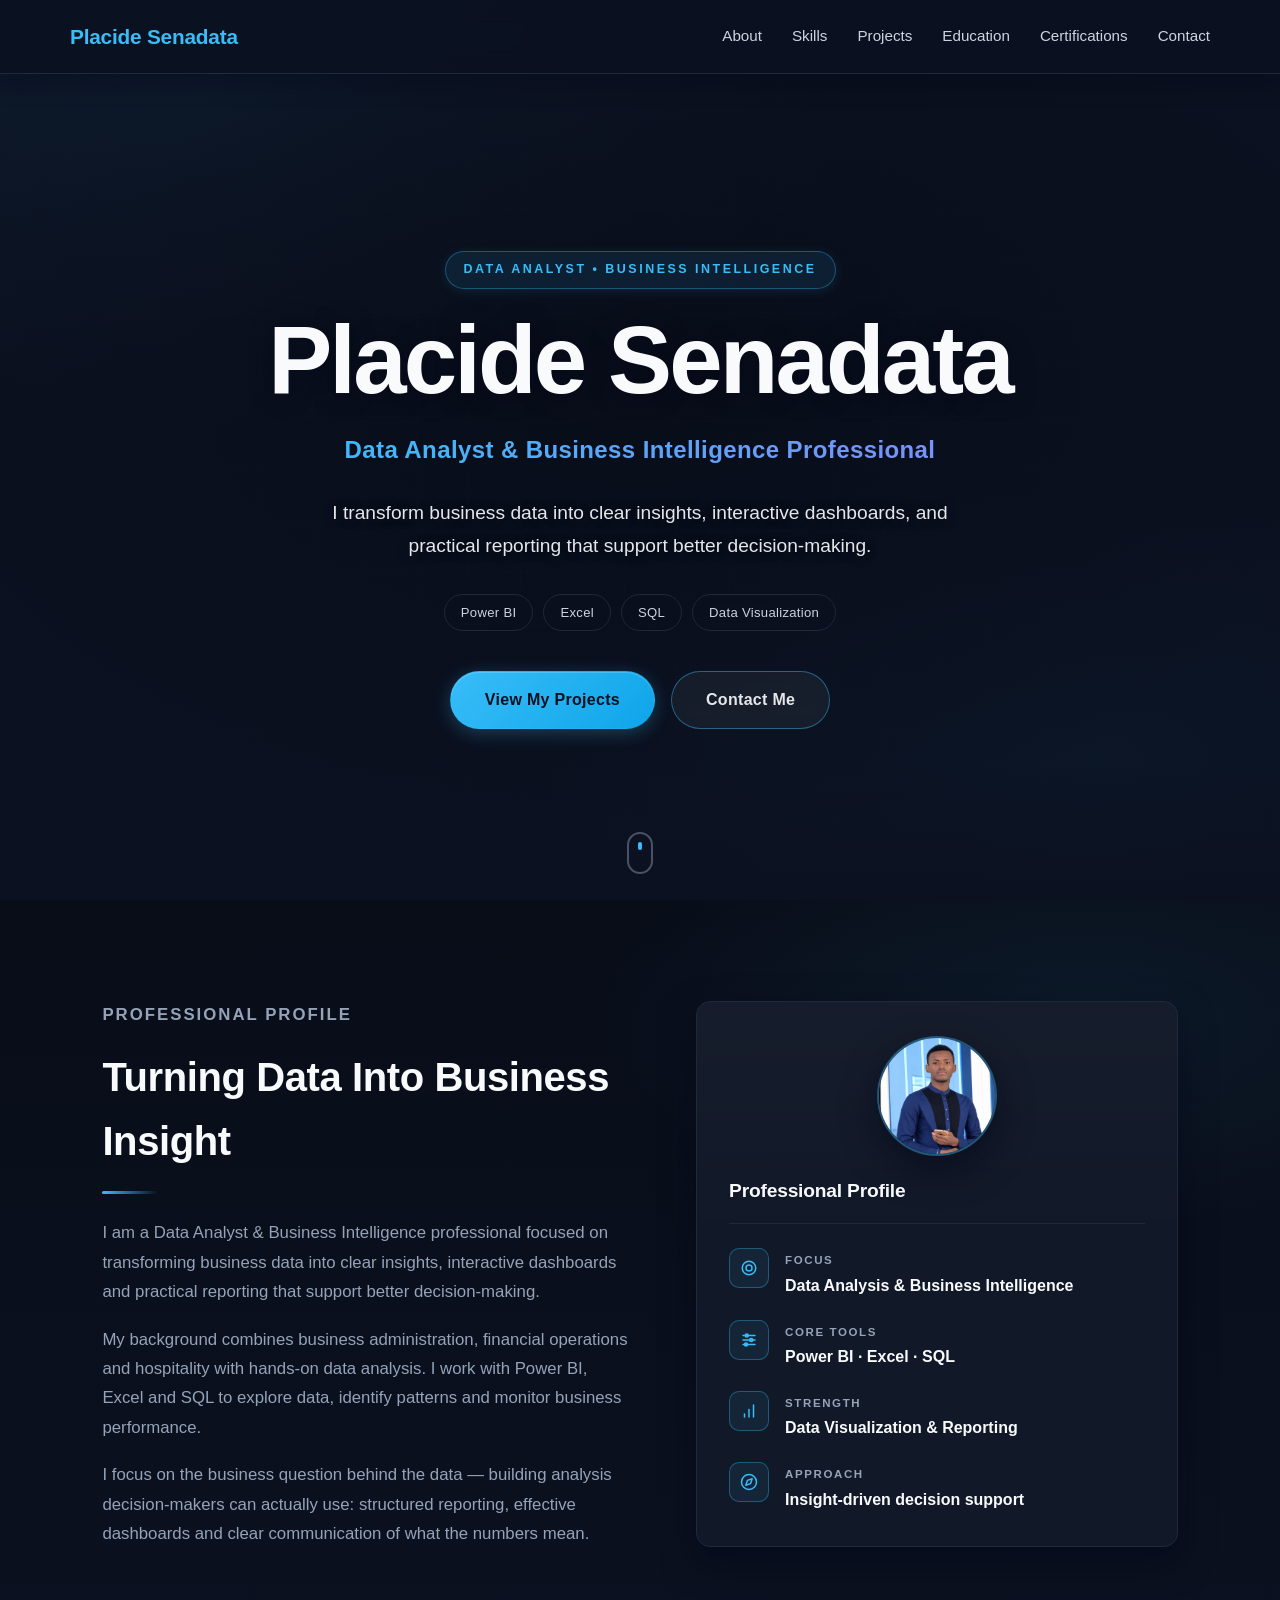
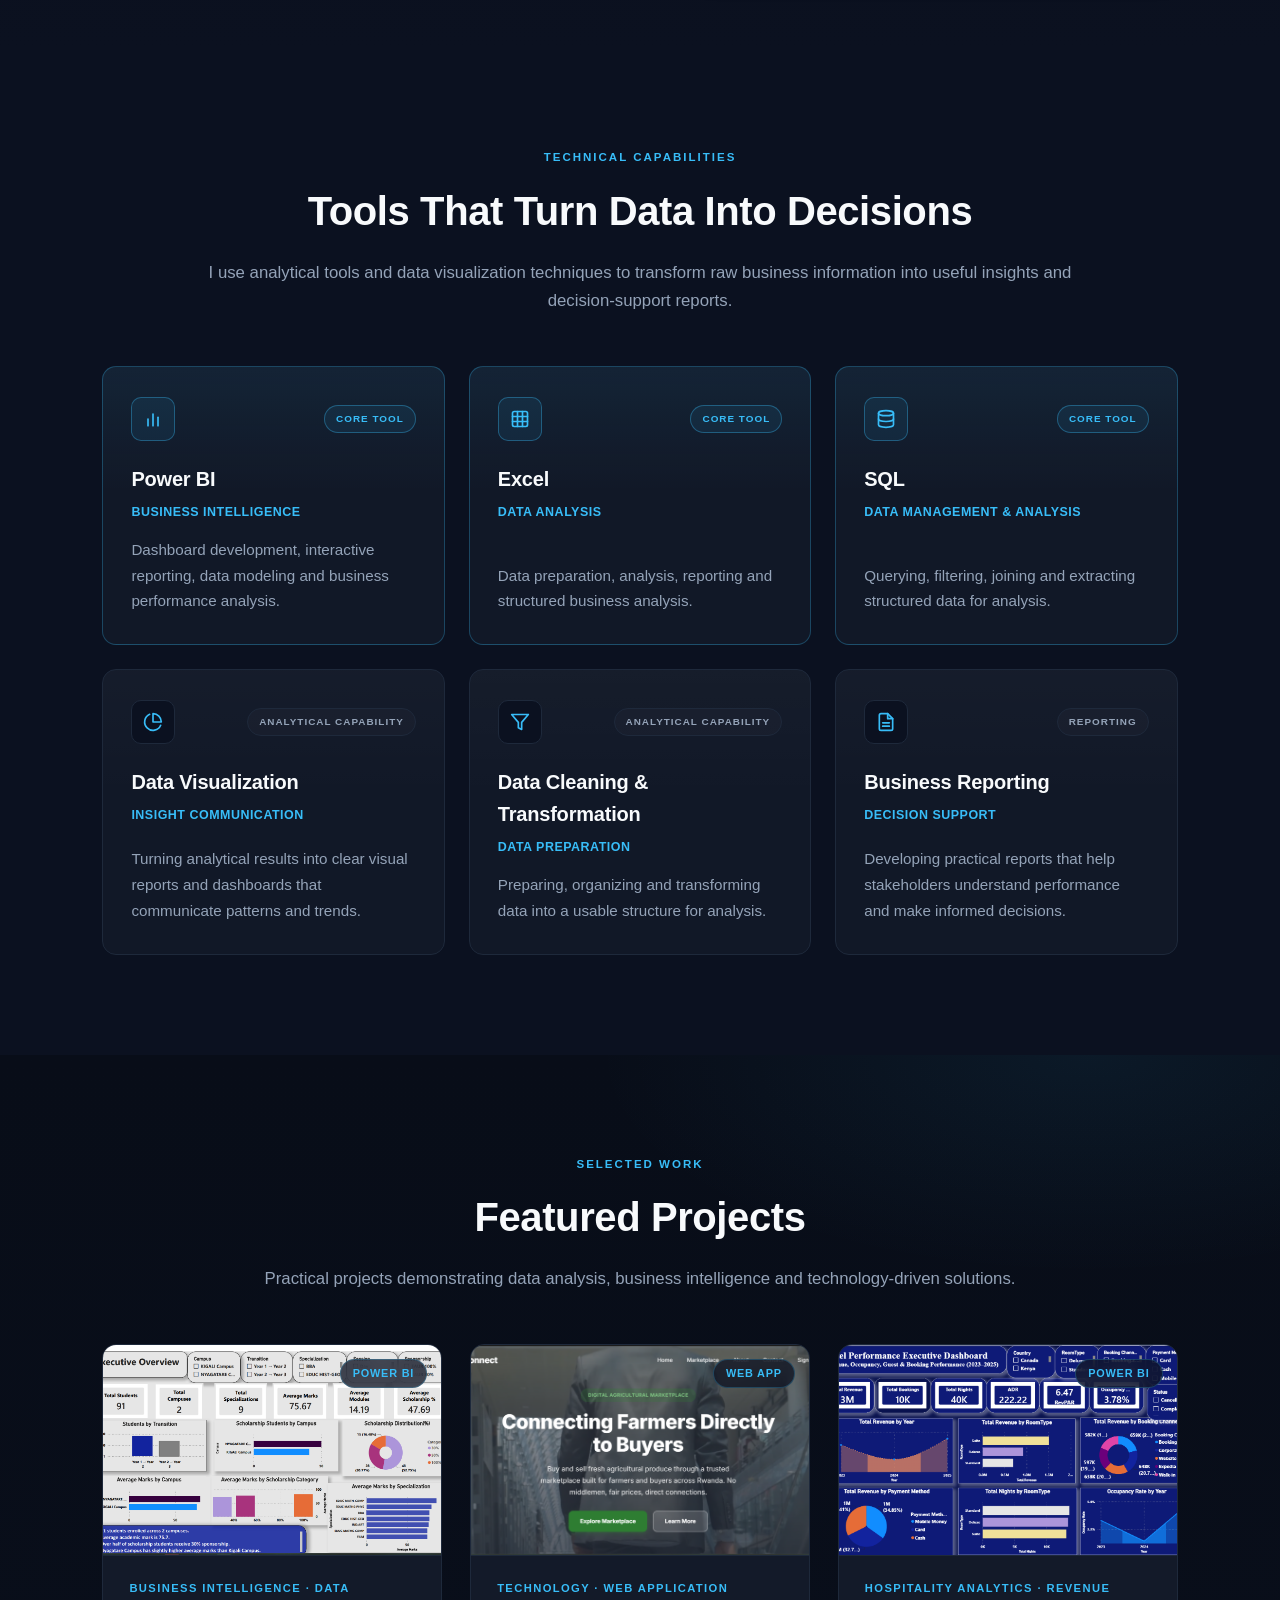
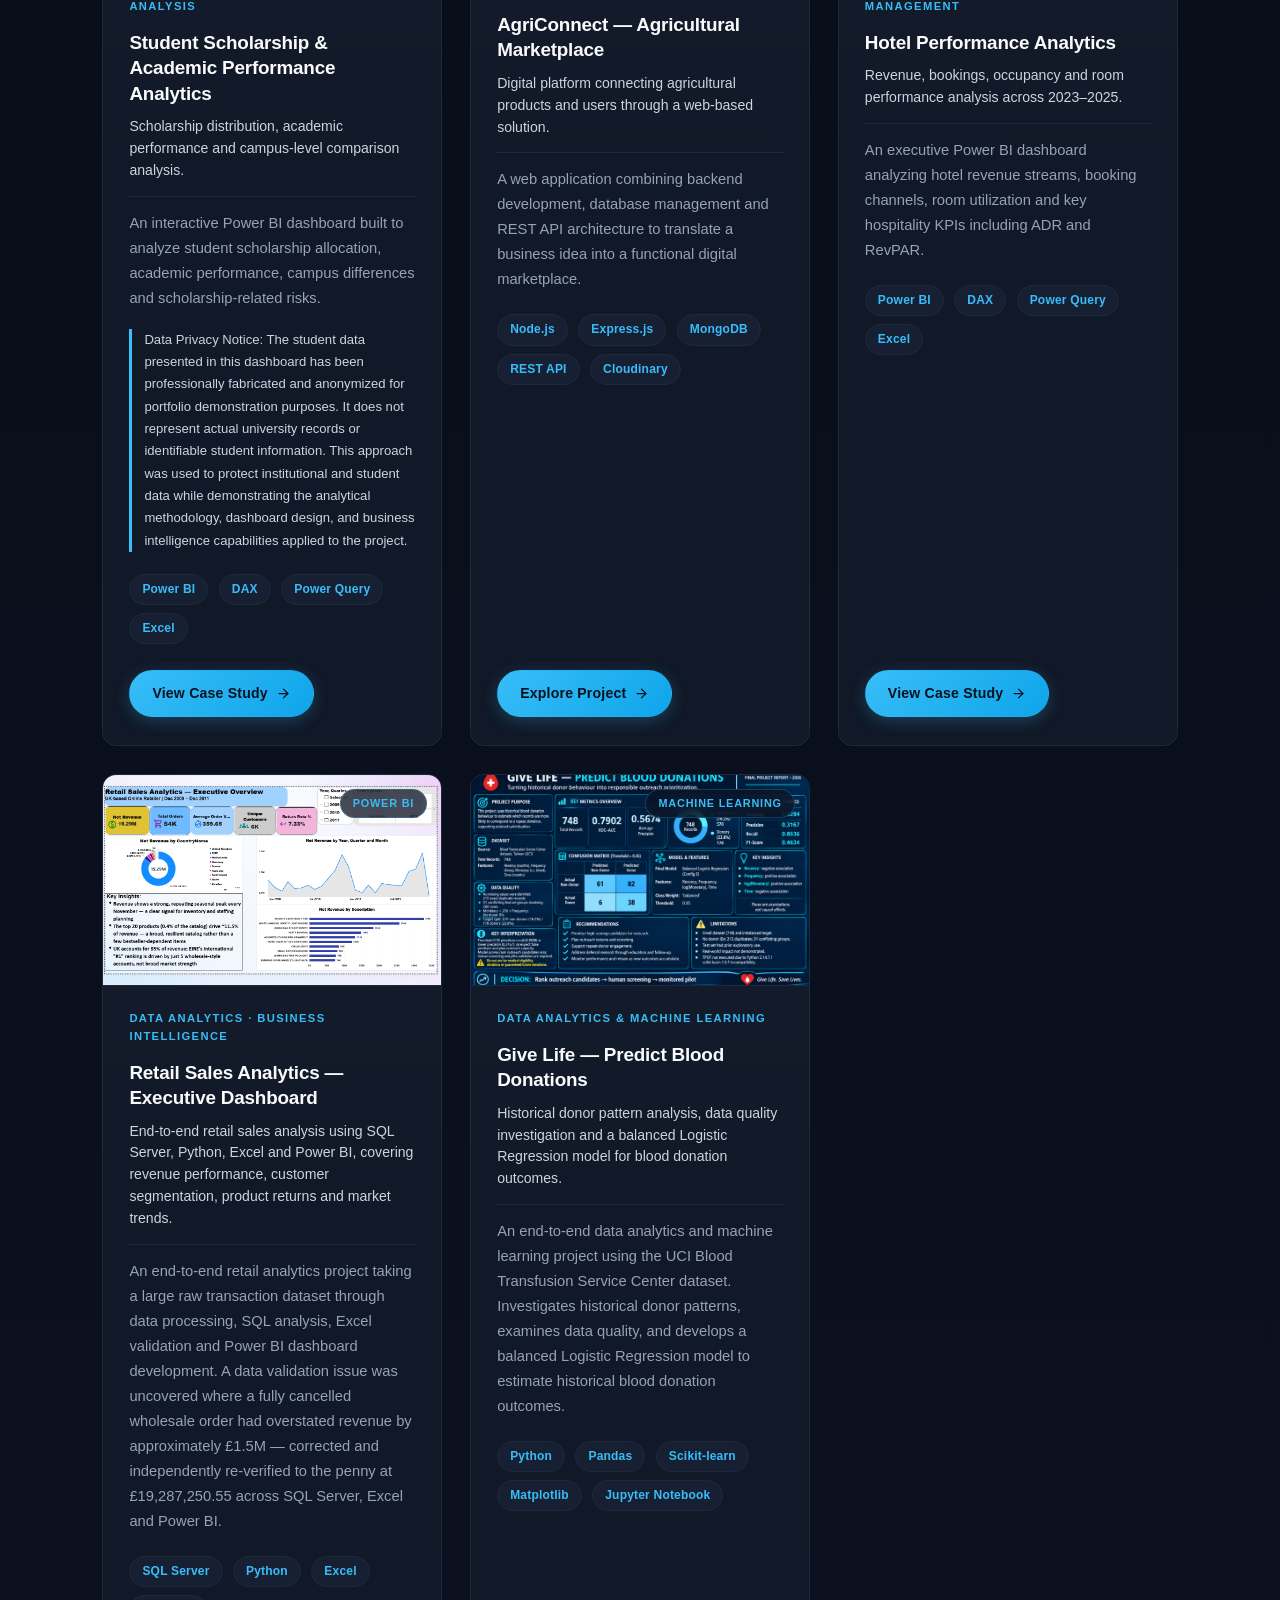
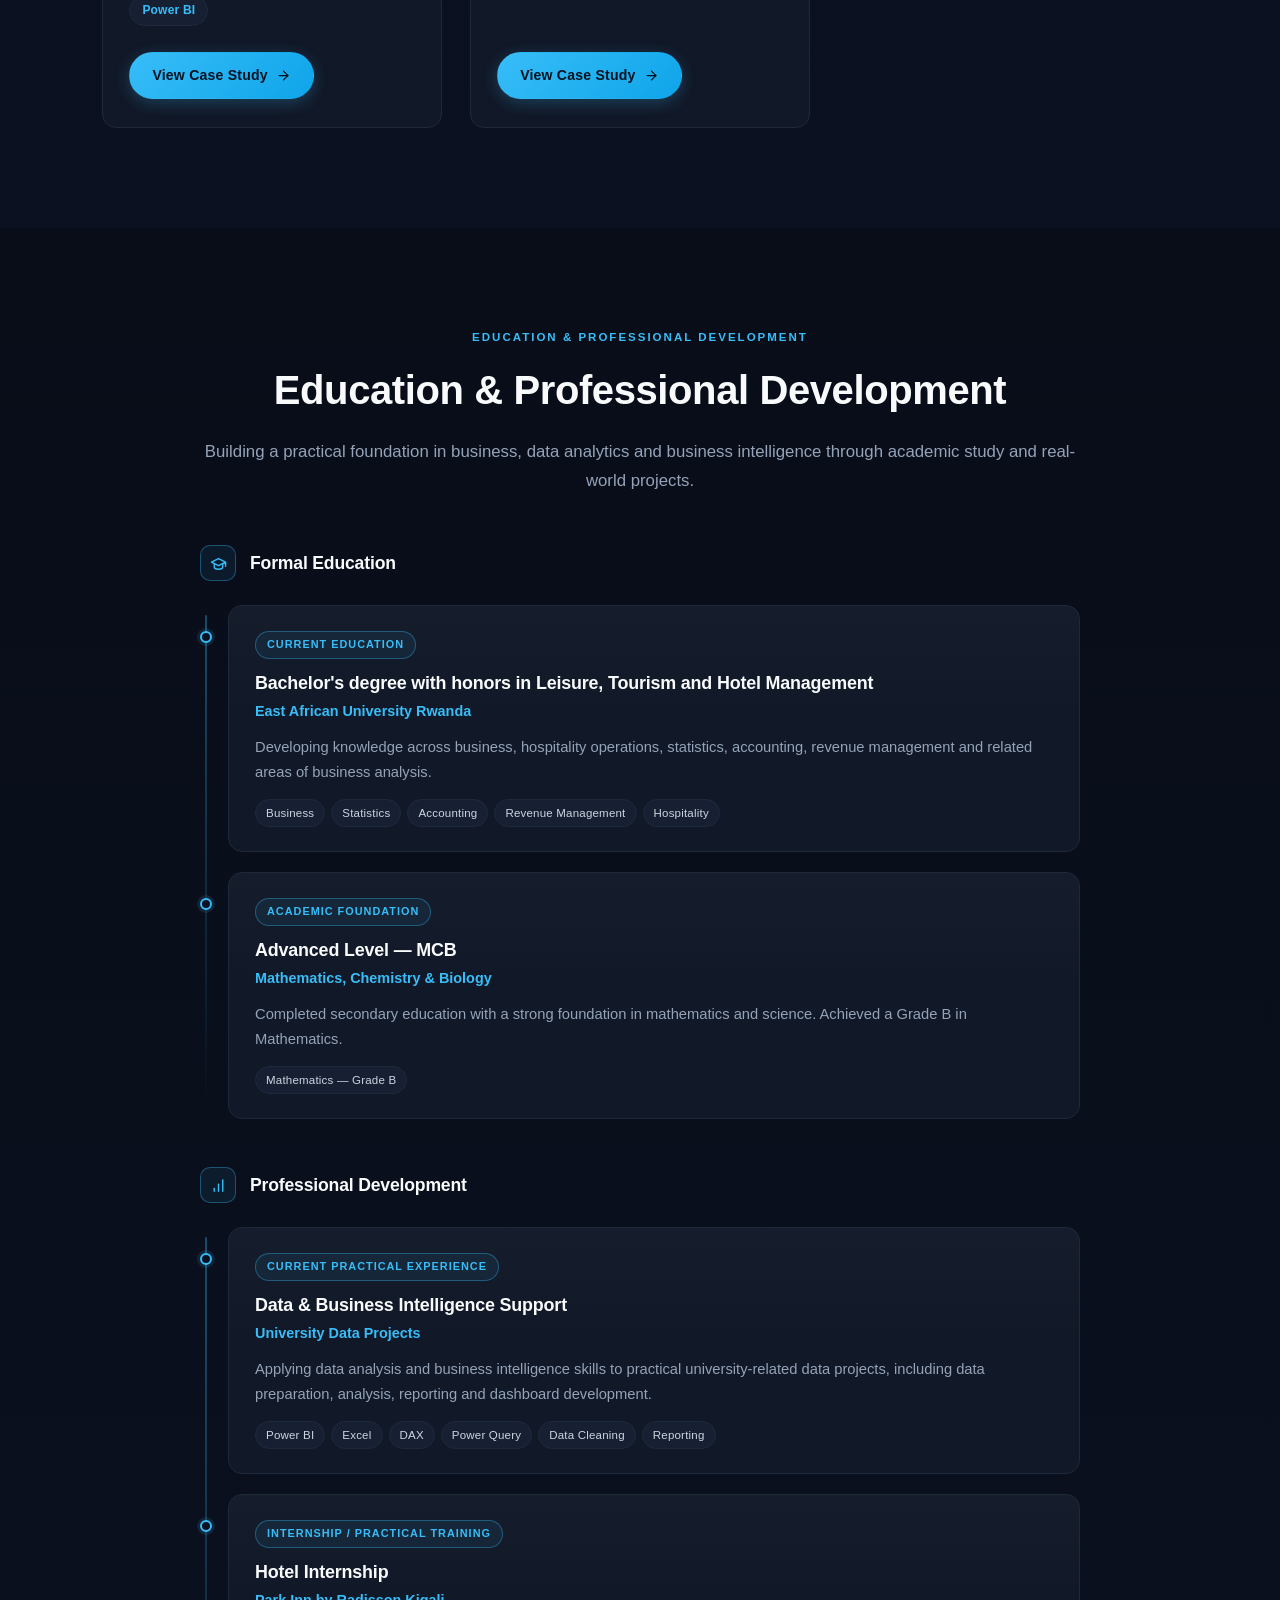
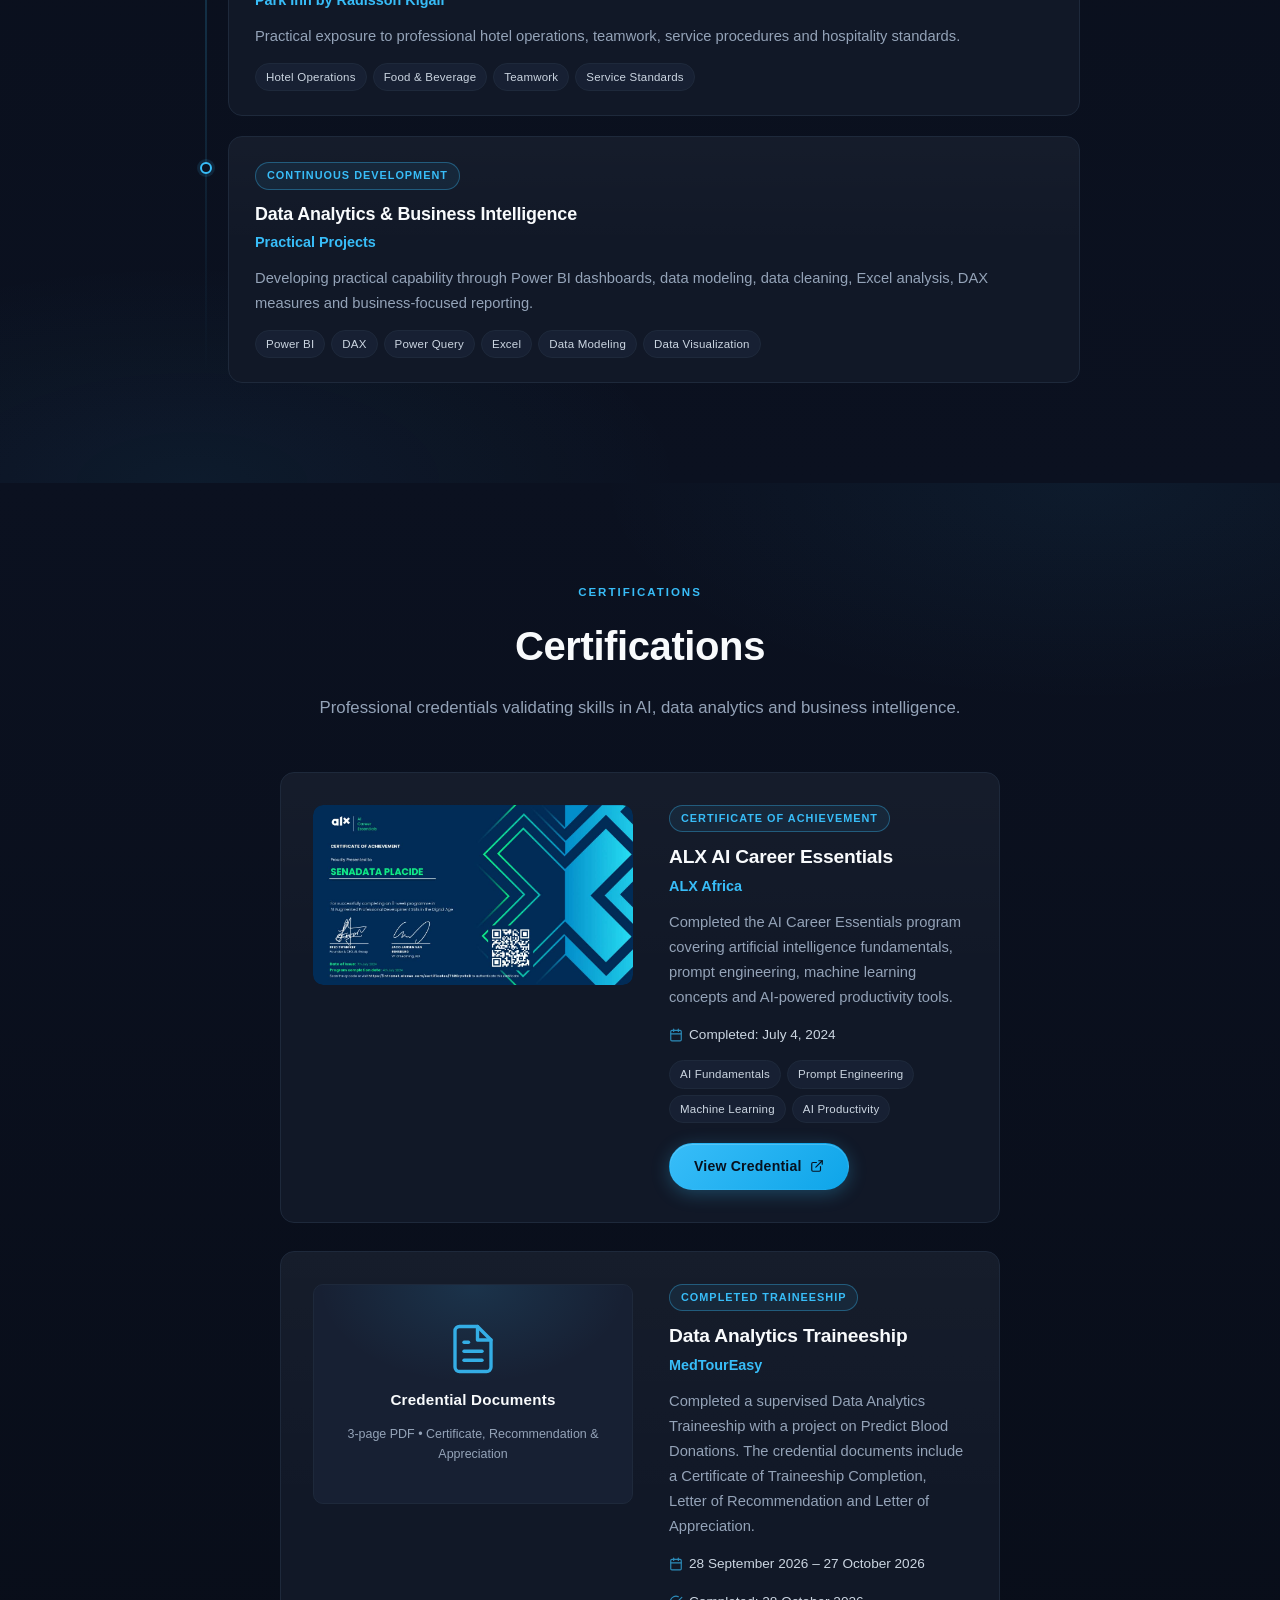
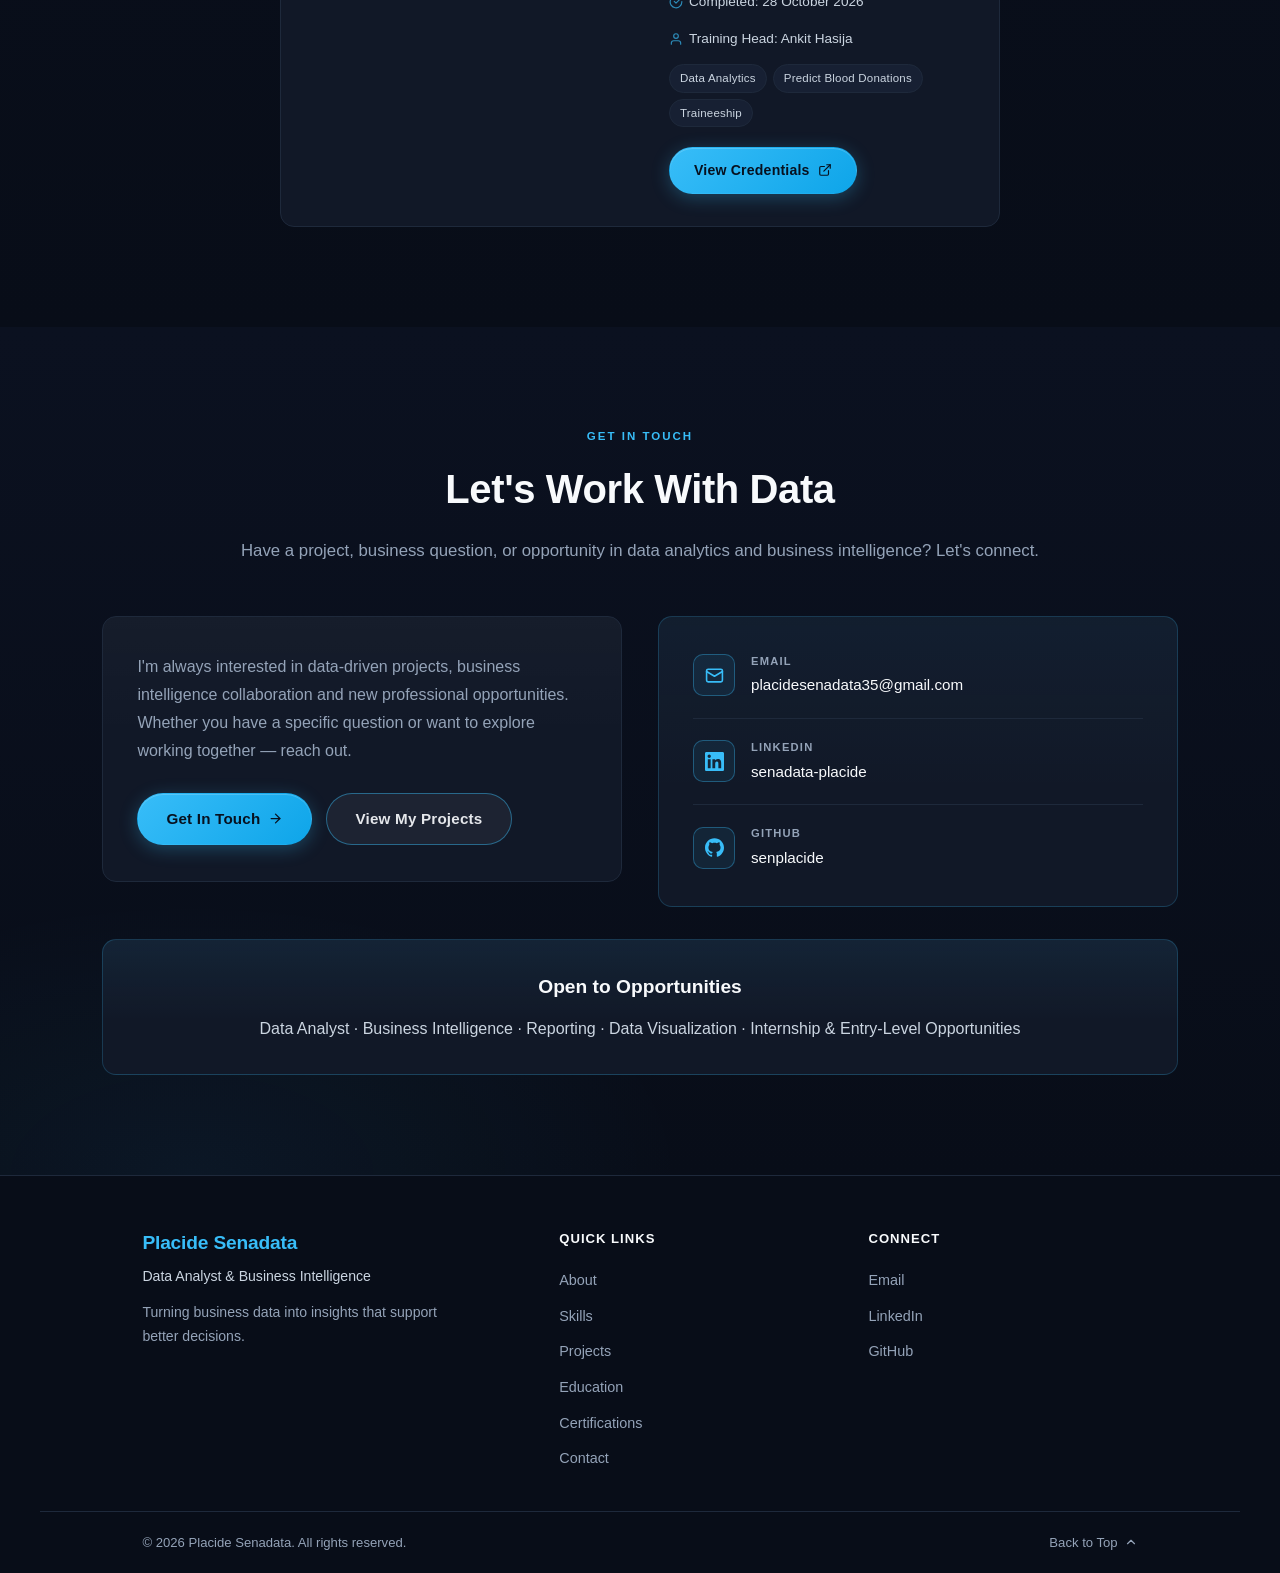
<file: index.html>
<!DOCTYPE html>
<html lang="en">
<head>
    <meta charset="UTF-8">
    <meta name="viewport" content="width=device-width, initial-scale=1.0">

    <title>Placide Senadata | Data Analyst & Business Intelligence Professional</title>
    <meta name="description" content="Portfolio of Placide Senadata, a Data Analyst and Business Intelligence Professional specializing in Power BI, Excel, SQL, data visualization, business reporting, and dashboard development.">
    <meta name="author" content="Placide Senadata">
    <meta name="robots" content="index, follow">
    <link rel="canonical" href="https://senplacide.github.io/placide-portfolio/">
    <meta name="theme-color" content="#0b1120">

    <!-- Favicon -->
    <link rel="icon" type="image/svg+xml" href="assets/favicon.svg">
    <link rel="icon" type="image/png" sizes="32x32" href="assets/favicon-32x32.png">
    <link rel="apple-touch-icon" sizes="180x180" href="assets/apple-touch-icon.png">

    <!-- Open Graph -->
    <meta property="og:type" content="website">
    <meta property="og:title" content="Placide Senadata | Data Analyst & Business Intelligence Professional">
    <meta property="og:description" content="Portfolio of Placide Senadata, a Data Analyst and Business Intelligence Professional specializing in Power BI, Excel, SQL, data visualization, business reporting, and dashboard development.">
    <meta property="og:url" content="https://senplacide.github.io/placide-portfolio/">
    <meta property="og:site_name" content="Placide Senadata Portfolio">
    <meta property="og:image" content="https://senplacide.github.io/placide-portfolio/assets/og-image.png">
    <meta property="og:image:width" content="1200">
    <meta property="og:image:height" content="630">
    <meta property="og:image:alt" content="Placide Senadata - Data Analyst & Business Intelligence Professional">

    <!-- Twitter / X -->
    <meta name="twitter:card" content="summary_large_image">
    <meta name="twitter:title" content="Placide Senadata | Data Analyst & Business Intelligence Professional">
    <meta name="twitter:description" content="Portfolio of Placide Senadata, a Data Analyst and Business Intelligence Professional specializing in Power BI, Excel, SQL, data visualization, business reporting, and dashboard development.">
    <meta name="twitter:image" content="https://senplacide.github.io/placide-portfolio/assets/og-image.png">
    <meta name="twitter:image:alt" content="Placide Senadata - Data Analyst & Business Intelligence Professional">

    <link rel="stylesheet" href="style.css">
</head>

<body>

    <!-- Navigation -->
    <header>
        <nav aria-label="Primary">
            <a href="#home" class="logo">Placide Senadata</a>

            <button class="nav-toggle" aria-label="Toggle navigation" aria-expanded="false" aria-controls="nav-menu">
                <span></span>
                <span></span>
                <span></span>
            </button>

            <div class="nav-links" id="nav-menu">
                <a href="#about">About</a>
                <a href="#skills">Skills</a>
                <a href="#projects">Projects</a>
                <a href="#education">Education</a>
                <a href="#certifications">Certifications</a>
                <a href="#contact">Contact</a>
            </div>
        </nav>
    </header>


    <!-- Hero Section -->
    <main>

        <section id="home" class="hero">

            <div class="hero-video" aria-hidden="true">
                <video autoplay muted loop playsinline preload="metadata">
                    <source src="assets/images/data visual.mp4" type="video/mp4">
                </video>
            </div>

            <div class="hero-overlay" aria-hidden="true"></div>

            <div class="hero-content">

                <p class="intro">DATA ANALYST • BUSINESS INTELLIGENCE</p>

                <h1>Placide Senadata</h1>

                <h2>Data Analyst & Business Intelligence Professional</h2>

                <p class="hero-description">
                    I transform business data into clear insights, interactive dashboards,
                    and practical reporting that support better decision-making.
                </p>

                <div class="hero-tools">
                    <span>Power BI</span>
                    <span>Excel</span>
                    <span>SQL</span>
                    <span>Data Visualization</span>
                </div>

                <div class="hero-buttons">
                    <a href="#projects">View My Projects</a>
                    <a href="#contact">Contact Me</a>
                </div>

            </div>

            <div class="hero-scroll" aria-hidden="true"></div>

        </section>


        <!-- About -->
        <section id="about">

            <div class="about-grid">

                <!-- Left: heading & introduction -->

                <div class="about-intro">

                    <p class="section-label">PROFESSIONAL PROFILE</p>

                    <h2>Turning Data Into Business Insight</h2>

                    <p>
                        I am a Data Analyst &amp; Business Intelligence professional
                        focused on transforming business data into clear insights,
                        interactive dashboards and practical reporting that support
                        better decision-making.
                    </p>

                    <p>
                        My background combines business administration, financial
                        operations and hospitality with hands-on data analysis. I
                        work with Power BI, Excel and SQL to explore data, identify
                        patterns and monitor business performance.
                    </p>

                    <p>
                        I focus on the business question behind the data — building
                        analysis decision-makers can actually use: structured
                        reporting, effective dashboards and clear communication of
                        what the numbers mean.
                    </p>

                </div>

                <!-- Right: professional profile card -->

                <div class="about-profile">

                <img
                    src="assets/images/Placide.Image.png"
                    alt="Placide Senadata — Data Analyst & Business Intelligence Professional"
                    class="about-photo"
                    loading="lazy"
                >

                    <h3>Professional Profile</h3>

                    <ul class="profile-list">

                        <li>
                            <span class="profile-icon" aria-hidden="true">
                                <svg xmlns="http://www.w3.org/2000/svg" viewBox="0 0 24 24" fill="none" stroke="currentColor" stroke-width="2" stroke-linecap="round" stroke-linejoin="round">
                                    <circle cx="12" cy="12" r="9"/>
                                    <circle cx="12" cy="12" r="4"/>
                                </svg>
                            </span>
                            <span class="profile-text">
                                <span class="profile-label">Focus</span>
                                <span class="profile-value">Data Analysis &amp; Business Intelligence</span>
                            </span>
                        </li>

                        <li>
                            <span class="profile-icon" aria-hidden="true">
                                <svg xmlns="http://www.w3.org/2000/svg" viewBox="0 0 24 24" fill="none" stroke="currentColor" stroke-width="2" stroke-linecap="round" stroke-linejoin="round">
                                    <line x1="4" y1="6" x2="20" y2="6"/>
                                    <line x1="4" y1="12" x2="20" y2="12"/>
                                    <line x1="4" y1="18" x2="20" y2="18"/>
                                    <circle cx="9" cy="6" r="2"/>
                                    <circle cx="15" cy="12" r="2"/>
                                    <circle cx="8" cy="18" r="2"/>
                                </svg>
                            </span>
                            <span class="profile-text">
                                <span class="profile-label">Core Tools</span>
                                <span class="profile-value">Power BI · Excel · SQL</span>
                            </span>
                        </li>

                        <li>
                            <span class="profile-icon" aria-hidden="true">
                                <svg xmlns="http://www.w3.org/2000/svg" viewBox="0 0 24 24" fill="none" stroke="currentColor" stroke-width="2" stroke-linecap="round" stroke-linejoin="round">
                                    <line x1="6" y1="20" x2="6" y2="16"/>
                                    <line x1="12" y1="20" x2="12" y2="10"/>
                                    <line x1="18" y1="20" x2="18" y2="4"/>
                                </svg>
                            </span>
                            <span class="profile-text">
                                <span class="profile-label">Strength</span>
                                <span class="profile-value">Data Visualization &amp; Reporting</span>
                            </span>
                        </li>

                        <li>
                            <span class="profile-icon" aria-hidden="true">
                                <svg xmlns="http://www.w3.org/2000/svg" viewBox="0 0 24 24" fill="none" stroke="currentColor" stroke-width="2" stroke-linecap="round" stroke-linejoin="round">
                                    <circle cx="12" cy="12" r="10"/>
                                    <polygon points="16.24 7.76 14.12 14.12 7.76 16.24 9.88 9.88 16.24 7.76"/>
                                </svg>
                            </span>
                            <span class="profile-text">
                                <span class="profile-label">Approach</span>
                                <span class="profile-value">Insight-driven decision support</span>
                            </span>
                        </li>

                    </ul>

                </div>

            </div>

        </section>


        <!-- Skills -->
        <section id="skills">

            <div class="section-header">

                <p class="section-label">TECHNICAL CAPABILITIES</p>

                <h2>Tools That Turn Data Into Decisions</h2>

                <p class="section-description">
                    I use analytical tools and data visualization techniques to
                    transform raw business information into useful insights and
                    decision-support reports.
                </p>

            </div>

            <div class="skills-grid">

                <!-- Power BI -->

                <article class="skill-card skill-card-core">

                    <div class="skill-top">
                        <span class="skill-icon" aria-hidden="true">
                            <svg xmlns="http://www.w3.org/2000/svg" viewBox="0 0 24 24" width="20" height="20" fill="none" stroke="currentColor" stroke-width="2" stroke-linecap="round" stroke-linejoin="round">
                                <line x1="6" y1="20" x2="6" y2="12"/>
                                <line x1="12" y1="20" x2="12" y2="6"/>
                                <line x1="18" y1="20" x2="18" y2="10"/>
                            </svg>
                        </span>
                        <span class="skill-badge">Core Tool</span>
                    </div>

                    <h3>Power BI</h3>

                    <p class="skill-category">Business Intelligence</p>

                    <p class="skill-desc">
                        Dashboard development, interactive reporting, data
                        modeling and business performance analysis.
                    </p>

                </article>

                <!-- Excel -->

                <article class="skill-card skill-card-core">

                    <div class="skill-top">
                        <span class="skill-icon" aria-hidden="true">
                            <svg xmlns="http://www.w3.org/2000/svg" viewBox="0 0 24 24" width="20" height="20" fill="none" stroke="currentColor" stroke-width="2" stroke-linecap="round" stroke-linejoin="round">
                                <rect x="3" y="3" width="18" height="18" rx="2"/>
                                <line x1="3" y1="9" x2="21" y2="9"/>
                                <line x1="3" y1="15" x2="21" y2="15"/>
                                <line x1="9" y1="3" x2="9" y2="21"/>
                                <line x1="15" y1="3" x2="15" y2="21"/>
                            </svg>
                        </span>
                        <span class="skill-badge">Core Tool</span>
                    </div>

                    <h3>Excel</h3>

                    <p class="skill-category">Data Analysis</p>

                    <p class="skill-desc">
                        Data preparation, analysis, reporting and structured
                        business analysis.
                    </p>

                </article>

                <!-- SQL -->

                <article class="skill-card skill-card-core">

                    <div class="skill-top">
                        <span class="skill-icon" aria-hidden="true">
                            <svg xmlns="http://www.w3.org/2000/svg" viewBox="0 0 24 24" width="20" height="20" fill="none" stroke="currentColor" stroke-width="2" stroke-linecap="round" stroke-linejoin="round">
                                <ellipse cx="12" cy="5" rx="9" ry="3"/>
                                <path d="M21 12c0 1.66-4 3-9 3s-9-1.34-9-3"/>
                                <path d="M3 5v14c0 1.66 4 3 9 3s9-1.34 9-3V5"/>
                            </svg>
                        </span>
                        <span class="skill-badge">Core Tool</span>
                    </div>

                    <h3>SQL</h3>

                    <p class="skill-category">Data Management &amp; Analysis</p>

                    <p class="skill-desc">
                        Querying, filtering, joining and extracting structured
                        data for analysis.
                    </p>

                </article>

                <!-- Data Visualization -->

                <article class="skill-card">

                    <div class="skill-top">
                        <span class="skill-icon" aria-hidden="true">
                            <svg xmlns="http://www.w3.org/2000/svg" viewBox="0 0 24 24" width="20" height="20" fill="none" stroke="currentColor" stroke-width="2" stroke-linecap="round" stroke-linejoin="round">
                                <path d="M21.21 15.89A10 10 0 1 1 8 2.83"/>
                                <path d="M22 12A10 10 0 0 0 12 2v10z"/>
                            </svg>
                        </span>
                        <span class="skill-badge">Analytical Capability</span>
                    </div>

                    <h3>Data Visualization</h3>

                    <p class="skill-category">Insight Communication</p>

                    <p class="skill-desc">
                        Turning analytical results into clear visual reports and
                        dashboards that communicate patterns and trends.
                    </p>

                </article>

                <!-- Data Cleaning & Transformation -->

                <article class="skill-card">

                    <div class="skill-top">
                        <span class="skill-icon" aria-hidden="true">
                            <svg xmlns="http://www.w3.org/2000/svg" viewBox="0 0 24 24" width="20" height="20" fill="none" stroke="currentColor" stroke-width="2" stroke-linecap="round" stroke-linejoin="round">
                                <path d="M22 3H2l8 9.46V19l4 2v-8.54L22 3z"/>
                            </svg>
                        </span>
                        <span class="skill-badge">Analytical Capability</span>
                    </div>

                    <h3>Data Cleaning &amp; Transformation</h3>

                    <p class="skill-category">Data Preparation</p>

                    <p class="skill-desc">
                        Preparing, organizing and transforming data into a usable
                        structure for analysis.
                    </p>

                </article>

                <!-- Business Reporting -->

                <article class="skill-card">

                    <div class="skill-top">
                        <span class="skill-icon" aria-hidden="true">
                            <svg xmlns="http://www.w3.org/2000/svg" viewBox="0 0 24 24" width="20" height="20" fill="none" stroke="currentColor" stroke-width="2" stroke-linecap="round" stroke-linejoin="round">
                                <path d="M14 2H6a2 2 0 0 0-2 2v16a2 2 0 0 0 2 2h12a2 2 0 0 0 2-2V8z"/>
                                <line x1="16" y1="13" x2="8" y2="13"/>
                                <line x1="16" y1="17" x2="8" y2="17"/>
                                <polyline points="14 2 14 8 20 8"/>
                            </svg>
                        </span>
                        <span class="skill-badge">Reporting</span>
                    </div>

                    <h3>Business Reporting</h3>

                    <p class="skill-category">Decision Support</p>

                    <p class="skill-desc">
                        Developing practical reports that help stakeholders
                        understand performance and make informed decisions.
                    </p>

                </article>

            </div>

        </section>


        <!-- Projects -->
        <section id="projects">

            <div class="section-header">
                <p class="section-label">SELECTED WORK</p>
                <h2>Featured Projects</h2>
                <p class="section-description">
                    Practical projects demonstrating data analysis, business
                    intelligence and technology-driven solutions.
                </p>
            </div>

            <div class="projects-container">

                <!-- Scholarship Dashboard -->
                <article class="project-card">

                    <div class="project-image">
                        <img
                            src="assets/images/scholarship-dashboard.png"
                            alt="Interactive Power BI dashboard showing student scholarship distribution, academic performance charts and campus-level comparison metrics"
                            loading="lazy"
                        >
                        <span class="project-image-badge" aria-hidden="true">Power BI</span>
                    </div>

                    <div class="project-content">

                        <div class="project-meta">
                            <p class="project-category">Business Intelligence · Data Analysis</p>
                        </div>

                        <h3>Student Scholarship &amp; Academic Performance Analytics</h3>

                        <p class="project-context">
                            Scholarship distribution, academic performance
                            and campus-level comparison analysis.
                        </p>

                        <p class="project-desc">
                            An interactive Power BI dashboard built to
                            analyze student scholarship allocation, academic
                            performance, campus differences and
                            scholarship-related risks.
                        </p>

                        <p class="project-desc project-notice">
                            Data Privacy Notice: The student data presented in this
                            dashboard has been professionally fabricated and anonymized
                            for portfolio demonstration purposes. It does not represent
                            actual university records or identifiable student information.
                            This approach was used to protect institutional and student
                            data while demonstrating the analytical methodology, dashboard
                            design, and business intelligence capabilities applied to the
                            project.
                        </p>

                        <div class="project-tags">
                            <span>Power BI</span>
                            <span>DAX</span>
                            <span>Power Query</span>
                            <span>Excel</span>
                        </div>

                        <a href="projects/scholarship-dashboard.html" class="project-link" aria-label="View case study for Student Scholarship & Academic Performance Analytics">
                            View Case Study
                            <svg xmlns="http://www.w3.org/2000/svg" width="16" height="16" viewBox="0 0 24 24" fill="none" stroke="currentColor" stroke-width="2" stroke-linecap="round" stroke-linejoin="round" aria-hidden="true"><path d="M5 12h14"/><path d="m12 5 7 7-7 7"/></svg>
                        </a>

                    </div>

                </article>

                <!-- AgriConnect -->
                <article class="project-card">

                    <div class="project-image">
                        <img
                            src="assets/images/agriconnect.png"
                            alt="AgriConnect web application showing the agricultural marketplace interface with product listings and digital platform features"
                            loading="lazy"
                        >
                        <span class="project-image-badge" aria-hidden="true">Web App</span>
                    </div>

                    <div class="project-content">

                        <div class="project-meta">
                            <p class="project-category">Technology · Web Application</p>
                        </div>

                        <h3>AgriConnect — Agricultural Marketplace</h3>

                        <p class="project-context">
                            Digital platform connecting agricultural products
                            and users through a web-based solution.
                        </p>

                        <p class="project-desc">
                            A web application combining backend development,
                            database management and REST API architecture
                            to translate a business idea into a functional
                            digital marketplace.
                        </p>

                        <div class="project-tags">
                            <span>Node.js</span>
                            <span>Express.js</span>
                            <span>MongoDB</span>
                            <span>REST API</span>
                            <span>Cloudinary</span>
                        </div>

                        <a href="https://agri-marketplace-api.onrender.com/" target="_blank" rel="noopener noreferrer" class="project-link" aria-label="Explore the AgriConnect agricultural marketplace application">
                            Explore Project
                            <svg xmlns="http://www.w3.org/2000/svg" width="16" height="16" viewBox="0 0 24 24" fill="none" stroke="currentColor" stroke-width="2" stroke-linecap="round" stroke-linejoin="round" aria-hidden="true"><path d="M5 12h14"/><path d="m12 5 7 7-7 7"/></svg>
                        </a>

                    </div>

                </article>

                <!-- Hotel Analysis -->
                <article class="project-card">

                    <div class="project-image">
                        <img
                            src="assets/images/hotel-dashboard.png"
                            alt="Executive Power BI dashboard displaying hotel revenue, bookings, occupancy rates and key hospitality performance metrics from 2023 to 2025"
                            loading="lazy"
                        >
                        <span class="project-image-badge" aria-hidden="true">Power BI</span>
                    </div>

                    <div class="project-content">

                        <div class="project-meta">
                            <p class="project-category">Hospitality Analytics · Revenue Management</p>
                        </div>

                        <h3>Hotel Performance Analytics</h3>

                        <p class="project-context">
                            Revenue, bookings, occupancy and room performance
                            analysis across 2023–2025.
                        </p>

                        <p class="project-desc">
                            An executive Power BI dashboard analyzing hotel
                            revenue streams, booking channels, room
                            utilization and key hospitality KPIs including
                            ADR and RevPAR.
                        </p>

                        <div class="project-tags">
                            <span>Power BI</span>
                            <span>DAX</span>
                            <span>Power Query</span>
                            <span>Excel</span>
                        </div>

                        <a href="projects/hotel-analysis.html" class="project-link" aria-label="View case study for Hotel Performance Analytics">
                            View Case Study
                            <svg xmlns="http://www.w3.org/2000/svg" width="16" height="16" viewBox="0 0 24 24" fill="none" stroke="currentColor" stroke-width="2" stroke-linecap="round" stroke-linejoin="round" aria-hidden="true"><path d="M5 12h14"/><path d="m12 5 7 7-7 7"/></svg>
                        </a>

                    </div>

                </article>

                <!-- Retail Sales Analytics -->
                <article class="project-card">

                    <div class="project-image">
                        <img
                            src="assets/images/retail-sales-dashboard.png"
                            alt="Executive Power BI dashboard displaying retail sales revenue, customer segmentation, product returns and market trends"
                            loading="lazy"
                        >
                        <span class="project-image-badge" aria-hidden="true">Power BI</span>
                    </div>

                    <div class="project-content">

                        <div class="project-meta">
                            <p class="project-category">Data Analytics · Business Intelligence</p>
                        </div>

                        <h3>Retail Sales Analytics — Executive Dashboard</h3>

                        <p class="project-context">
                            End-to-end retail sales analysis using SQL
                            Server, Python, Excel and Power BI, covering
                            revenue performance, customer segmentation,
                            product returns and market trends.
                        </p>

                        <p class="project-desc">
                            An end-to-end retail analytics project taking
                            a large raw transaction dataset through data
                            processing, SQL analysis, Excel validation
                            and Power BI dashboard development. A data
                            validation issue was uncovered where a fully
                            cancelled wholesale order had overstated revenue
                            by approximately £1.5M — corrected and
                            independently re-verified to the penny at
                            £19,287,250.55 across SQL Server, Excel and
                            Power BI.
                        </p>

                        <div class="project-tags">
                            <span>SQL Server</span>
                            <span>Python</span>
                            <span>Excel</span>
                            <span>Power BI</span>
                        </div>

                        <a href="projects/retail-sales-analytics.html" class="project-link" aria-label="View case study for Retail Sales Analytics — Executive Dashboard">
                            View Case Study
                            <svg xmlns="http://www.w3.org/2000/svg" width="16" height="16" viewBox="0 0 24 24" fill="none" stroke="currentColor" stroke-width="2" stroke-linecap="round" stroke-linejoin="round" aria-hidden="true"><path d="M5 12h14"/><path d="m12 5 7 7-7 7"/></svg>
                        </a>

                    </div>

                </article>

                <!-- Give Life — Predict Blood Donations -->
                <article class="project-card">

                    <div class="project-image">
                        <img
                            src="assets/images/Blood Donation Prediction Dashboard.png"
                            alt="Dashboard preview for the Give Life — Predict Blood Donations project"
                            loading="lazy"
                        >
                        <span class="project-image-badge" aria-hidden="true">Machine Learning</span>
                    </div>

                    <div class="project-content">

                        <div class="project-meta">
                            <p class="project-category">Data Analytics &amp; Machine Learning</p>
                        </div>

                        <h3>Give Life — Predict Blood Donations</h3>

                        <p class="project-context">
                            Historical donor pattern analysis, data quality
                            investigation and a balanced Logistic Regression
                            model for blood donation outcomes.
                        </p>

                        <p class="project-desc">
                            An end-to-end data analytics and machine learning
                            project using the UCI Blood Transfusion Service
                            Center dataset. Investigates historical donor
                            patterns, examines data quality, and develops a
                            balanced Logistic Regression model to estimate
                            historical blood donation outcomes.
                        </p>

                        <div class="project-tags">
                            <span>Python</span>
                            <span>Pandas</span>
                            <span>Scikit-learn</span>
                            <span>Matplotlib</span>
                            <span>Jupyter Notebook</span>
                        </div>

                        <a href="projects/blood-donation-prediction.html" class="project-link" aria-label="View case study for Give Life — Predict Blood Donations">
                            View Case Study
                            <svg xmlns="http://www.w3.org/2000/svg" width="16" height="16" viewBox="0 0 24 24" fill="none" stroke="currentColor" stroke-width="2" stroke-linecap="round" stroke-linejoin="round" aria-hidden="true"><path d="M5 12h14"/><path d="m12 5 7 7-7 7"/></svg>
                        </a>

                    </div>

                </article>

            </div>

        </section>


        <section id="education" class="education-section">

            <div class="section-header">

                <p class="section-label">
                    EDUCATION & PROFESSIONAL DEVELOPMENT
                </p>

                <h2>
                    Education & Professional Development
                </h2>

                <p class="section-description">
                    Building a practical foundation in business, data analytics
                    and business intelligence through academic study and
                    real-world projects.
                </p>

            </div>

            <div class="education-groups">

                <!-- Formal Education Group -->

                <div class="education-group">

                    <div class="education-group-header">

                        <span class="education-group-icon" aria-hidden="true">
                            <svg xmlns="http://www.w3.org/2000/svg" viewBox="0 0 24 24" fill="none" stroke="currentColor" stroke-width="2" stroke-linecap="round" stroke-linejoin="round">
                                <path d="M22 10v6M2 10l10-5 10 5-10 5z"/>
                                <path d="M6 12v5c0 1.66 2.69 3 6 3s6-1.34 6-3v-5"/>
                            </svg>
                        </span>

                        <h3>Formal Education</h3>

                    </div>

                    <div class="education-timeline">

                        <!-- Bachelor's Degree -->

                        <div class="education-card">

                            <div class="education-card-marker" aria-hidden="true"></div>

                            <div class="education-card-body">

                                <span class="education-badge">Current Education</span>

                                <h4>Bachelor's degree with honors in Leisure, Tourism and Hotel Management</h4>

                                <p class="education-institution">
                                    East African University Rwanda
                                </p>

                                <p class="education-desc">
                                    Developing knowledge across business, hospitality
                                    operations, statistics, accounting, revenue management
                                    and related areas of business analysis.
                                </p>

                                <div class="education-tags">
                                    <span>Business</span>
                                    <span>Statistics</span>
                                    <span>Accounting</span>
                                    <span>Revenue Management</span>
                                    <span>Hospitality</span>
                                </div>

                            </div>

                        </div>

                        <!-- A-Levels -->

                        <div class="education-card">

                            <div class="education-card-marker" aria-hidden="true"></div>

                            <div class="education-card-body">

                                <span class="education-badge">Academic Foundation</span>

                                <h4>Advanced Level — MCB</h4>

                                <p class="education-institution">
                                    Mathematics, Chemistry &amp; Biology
                                </p>

                                <p class="education-desc">
                                    Completed secondary education with a strong foundation
                                    in mathematics and science. Achieved a Grade B in
                                    Mathematics.
                                </p>

                                <div class="education-tags">
                                    <span>Mathematics — Grade B</span>
                                </div>

                            </div>

                        </div>

                    </div>

                </div>

                <!-- Professional Development Group -->

                <div class="education-group">

                    <div class="education-group-header">

                        <span class="education-group-icon" aria-hidden="true">
                            <svg xmlns="http://www.w3.org/2000/svg" viewBox="0 0 24 24" fill="none" stroke="currentColor" stroke-width="2" stroke-linecap="round" stroke-linejoin="round">
                                <line x1="6" y1="20" x2="6" y2="16"/>
                                <line x1="12" y1="20" x2="12" y2="10"/>
                                <line x1="18" y1="20" x2="18" y2="4"/>
                            </svg>
                        </span>

                        <h3>Professional Development</h3>

                    </div>

                    <div class="education-timeline">

                        <!-- Data & BI Support -->

                        <div class="education-card">

                            <div class="education-card-marker" aria-hidden="true"></div>

                            <div class="education-card-body">

                                <span class="education-badge">Current Practical Experience</span>

                                <h4>Data &amp; Business Intelligence Support</h4>

                                <p class="education-institution">
                                    University Data Projects
                                </p>

                                <p class="education-desc">
                                    Applying data analysis and business intelligence skills
                                    to practical university-related data projects,
                                    including data preparation, analysis, reporting and
                                    dashboard development.
                                </p>

                                <div class="education-tags">
                                    <span>Power BI</span>
                                    <span>Excel</span>
                                    <span>DAX</span>
                                    <span>Power Query</span>
                                    <span>Data Cleaning</span>
                                    <span>Reporting</span>
                                </div>

                            </div>

                        </div>

                        <!-- Hotel Internship -->

                        <div class="education-card">

                            <div class="education-card-marker" aria-hidden="true"></div>

                            <div class="education-card-body">

                                <span class="education-badge">Internship / Practical Training</span>

                                <h4>Hotel Internship</h4>

                                <p class="education-institution">
                                    Park Inn by Radisson Kigali
                                </p>

                                <p class="education-desc">
                                    Practical exposure to professional hotel operations,
                                    teamwork, service procedures and hospitality standards.
                                </p>

                                <div class="education-tags">
                                    <span>Hotel Operations</span>
                                    <span>Food &amp; Beverage</span>
                                    <span>Teamwork</span>
                                    <span>Service Standards</span>
                                </div>

                            </div>

                        </div>

                        <!-- Analytics Development -->

                        <div class="education-card">

                            <div class="education-card-marker" aria-hidden="true"></div>

                            <div class="education-card-body">

                                <span class="education-badge">Continuous Development</span>

                                <h4>Data Analytics &amp; Business Intelligence</h4>

                                <p class="education-institution">
                                    Practical Projects
                                </p>

                                <p class="education-desc">
                                    Developing practical capability through Power BI
                                    dashboards, data modeling, data cleaning, Excel
                                    analysis, DAX measures and business-focused reporting.
                                </p>

                                <div class="education-tags">
                                    <span>Power BI</span>
                                    <span>DAX</span>
                                    <span>Power Query</span>
                                    <span>Excel</span>
                                    <span>Data Modeling</span>
                                    <span>Data Visualization</span>
                                </div>

                            </div>

                        </div>

                    </div>

                </div>

            </div>

        </section>


        <!-- Certifications Section -->

        <section id="certifications" class="certifications-section">

            <div class="section-header">

                <p class="section-label">
                    CERTIFICATIONS
                </p>

                <h2>
                    Certifications
                </h2>

                <p class="section-description">
                    Professional credentials validating skills in AI, data
                    analytics and business intelligence.
                </p>

            </div>

            <div class="certifications-grid">

                <div class="certification-card">

                    <button class="certification-image-link" type="button" aria-label="View ALX AI Career Essentials certificate">
                        <img
                            src="assets/alx-ai-career-essentials-certificate.jpg"
                            alt="ALX AI Career Essentials Certificate of Achievement awarded to Placide Senadata"
                            class="certification-image"
                            loading="lazy"
                        >
                        <span class="certification-image-overlay" aria-hidden="true">
                            <svg xmlns="http://www.w3.org/2000/svg" width="20" height="20" viewBox="0 0 24 24" fill="none" stroke="currentColor" stroke-width="2" stroke-linecap="round" stroke-linejoin="round"><circle cx="11" cy="11" r="8"/><line x1="21" y1="21" x2="16.65" y2="16.65"/><line x1="11" y1="8" x2="11" y2="14"/><line x1="8" y1="11" x2="14" y2="11"/></svg>
                            View Certificate
                        </span>
                    </button>

                    <div class="certification-details">

                        <span class="certification-badge">Certificate of Achievement</span>

                        <h4>ALX AI Career Essentials</h4>

                        <p class="certification-issuer">ALX Africa</p>

                        <p class="certification-desc">
                            Completed the AI Career Essentials program covering
                            artificial intelligence fundamentals, prompt
                            engineering, machine learning concepts and AI-powered
                            productivity tools.
                        </p>

                        <div class="certification-meta">
                            <span class="certification-date">
                                <svg xmlns="http://www.w3.org/2000/svg" width="14" height="14" viewBox="0 0 24 24" fill="none" stroke="currentColor" stroke-width="2" stroke-linecap="round" stroke-linejoin="round" aria-hidden="true"><rect width="18" height="18" x="3" y="4" rx="2" ry="2"/><line x1="16" x2="16" y1="2" y2="6"/><line x1="8" x2="8" y1="2" y2="6"/><line x1="3" x2="21" y1="10" y2="10"/></svg>
                                Completed: July 4, 2024
                            </span>
                        </div>

                        <div class="certification-tags">
                            <span>AI Fundamentals</span>
                            <span>Prompt Engineering</span>
                            <span>Machine Learning</span>
                            <span>AI Productivity</span>
                        </div>

                        <div class="certification-links">

                            <a href="https://assets.alx.fm/certificates/8d247b33-f600-4262-af75-727be9ce0931" target="_blank" rel="noopener noreferrer" class="certification-btn-primary">
                                View Credential
                                <svg xmlns="http://www.w3.org/2000/svg" width="14" height="14" viewBox="0 0 24 24" fill="none" stroke="currentColor" stroke-width="2" stroke-linecap="round" stroke-linejoin="round" aria-hidden="true"><path d="M18 13v6a2 2 0 0 1-2 2H5a2 2 0 0 1-2-2V8a2 2 0 0 1 2-2h6"/><polyline points="15 3 21 3 21 9"/><line x1="10" x2="21" y1="14" y2="3"/></svg>
                            </a>

                        </div>

                    </div>

                </div>

                <div class="certification-card">

                    <a
                        href="assets/documents/medtoureasy-traineeship-credentials.pdf"
                        target="_blank"
                        rel="noopener noreferrer"
                        class="certification-document-link"
                        aria-label="View MedTourEasy traineeship credentials PDF in a new tab"
                    >
                        <svg class="certification-document-icon" xmlns="http://www.w3.org/2000/svg" width="54" height="54" viewBox="0 0 24 24" fill="none" stroke="currentColor" stroke-width="1.5" stroke-linecap="round" stroke-linejoin="round" aria-hidden="true"><path d="M14 2H6a2 2 0 0 0-2 2v16a2 2 0 0 0 2 2h12a2 2 0 0 0 2-2V8z"/><polyline points="14 2 14 8 20 8"/><line x1="16" x2="8" y1="13" y2="13"/><line x1="16" x2="8" y1="17" y2="17"/><line x1="10" x2="8" y1="9" y2="9"/></svg>

                        <span class="certification-document-title">Credential Documents</span>

                        <span class="certification-document-meta">3-page PDF &bull; Certificate, Recommendation &amp; Appreciation</span>
                    </a>

                    <div class="certification-details">

                        <span class="certification-badge">Completed Traineeship</span>

                        <h4>Data Analytics Traineeship</h4>

                        <p class="certification-issuer">MedTourEasy</p>

                        <p class="certification-desc">
                            Completed a supervised Data Analytics Traineeship
                            with a project on Predict Blood Donations. The
                            credential documents include a Certificate of
                            Traineeship Completion, Letter of Recommendation
                            and Letter of Appreciation.
                        </p>

                        <div class="certification-meta">
                            <span class="certification-date">
                                <svg xmlns="http://www.w3.org/2000/svg" width="14" height="14" viewBox="0 0 24 24" fill="none" stroke="currentColor" stroke-width="2" stroke-linecap="round" stroke-linejoin="round" aria-hidden="true"><rect width="18" height="18" x="3" y="4" rx="2" ry="2"/><line x1="16" x2="16" y1="2" y2="6"/><line x1="8" x2="8" y1="2" y2="6"/><line x1="3" x2="21" y1="10" y2="10"/></svg>
                                28 September 2026 &ndash; 27 October 2026
                            </span>
                            <span class="certification-date">
                                <svg xmlns="http://www.w3.org/2000/svg" width="14" height="14" viewBox="0 0 24 24" fill="none" stroke="currentColor" stroke-width="2" stroke-linecap="round" stroke-linejoin="round" aria-hidden="true"><path d="M22 11.08V12a10 10 0 1 1-5.93-9.14"/><polyline points="22 4 12 14.01 9 11.01"/></svg>
                                Completed: 28 October 2026
                            </span>
                            <span class="certification-date">
                                <svg xmlns="http://www.w3.org/2000/svg" width="14" height="14" viewBox="0 0 24 24" fill="none" stroke="currentColor" stroke-width="2" stroke-linecap="round" stroke-linejoin="round" aria-hidden="true"><path d="M20 21v-2a4 4 0 0 0-4-4H8a4 4 0 0 0-4 4v2"/><circle cx="12" cy="7" r="4"/></svg>
                                Training Head: Ankit Hasija
                            </span>
                        </div>

                        <div class="certification-tags">
                            <span>Data Analytics</span>
                            <span>Predict Blood Donations</span>
                            <span>Traineeship</span>
                        </div>

                        <div class="certification-links">

                            <a href="assets/documents/medtoureasy-traineeship-credentials.pdf" target="_blank" rel="noopener noreferrer" class="certification-btn-primary">
                                View Credentials
                                <svg xmlns="http://www.w3.org/2000/svg" width="14" height="14" viewBox="0 0 24 24" fill="none" stroke="currentColor" stroke-width="2" stroke-linecap="round" stroke-linejoin="round" aria-hidden="true"><path d="M18 13v6a2 2 0 0 1-2 2H5a2 2 0 0 1-2-2V8a2 2 0 0 1 2-2h6"/><polyline points="15 3 21 3 21 9"/><line x1="10" x2="21" y1="14" y2="3"/></svg>
                            </a>

                        </div>

                    </div>

                </div>

            </div>

        </section>


        <!-- Lightbox Modal for Certificate -->

        <div class="cert-lightbox" id="cert-lightbox" role="dialog" aria-modal="true" aria-label="Certificate viewer" hidden>

            <button class="cert-lightbox-close" type="button" aria-label="Close certificate viewer">
                <svg xmlns="http://www.w3.org/2000/svg" width="24" height="24" viewBox="0 0 24 24" fill="none" stroke="currentColor" stroke-width="2" stroke-linecap="round" stroke-linejoin="round"><line x1="18" x2="6" y1="6" y2="18"/><line x1="6" x2="18" y1="6" y2="18"/></svg>
            </button>

            <img
                src="assets/alx-ai-career-essentials-certificate.jpg"
                alt="ALX AI Career Essentials Certificate of Achievement - full view"
                class="cert-lightbox-image"
            >

        </div>


        <section id="contact" class="contact-section">

            <div class="section-header">

                <p class="section-label">
                    GET IN TOUCH
                </p>

                <h2>
                    Let's Work With Data
                </h2>

                <p class="section-description">
                    Have a project, business question, or opportunity in data
                    analytics and business intelligence? Let's connect.
                </p>

            </div>

            <div class="contact-layout">

                <!-- Left: CTA -->

                <div class="contact-cta">

                    <p class="contact-cta-text">
                        I'm always interested in data-driven projects,
                        business intelligence collaboration and new
                        professional opportunities. Whether you have a
                        specific question or want to explore working
                        together — reach out.
                    </p>

                    <div class="contact-cta-buttons">

                        <a href="mailto:placidesenadata35@gmail.com" class="contact-btn-primary">
                            Get In Touch
                            <svg xmlns="http://www.w3.org/2000/svg" width="16" height="16" viewBox="0 0 24 24" fill="none" stroke="currentColor" stroke-width="2" stroke-linecap="round" stroke-linejoin="round" aria-hidden="true"><path d="M5 12h14"/><path d="m12 5 7 7-7 7"/></svg>
                        </a>

                        <a href="#projects" class="contact-btn-secondary">
                            View My Projects
                        </a>

                    </div>

                </div>

                <!-- Right: Contact Card -->

                <div class="contact-info">

                    <div class="contact-info-row">

                        <div class="contact-info-icon" aria-hidden="true">
                            <svg xmlns="http://www.w3.org/2000/svg" viewBox="0 0 24 24" fill="none" stroke="currentColor" stroke-width="2" stroke-linecap="round" stroke-linejoin="round">
                                <rect x="2" y="4" width="20" height="16" rx="2"/>
                                <path d="m22 7-10 6L2 7"/>
                            </svg>
                        </div>

                        <div class="contact-info-text">
                            <span class="contact-info-label">Email</span>
                            <a href="mailto:placidesenadata35@gmail.com" class="contact-info-value">
                                placidesenadata35@gmail.com
                            </a>
                        </div>

                    </div>

                    <div class="contact-info-row">

                        <div class="contact-info-icon" aria-hidden="true">
                            <svg xmlns="http://www.w3.org/2000/svg" viewBox="0 0 24 24" fill="currentColor">
                                <path d="M20.447 20.452h-3.554v-5.569c0-1.328-.027-3.037-1.852-3.037-1.853 0-2.136 1.445-2.136 2.939v5.667H9.351V9h3.414v1.561h.046c.477-.9 1.637-1.85 3.37-1.85 3.601 0 4.267 2.37 4.267 5.455v6.286zM5.337 7.433c-1.144 0-2.063-.926-2.063-2.065 0-1.138.92-2.063 2.063-2.063 1.14 0 2.064.925 2.064 2.063 0 1.139-.925 2.065-2.064 2.065zm1.782 13.019H3.555V9h3.564v11.452zM22.225 0H1.771C.792 0 0 .774 0 1.729v20.542C0 23.227.792 24 1.771 24h20.451C23.2 24 24 23.227 24 22.271V1.729C24 .774 23.2 0 22.222 0h.003z"/>
                            </svg>
                        </div>

                        <div class="contact-info-text">
                            <span class="contact-info-label">LinkedIn</span>
                            <a href="https://www.linkedin.com/in/senadata-placide-a4012640b" target="_blank" rel="noopener noreferrer" class="contact-info-value">
                                senadata-placide
                            </a>
                        </div>

                    </div>

                    <div class="contact-info-row">

                        <div class="contact-info-icon" aria-hidden="true">
                            <svg xmlns="http://www.w3.org/2000/svg" viewBox="0 0 24 24" fill="currentColor">
                                <path d="M12 .297c-6.63 0-12 5.373-12 12 0 5.303 3.438 9.8 8.205 11.385.6.113.82-.258.82-.577 0-.285-.01-1.04-.015-2.04-3.338.724-4.042-1.61-4.042-1.61C4.422 18.07 3.633 17.7 3.633 17.7c-1.087-.744.084-.729.084-.729 1.205.084 1.838 1.236 1.838 1.236 1.07 1.835 2.809 1.305 3.495.998.108-.776.417-1.305.76-1.605-2.665-.3-5.466-1.332-5.466-5.93 0-1.31.465-2.38 1.235-3.22-.135-.303-.54-1.523.105-3.176 0 0 1.005-.322 3.3 1.23.96-.267 1.98-.399 3-.405 1.02.006 2.04.138 3 .405 2.28-1.552 3.285-1.23 3.285-1.23.645 1.653.24 2.873.12 3.176.765.84 1.23 1.91 1.23 3.22 0 4.61-2.805 5.625-5.475 5.92.42.36.81 1.096.81 2.22 0 1.606-.015 2.896-.015 3.286 0 .315.21.69.825.57C20.565 22.092 24 17.592 24 12.297c0-6.627-5.373-12-12-12"/>
                            </svg>
                        </div>

                        <div class="contact-info-text">
                            <span class="contact-info-label">GitHub</span>
                            <a href="https://github.com/senplacide" target="_blank" rel="noopener noreferrer" class="contact-info-value">
                                senplacide
                            </a>
                        </div>

                    </div>

                </div>

            </div>

            <div class="contact-availability">

                <h3>
                    Open to Opportunities
                </h3>

                <p>
                    Data Analyst · Business Intelligence · Reporting ·
                    Data Visualization · Internship &amp; Entry-Level Opportunities
                </p>

            </div>

        </section>

    </main>


    <!-- Footer -->
    <footer class="site-footer">

        <div class="footer-main">

            <div class="footer-brand">

                <a href="#home" class="footer-logo">Placide Senadata</a>

                <p class="footer-role">Data Analyst &amp; Business Intelligence</p>

                <p class="footer-statement">
                    Turning business data into insights that support
                    better decisions.
                </p>

            </div>

            <div class="footer-nav">

                <h4>Quick Links</h4>

                <ul>
                    <li><a href="#about">About</a></li>
                    <li><a href="#skills">Skills</a></li>
                    <li><a href="#projects">Projects</a></li>
                    <li><a href="#education">Education</a></li>
                    <li><a href="#certifications">Certifications</a></li>
                    <li><a href="#contact">Contact</a></li>
                </ul>

            </div>

            <div class="footer-connect">

                <h4>Connect</h4>

                <ul>
                    <li>
                        <a href="mailto:placidesenadata35@gmail.com">
                            Email
                        </a>
                    </li>
                    <li>
                        <a href="https://www.linkedin.com/in/senadata-placide-a4012640b" target="_blank" rel="noopener noreferrer">
                            LinkedIn
                        </a>
                    </li>
                    <li>
                        <a href="https://github.com/senplacide" target="_blank" rel="noopener noreferrer">
                            GitHub
                        </a>
                    </li>
                </ul>

            </div>

        </div>

        <div class="footer-bottom">

            <p class="footer-copyright">
                &copy; 2026 Placide Senadata. All rights reserved.
            </p>

            <a href="#home" class="footer-top" aria-label="Back to top">
                Back to Top
                <svg xmlns="http://www.w3.org/2000/svg" width="14" height="14" viewBox="0 0 24 24" fill="none" stroke="currentColor" stroke-width="2" stroke-linecap="round" stroke-linejoin="round" aria-hidden="true"><path d="m18 15-6-6-6 6"/></svg>
            </a>

        </div>

    </footer>


    <script src="script.js"></script>

</body>
</html>
</file>
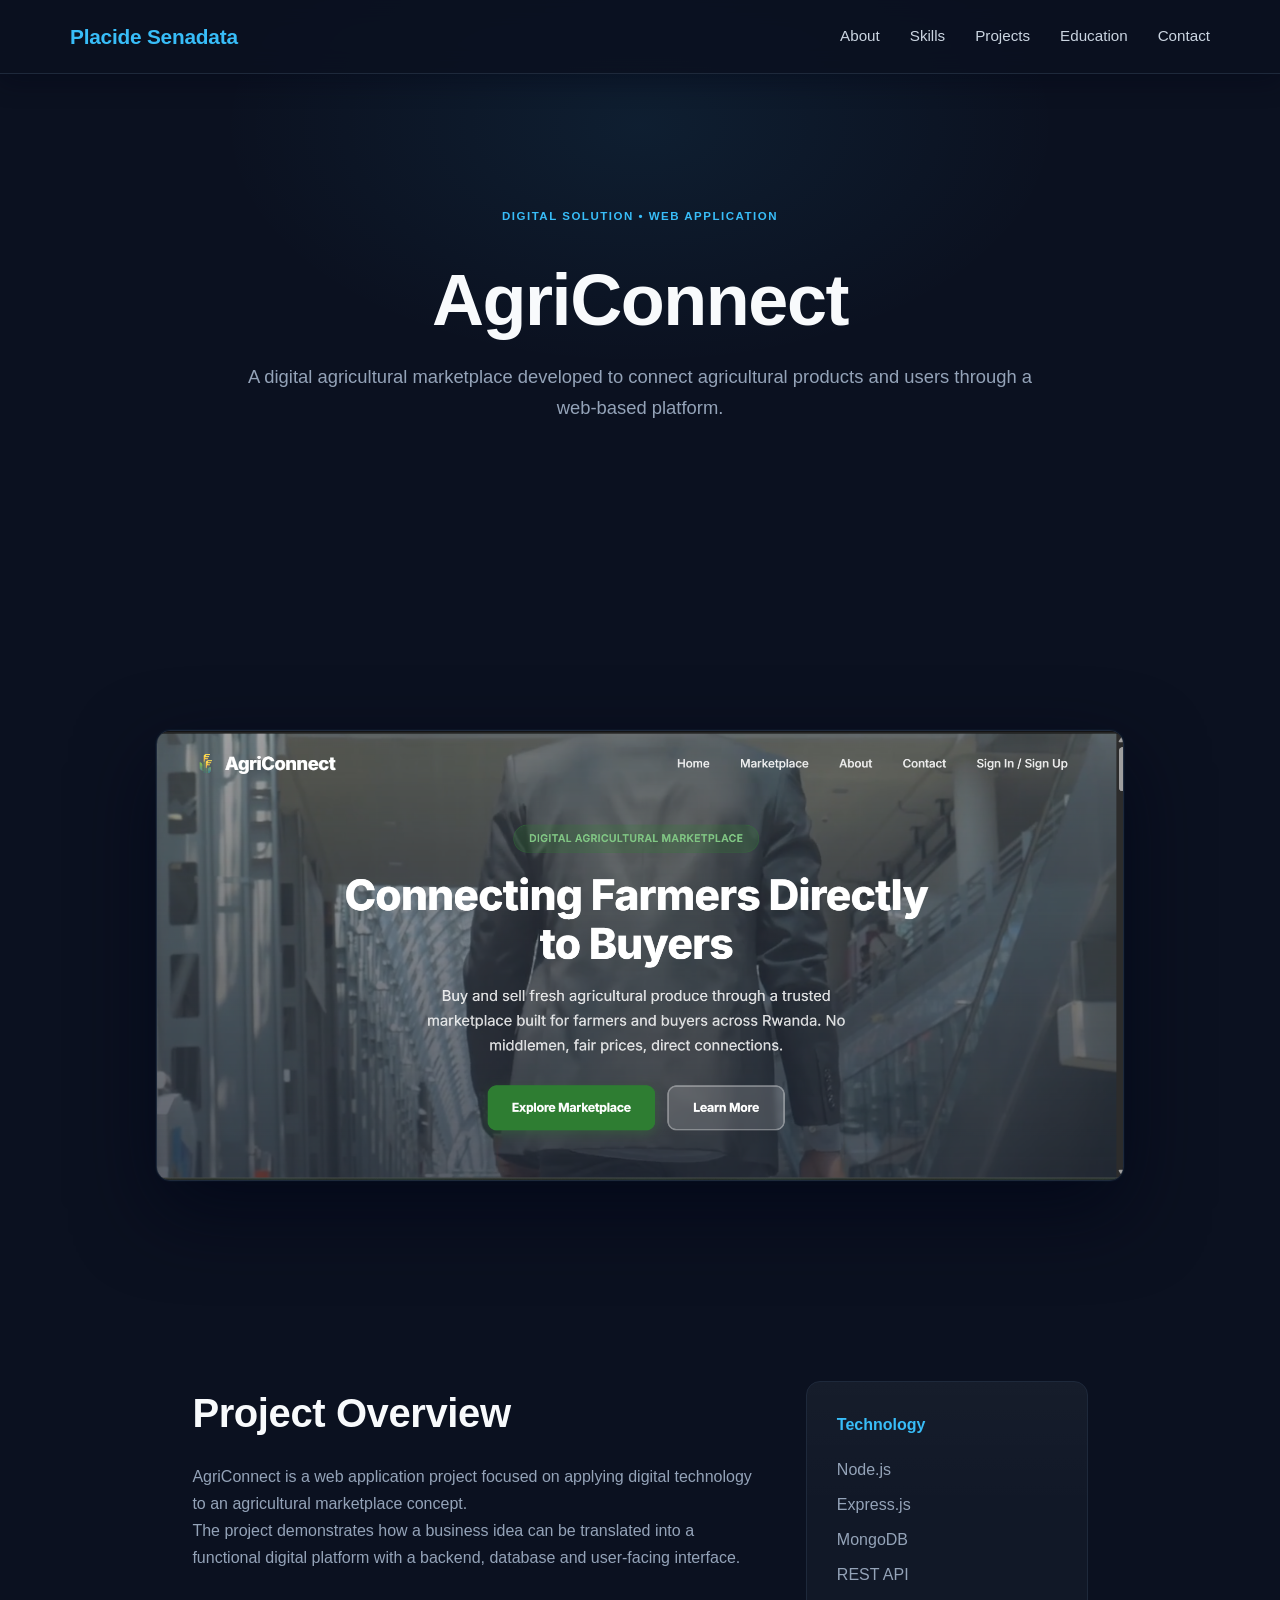
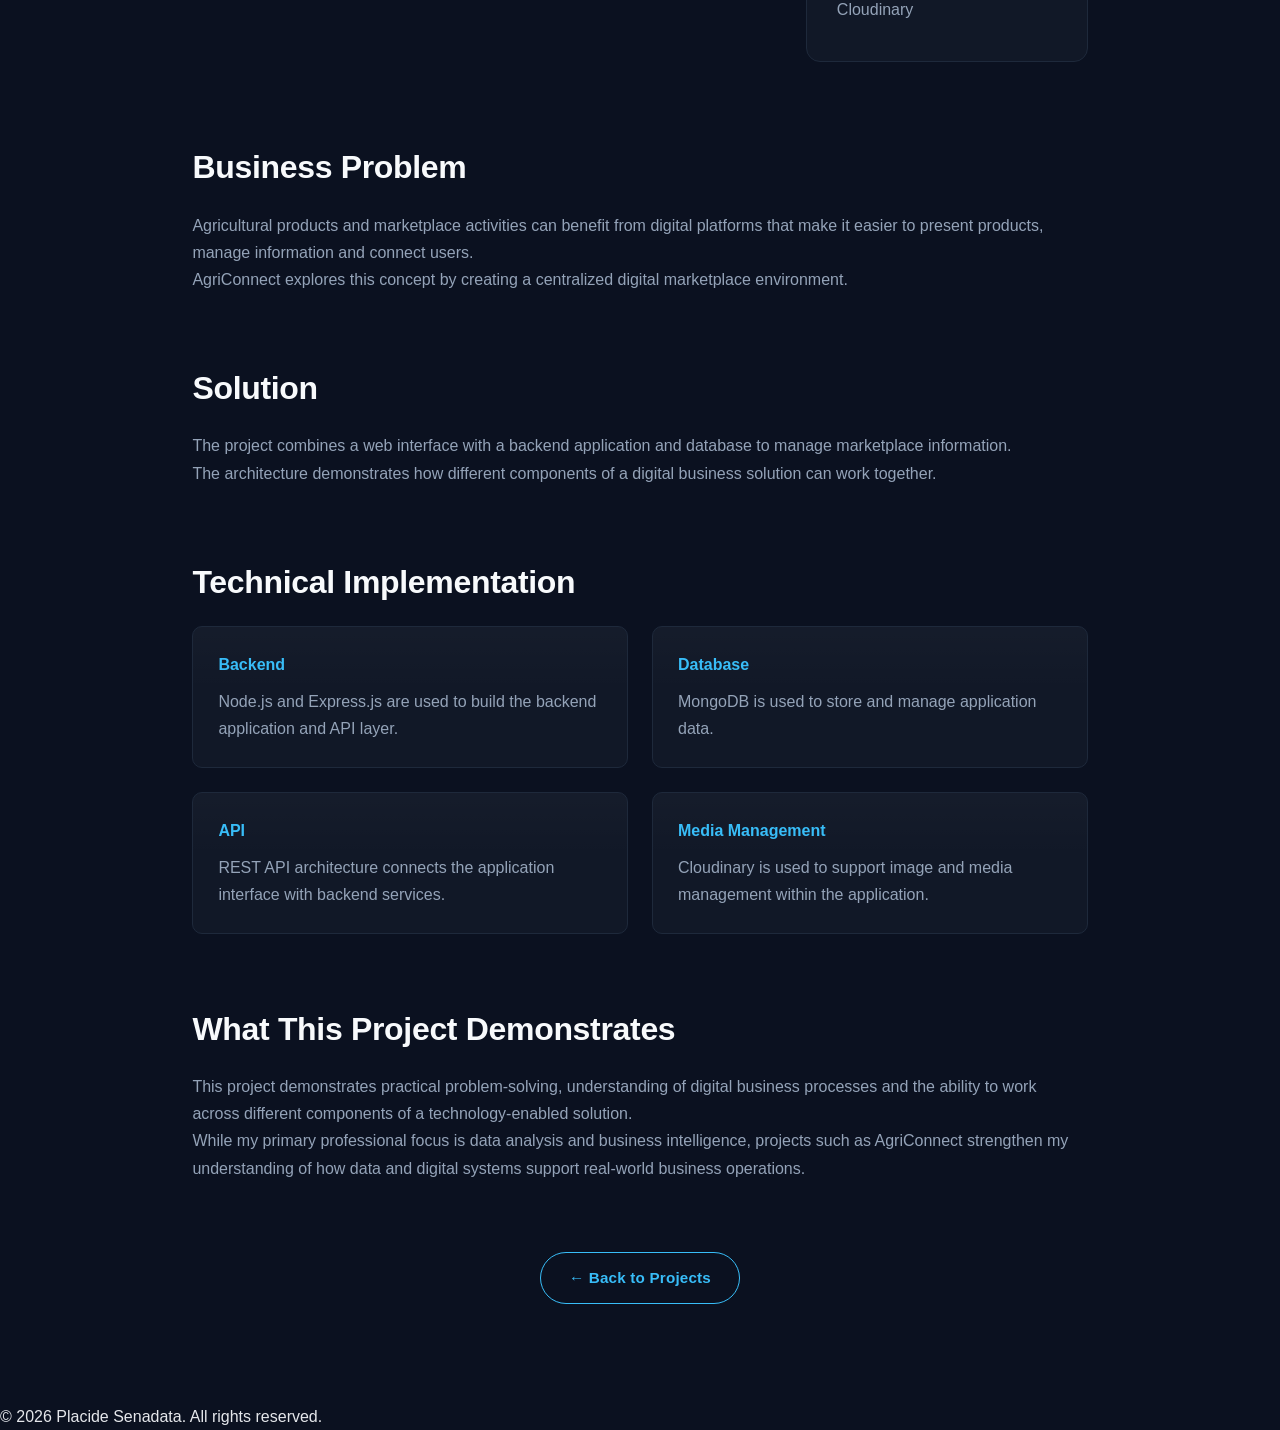
<file: projects/agriconnect.html>
<!DOCTYPE html>
<html lang="en">

<head>

    <meta charset="UTF-8">

    <meta name="viewport" content="width=device-width, initial-scale=1.0">

    <meta name="description" content="Case study of AgriConnect, a web-based agricultural marketplace built with Node.js, Express.js, MongoDB and a REST API.">

    <title>
        AgriConnect | Placide Senadata
    </title>

    <link rel="stylesheet" href="../style.css">

</head>


<body>

    <header>

        <nav>

            <a href="../index.html" class="logo">
                Placide Senadata
            </a>

            <button class="nav-toggle" aria-label="Toggle navigation" aria-expanded="false" aria-controls="nav-menu">
                <span></span>
                <span></span>
                <span></span>
            </button>

            <div class="nav-links" id="nav-menu">

                <a href="../index.html#about">About</a>

                <a href="../index.html#skills">Skills</a>

                <a href="../index.html#projects">Projects</a>

                <a href="../index.html#education">Education</a>

                <a href="../index.html#contact">Contact</a>

            </div>

        </nav>

    </header>


    <main>

        <section class="project-hero">

            <p class="project-type">
                DIGITAL SOLUTION • WEB APPLICATION
            </p>

            <h1>
                AgriConnect
            </h1>

            <p>
                A digital agricultural marketplace developed to connect
                agricultural products and users through a web-based
                platform.
            </p>

        </section>


        <section class="case-study-dashboard">

            <img
                src="../assets/images/agriconnect.png"
                alt="AgriConnect agricultural marketplace web application"
            >

        </section>


        <section class="case-study">

            <div class="case-study-grid">

                <div>

                    <h2>Project Overview</h2>

                    <p>
                        AgriConnect is a web application project focused on
                        applying digital technology to an agricultural
                        marketplace concept.
                    </p>

                    <p>
                        The project demonstrates how a business idea can be
                        translated into a functional digital platform with
                        a backend, database and user-facing interface.
                    </p>

                </div>


                <div class="project-details">

                    <h3>Technology</h3>

                    <p>Node.js</p>
                    <p>Express.js</p>
                    <p>MongoDB</p>
                    <p>REST API</p>
                    <p>Cloudinary</p>

                </div>

            </div>


            <div class="case-study-section">

                <h2>Business Problem</h2>

                <p>
                    Agricultural products and marketplace activities can
                    benefit from digital platforms that make it easier to
                    present products, manage information and connect users.
                </p>

                <p>
                    AgriConnect explores this concept by creating a
                    centralized digital marketplace environment.
                </p>

            </div>


            <div class="case-study-section">

                <h2>Solution</h2>

                <p>
                    The project combines a web interface with a backend
                    application and database to manage marketplace
                    information.
                </p>

                <p>
                    The architecture demonstrates how different components
                    of a digital business solution can work together.
                </p>

            </div>


            <div class="case-study-section">

                <h2>Technical Implementation</h2>

                <div class="findings-grid">

                    <div class="finding">

                        <h3>Backend</h3>

                        <p>
                            Node.js and Express.js are used to build the
                            backend application and API layer.
                        </p>

                    </div>


                    <div class="finding">

                        <h3>Database</h3>

                        <p>
                            MongoDB is used to store and manage application
                            data.
                        </p>

                    </div>


                    <div class="finding">

                        <h3>API</h3>

                        <p>
                            REST API architecture connects the application
                            interface with backend services.
                        </p>

                    </div>


                    <div class="finding">

                        <h3>Media Management</h3>

                        <p>
                            Cloudinary is used to support image and media
                            management within the application.
                        </p>

                    </div>

                </div>

            </div>


            <div class="case-study-section">

                <h2>What This Project Demonstrates</h2>

                <p>
                    This project demonstrates practical problem-solving,
                    understanding of digital business processes and the
                    ability to work across different components of a
                    technology-enabled solution.
                </p>

                <p>
                    While my primary professional focus is data analysis
                    and business intelligence, projects such as AgriConnect
                    strengthen my understanding of how data and digital
                    systems support real-world business operations.
                </p>

            </div>


            <div class="back-projects">

                <a href="../index.html#projects">
                    ← Back to Projects
                </a>

            </div>

        </section>

    </main>


    <footer>

        <p>
            © 2026 Placide Senadata. All rights reserved.
        </p>

    </footer>

    <script src="../script.js"></script>

</body>

</html>
</file>
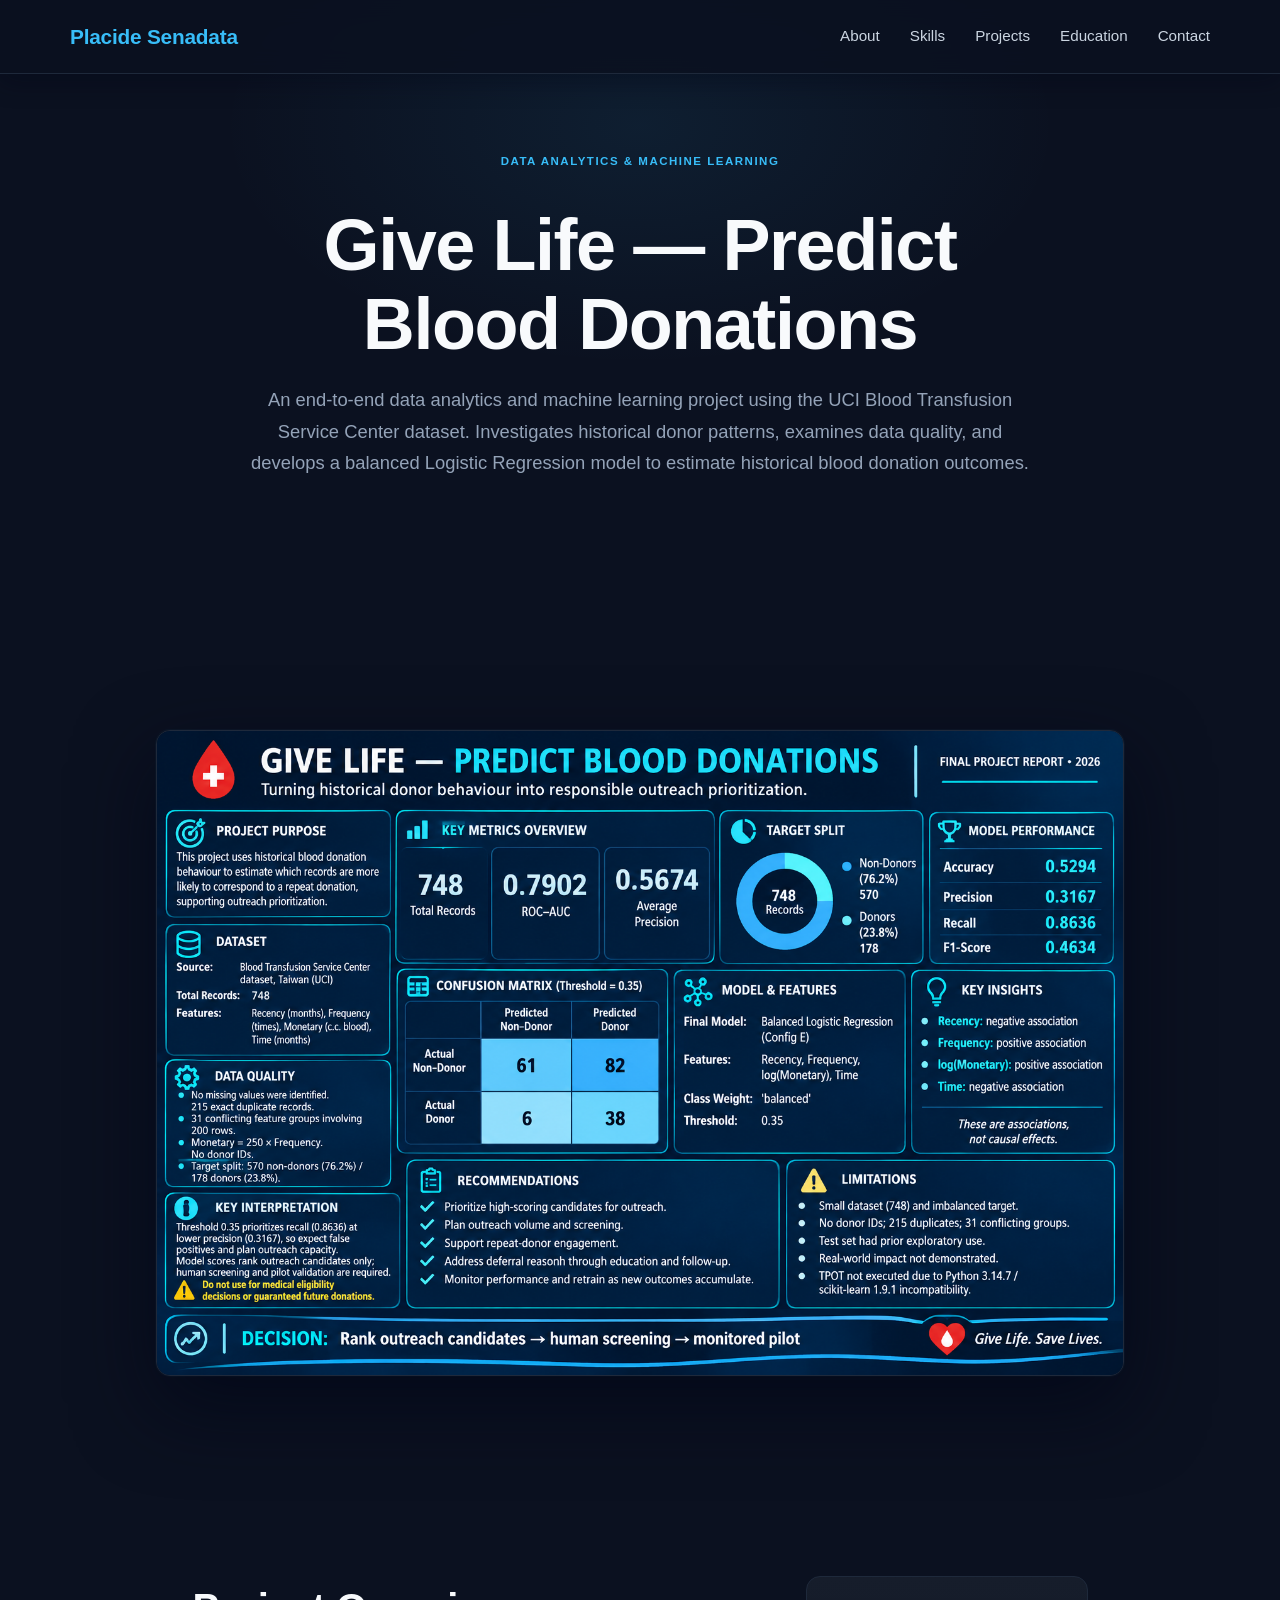
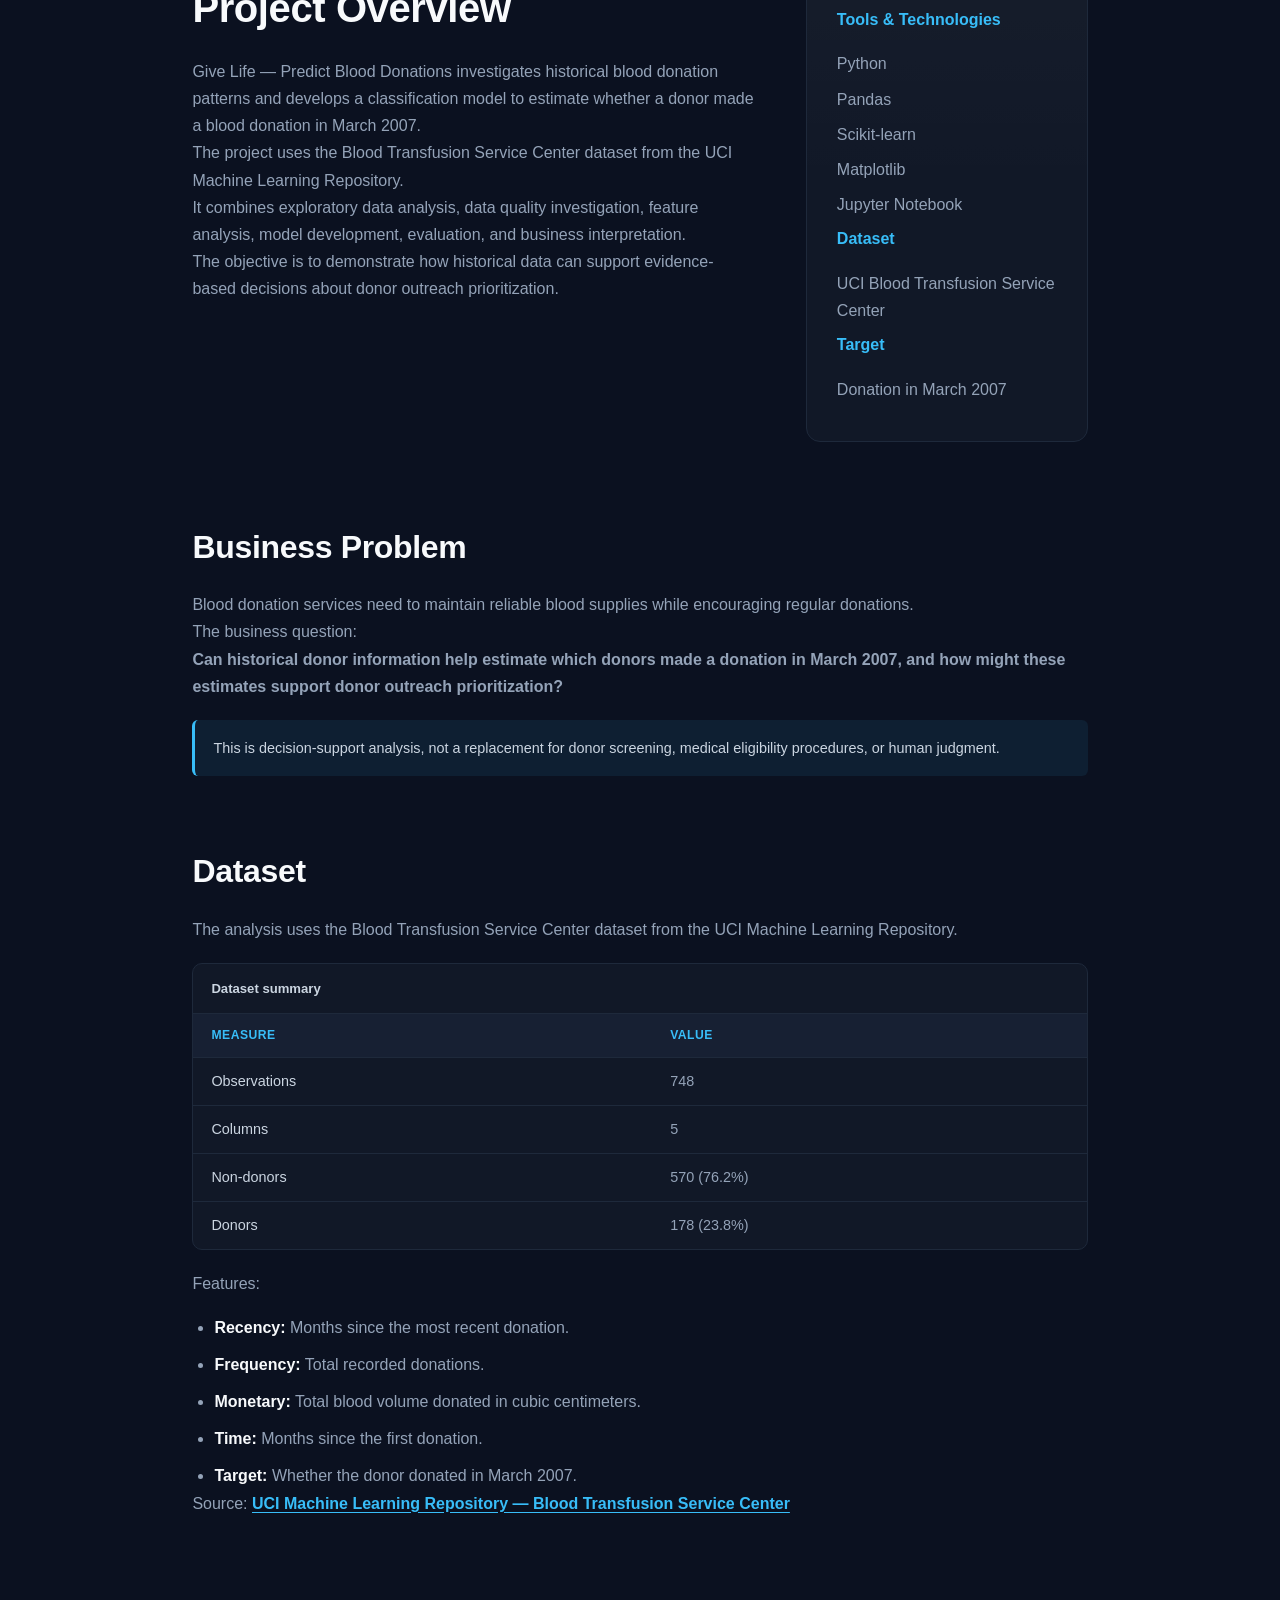
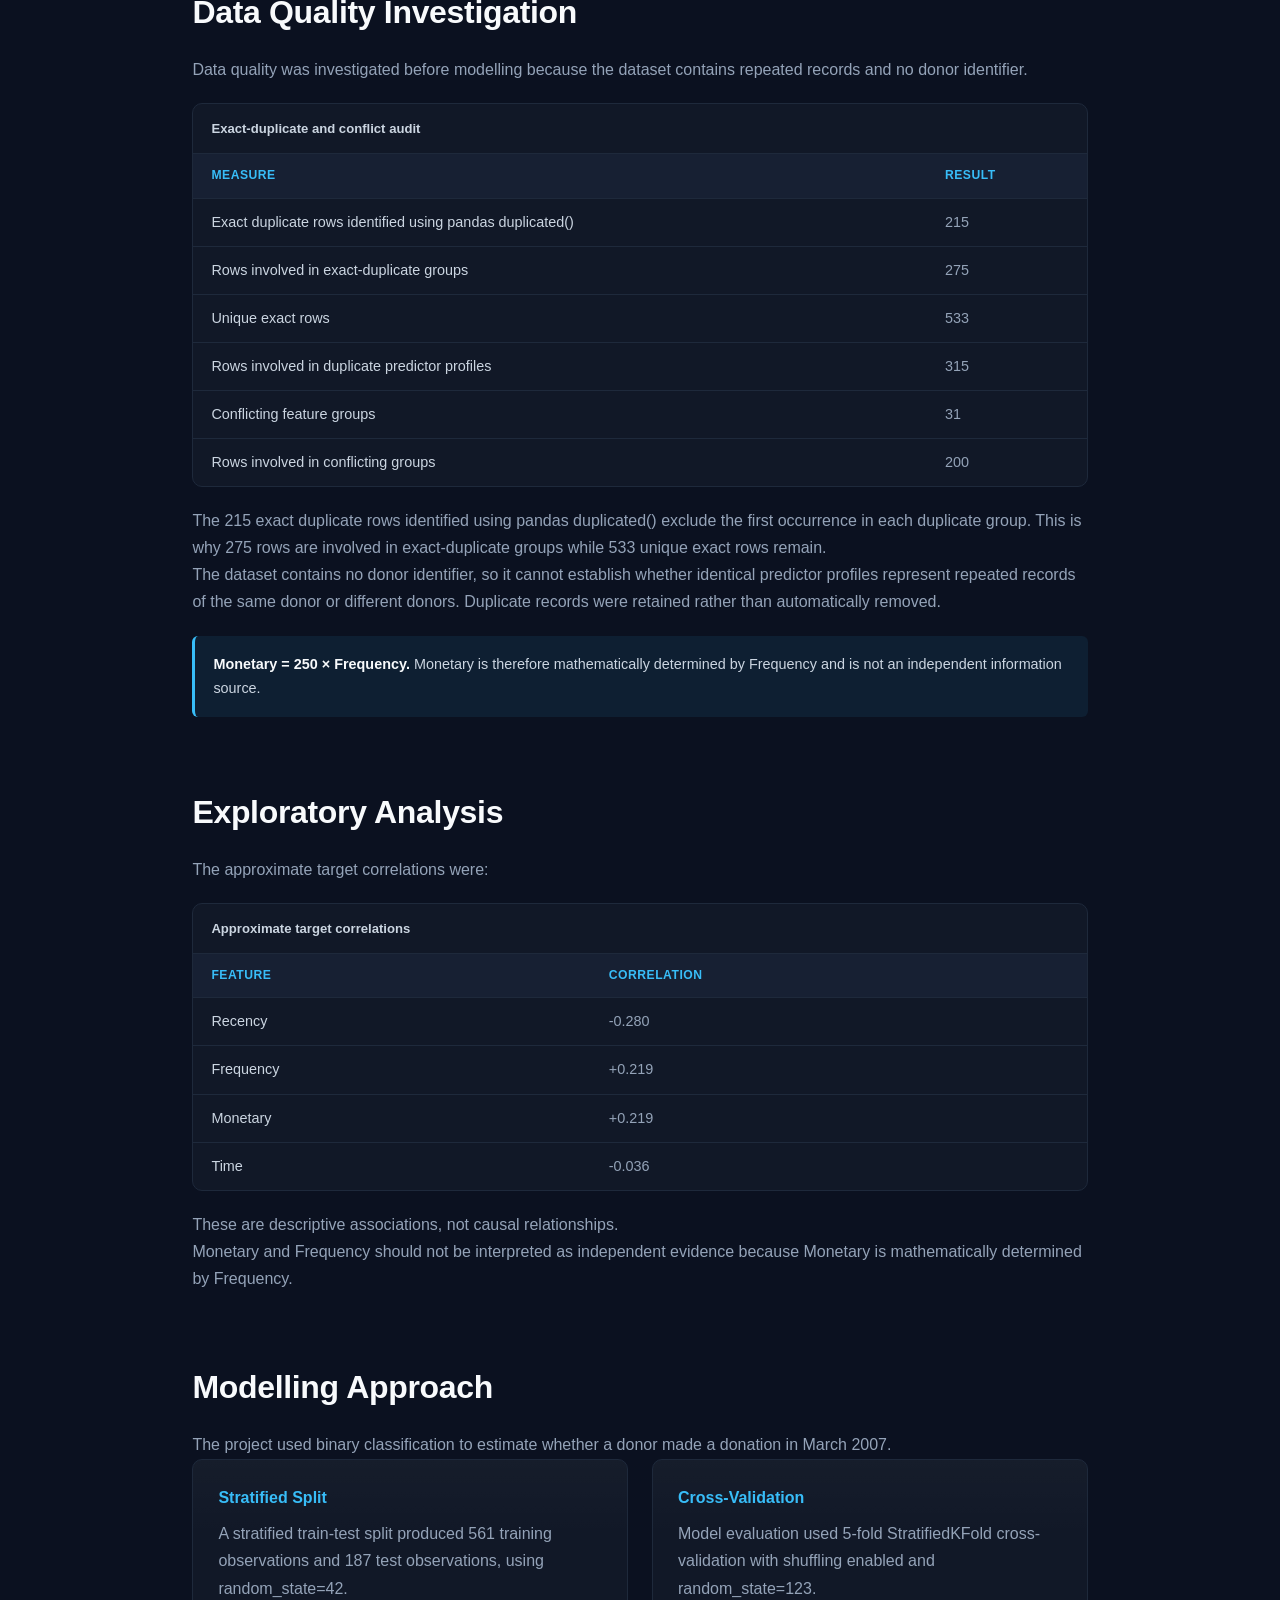
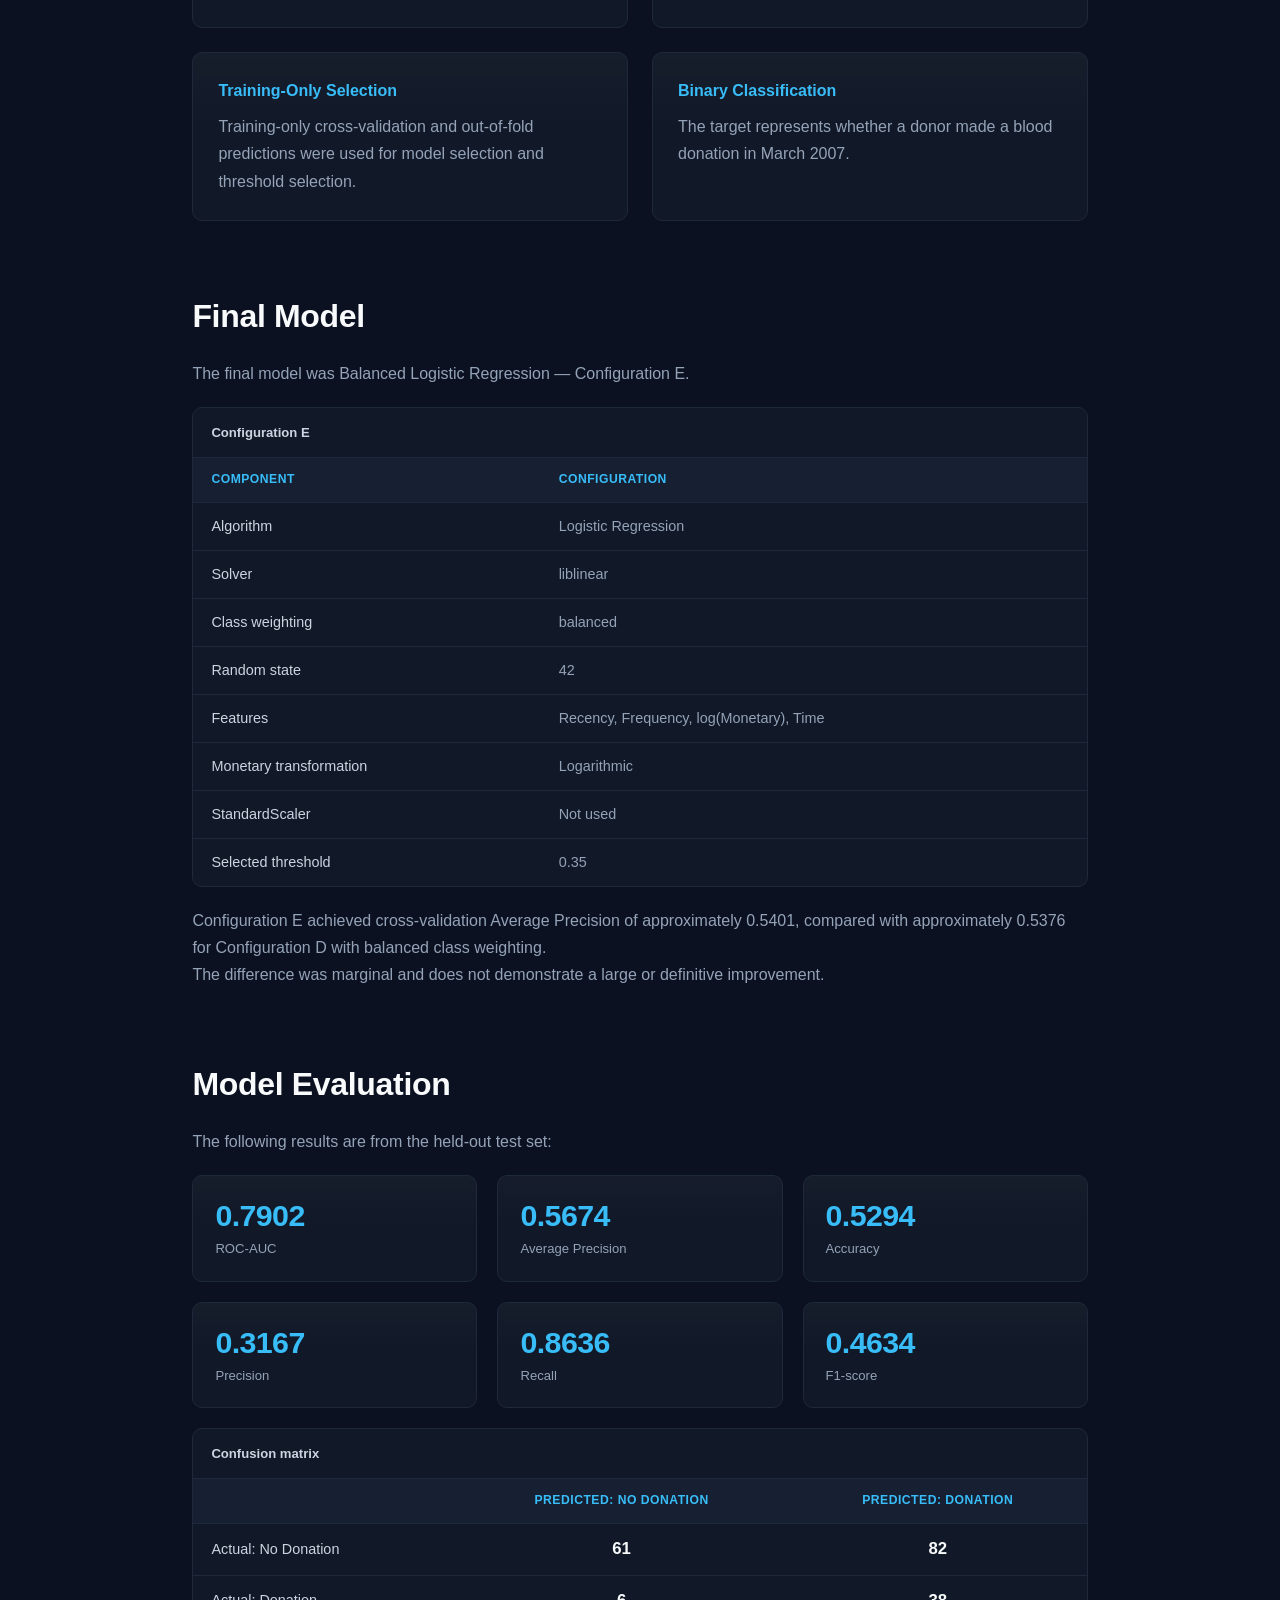
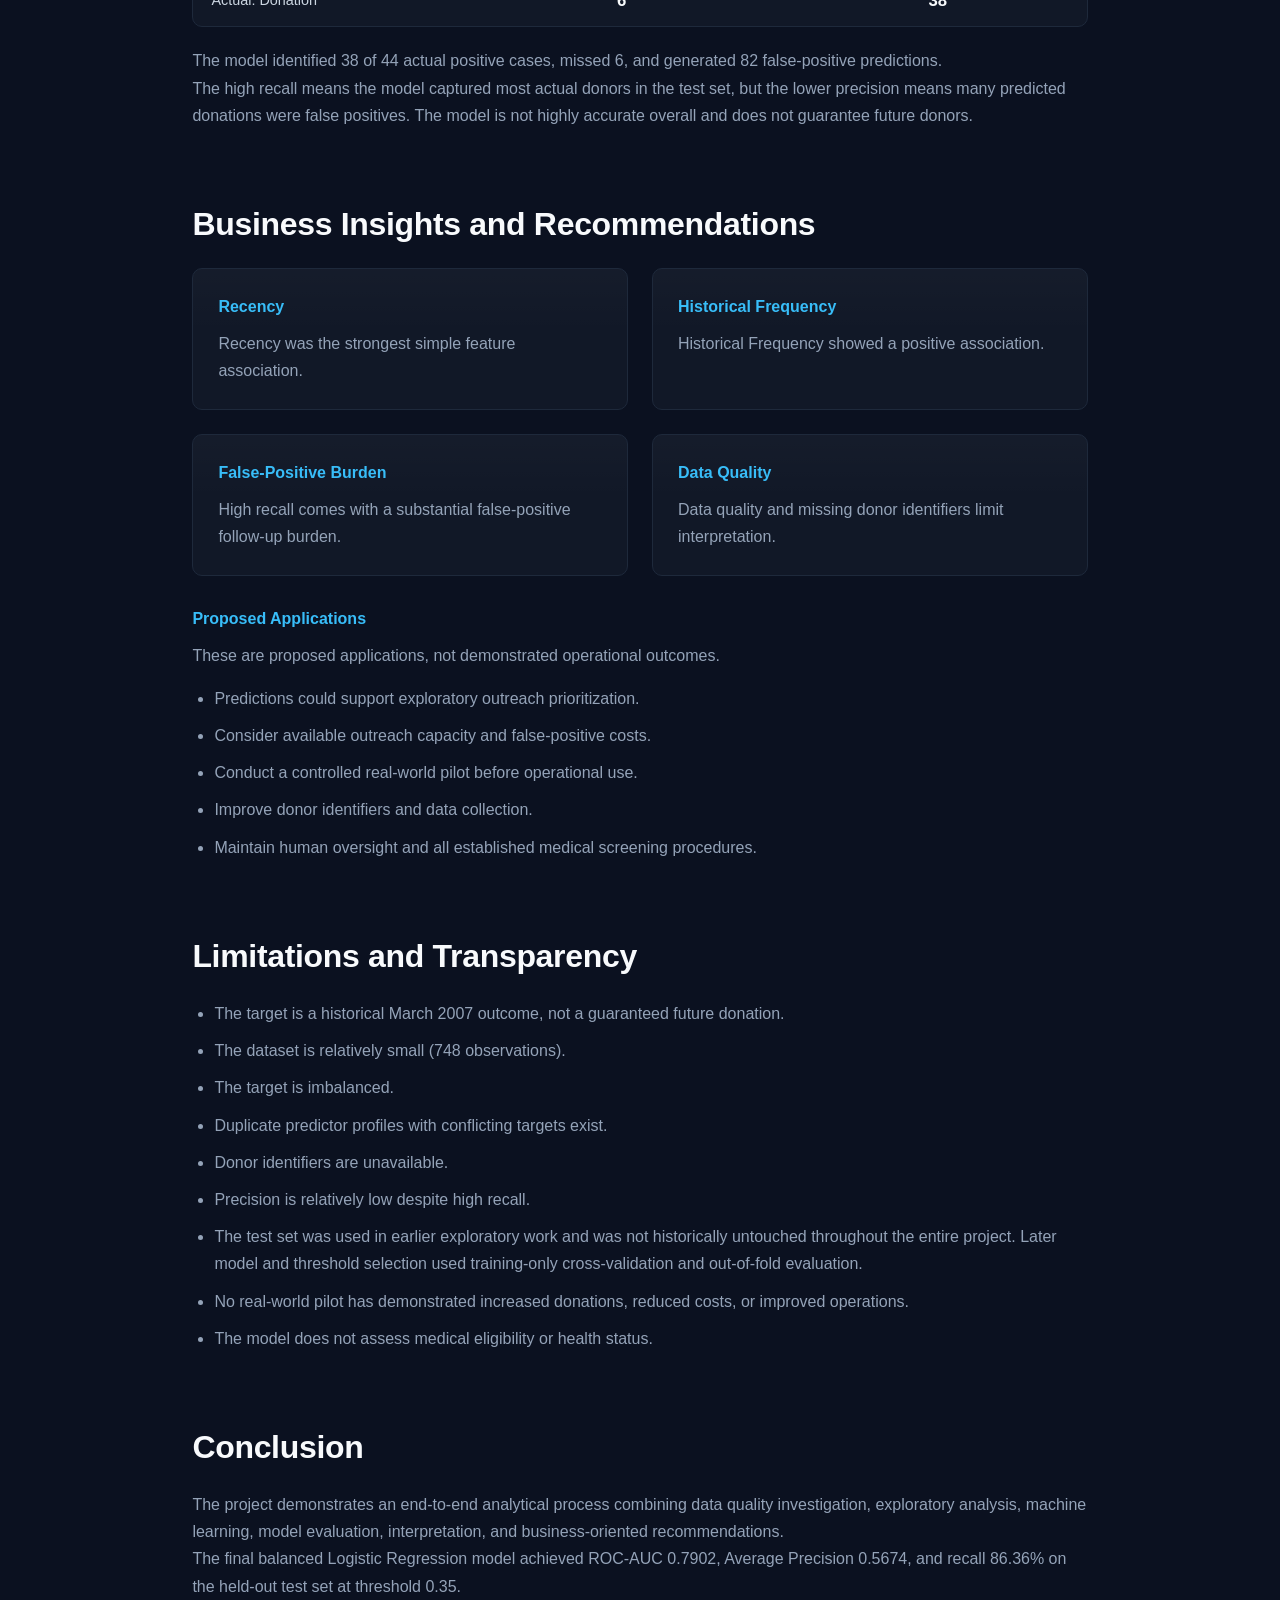
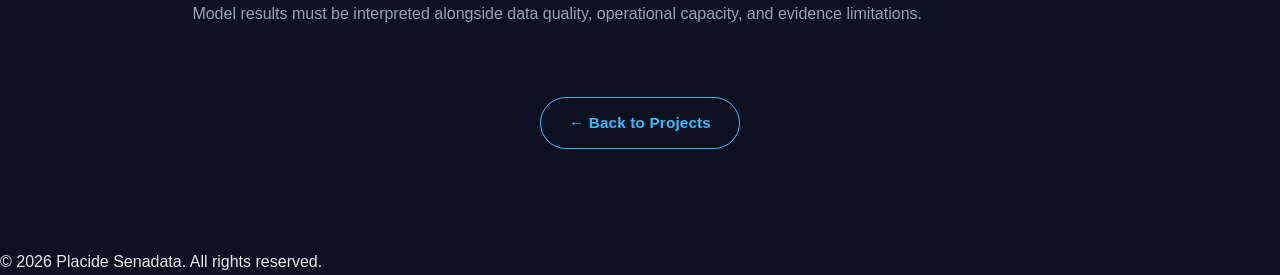
<file: projects/blood-donation-prediction.html>
<!DOCTYPE html>
<html lang="en">

<head>

    <meta charset="UTF-8">

    <meta name="viewport" content="width=device-width, initial-scale=1.0">

    <meta name="description" content="Case study of Give Life — Predict Blood Donations, an end-to-end data analytics and machine learning project using the UCI Blood Transfusion Service Center dataset.">

    <title>
        Give Life — Predict Blood Donations | Placide Senadata
    </title>

    <link rel="stylesheet" href="../style.css">

</head>


<body>

    <!-- Navigation -->

    <header>

        <nav>

            <a href="../index.html" class="logo">
                Placide Senadata
            </a>

            <button class="nav-toggle" aria-label="Toggle navigation" aria-expanded="false" aria-controls="nav-menu">
                <span></span>
                <span></span>
                <span></span>
            </button>

            <div class="nav-links" id="nav-menu">

                <a href="../index.html#about">About</a>

                <a href="../index.html#skills">Skills</a>

                <a href="../index.html#projects">Projects</a>

                <a href="../index.html#education">Education</a>

                <a href="../index.html#contact">Contact</a>

            </div>

        </nav>

    </header>


    <!-- Project Introduction -->

    <main>

        <section class="project-hero">

            <p class="project-type">
                DATA ANALYTICS &amp; MACHINE LEARNING
            </p>

            <h1>
                Give Life — Predict Blood Donations
            </h1>

            <p>
                An end-to-end data analytics and machine learning project
                using the UCI Blood Transfusion Service Center dataset.
                Investigates historical donor patterns, examines data
                quality, and develops a balanced Logistic Regression model
                to estimate historical blood donation outcomes.
            </p>

        </section>


        <!-- Dashboard -->

        <section class="case-study-dashboard">

            <img
                src="../assets/images/Blood Donation Prediction Dashboard.png"
                alt="Give Life — Predict Blood Donations dashboard preview"
            >

        </section>


        <!-- Project Overview -->

        <section class="case-study">

            <div class="case-study-grid">

                <div>

                    <h2>Project Overview</h2>

                    <p>
                        Give Life — Predict Blood Donations investigates
                        historical blood donation patterns and develops a
                        classification model to estimate whether a donor made
                        a blood donation in March 2007.
                    </p>

                    <p>
                        The project uses the Blood Transfusion Service Center
                        dataset from the UCI Machine Learning Repository.
                    </p>

                    <p>
                        It combines exploratory data analysis, data quality
                        investigation, feature analysis, model development,
                        evaluation, and business interpretation.
                    </p>

                    <p>
                        The objective is to demonstrate how historical data can
                        support evidence-based decisions about donor outreach
                        prioritization.
                    </p>

                </div>


                <div class="project-details">

                    <h3>Tools &amp; Technologies</h3>

                    <p>Python</p>
                    <p>Pandas</p>
                    <p>Scikit-learn</p>
                    <p>Matplotlib</p>
                    <p>Jupyter Notebook</p>

                    <h3>Dataset</h3>

                    <p>UCI Blood Transfusion Service Center</p>

                    <h3>Target</h3>

                    <p>Donation in March 2007</p>

                </div>

            </div>


            <!-- Business Problem -->

            <div class="case-study-section">

                <h2>Business Problem</h2>

                <p>
                    Blood donation services need to maintain reliable blood
                    supplies while encouraging regular donations.
                </p>

                <p>
                    The business question:
                </p>

                <p>
                    <strong>
                        Can historical donor information help estimate which
                        donors made a donation in March 2007, and how might
                        these estimates support donor outreach prioritization?
                    </strong>
                </p>

                <div class="project-callout">
                    This is decision-support analysis, not a replacement for
                    donor screening, medical eligibility procedures, or human
                    judgment.
                </div>

            </div>


            <!-- Dataset -->

            <div class="case-study-section">

                <h2>Dataset</h2>

                <p>
                    The analysis uses the Blood Transfusion Service Center
                    dataset from the UCI Machine Learning Repository.
                </p>

                <div class="project-table-wrap">

                    <table class="project-table">

                        <caption>Dataset summary</caption>

                        <thead>
                            <tr>
                                <th scope="col">Measure</th>
                                <th scope="col">Value</th>
                            </tr>
                        </thead>

                        <tbody>
                            <tr>
                                <td>Observations</td>
                                <td>748</td>
                            </tr>
                            <tr>
                                <td>Columns</td>
                                <td>5</td>
                            </tr>
                            <tr>
                                <td>Non-donors</td>
                                <td>570 (76.2%)</td>
                            </tr>
                            <tr>
                                <td>Donors</td>
                                <td>178 (23.8%)</td>
                            </tr>
                        </tbody>

                    </table>

                </div>

                <p>
                    Features:
                </p>

                <ul class="project-list">

                    <li>
                        <strong>Recency:</strong> Months since the most recent
                        donation.
                    </li>

                    <li>
                        <strong>Frequency:</strong> Total recorded donations.
                    </li>

                    <li>
                        <strong>Monetary:</strong> Total blood volume donated
                        in cubic centimeters.
                    </li>

                    <li>
                        <strong>Time:</strong> Months since the first donation.
                    </li>

                    <li>
                        <strong>Target:</strong> Whether the donor donated in
                        March 2007.
                    </li>

                </ul>

                <p>
                    Source:
                    <a
                        href="https://archive.ics.uci.edu/dataset/176/blood+transfusion+service+center"
                        target="_blank"
                        rel="noopener noreferrer"
                        class="project-source-link"
                    >
                        UCI Machine Learning Repository — Blood Transfusion
                        Service Center
                    </a>
                </p>

            </div>


            <!-- Data Quality -->

            <div class="case-study-section">

                <h2>Data Quality Investigation</h2>

                <p>
                    Data quality was investigated before modelling because
                    the dataset contains repeated records and no donor
                    identifier.
                </p>

                <div class="project-table-wrap">

                    <table class="project-table">

                        <caption>Exact-duplicate and conflict audit</caption>

                        <thead>
                            <tr>
                                <th scope="col">Measure</th>
                                <th scope="col">Result</th>
                            </tr>
                        </thead>

                        <tbody>
                            <tr>
                                <td>
                                    Exact duplicate rows identified using
                                    pandas duplicated()
                                </td>
                                <td>215</td>
                            </tr>
                            <tr>
                                <td>Rows involved in exact-duplicate groups</td>
                                <td>275</td>
                            </tr>
                            <tr>
                                <td>Unique exact rows</td>
                                <td>533</td>
                            </tr>
                            <tr>
                                <td>
                                    Rows involved in duplicate predictor
                                    profiles
                                </td>
                                <td>315</td>
                            </tr>
                            <tr>
                                <td>Conflicting feature groups</td>
                                <td>31</td>
                            </tr>
                            <tr>
                                <td>Rows involved in conflicting groups</td>
                                <td>200</td>
                            </tr>
                        </tbody>

                    </table>

                </div>

                <p>
                    The 215 exact duplicate rows identified using pandas
                    duplicated() exclude the first occurrence in each
                    duplicate group. This is why 275 rows are involved in
                    exact-duplicate groups while 533 unique exact rows remain.
                </p>

                <p>
                    The dataset contains no donor identifier, so it cannot
                    establish whether identical predictor profiles represent
                    repeated records of the same donor or different donors.
                    Duplicate records were retained rather than automatically
                    removed.
                </p>

                <div class="project-callout">
                    <strong>Monetary = 250 &times; Frequency.</strong>
                    Monetary is therefore mathematically determined by
                    Frequency and is not an independent information source.
                </div>

            </div>


            <!-- Exploratory Analysis -->

            <div class="case-study-section">

                <h2>Exploratory Analysis</h2>

                <p>
                    The approximate target correlations were:
                </p>

                <div class="project-table-wrap">

                    <table class="project-table">

                        <caption>Approximate target correlations</caption>

                        <thead>
                            <tr>
                                <th scope="col">Feature</th>
                                <th scope="col">Correlation</th>
                            </tr>
                        </thead>

                        <tbody>
                            <tr>
                                <td>Recency</td>
                                <td>-0.280</td>
                            </tr>
                            <tr>
                                <td>Frequency</td>
                                <td>+0.219</td>
                            </tr>
                            <tr>
                                <td>Monetary</td>
                                <td>+0.219</td>
                            </tr>
                            <tr>
                                <td>Time</td>
                                <td>-0.036</td>
                            </tr>
                        </tbody>

                    </table>

                </div>

                <p>
                    These are descriptive associations, not causal
                    relationships.
                </p>

                <p>
                    Monetary and Frequency should not be interpreted as
                    independent evidence because Monetary is mathematically
                    determined by Frequency.
                </p>

            </div>


            <!-- Modelling Approach -->

            <div class="case-study-section">

                <h2>Modelling Approach</h2>

                <p>
                    The project used binary classification to estimate whether
                    a donor made a donation in March 2007.
                </p>

                <div class="findings-grid">

                    <div class="finding">

                        <h3>Stratified Split</h3>

                        <p>
                            A stratified train-test split produced 561
                            training observations and 187 test observations,
                            using random_state=42.
                        </p>

                    </div>


                    <div class="finding">

                        <h3>Cross-Validation</h3>

                        <p>
                            Model evaluation used 5-fold StratifiedKFold
                            cross-validation with shuffling enabled and
                            random_state=123.
                        </p>

                    </div>


                    <div class="finding">

                        <h3>Training-Only Selection</h3>

                        <p>
                            Training-only cross-validation and out-of-fold
                            predictions were used for model selection and
                            threshold selection.
                        </p>

                    </div>


                    <div class="finding">

                        <h3>Binary Classification</h3>

                        <p>
                            The target represents whether a donor made a blood
                            donation in March 2007.
                        </p>

                    </div>

                </div>

            </div>


            <!-- Final Model -->

            <div class="case-study-section">

                <h2>Final Model</h2>

                <p>
                    The final model was Balanced Logistic Regression —
                    Configuration E.
                </p>

                <div class="project-table-wrap">

                    <table class="project-table">

                        <caption>Configuration E</caption>

                        <thead>
                            <tr>
                                <th scope="col">Component</th>
                                <th scope="col">Configuration</th>
                            </tr>
                        </thead>

                        <tbody>
                            <tr>
                                <td>Algorithm</td>
                                <td>Logistic Regression</td>
                            </tr>
                            <tr>
                                <td>Solver</td>
                                <td>liblinear</td>
                            </tr>
                            <tr>
                                <td>Class weighting</td>
                                <td>balanced</td>
                            </tr>
                            <tr>
                                <td>Random state</td>
                                <td>42</td>
                            </tr>
                            <tr>
                                <td>Features</td>
                                <td>Recency, Frequency, log(Monetary), Time</td>
                            </tr>
                            <tr>
                                <td>Monetary transformation</td>
                                <td>Logarithmic</td>
                            </tr>
                            <tr>
                                <td>StandardScaler</td>
                                <td>Not used</td>
                            </tr>
                            <tr>
                                <td>Selected threshold</td>
                                <td>0.35</td>
                            </tr>
                        </tbody>

                    </table>

                </div>

                <p>
                    Configuration E achieved cross-validation Average
                    Precision of approximately 0.5401, compared with
                    approximately 0.5376 for Configuration D with balanced
                    class weighting.
                </p>

                <p>
                    The difference was marginal and does not demonstrate a
                    large or definitive improvement.
                </p>

            </div>


            <!-- Model Evaluation -->

            <div class="case-study-section">

                <h2>Model Evaluation</h2>

                <p>
                    The following results are from the held-out test set:
                </p>

                <div class="project-metrics">

                    <div class="project-metric">
                        <span class="project-metric-value">0.7902</span>
                        <span class="project-metric-label">ROC-AUC</span>
                    </div>

                    <div class="project-metric">
                        <span class="project-metric-value">0.5674</span>
                        <span class="project-metric-label">Average Precision</span>
                    </div>

                    <div class="project-metric">
                        <span class="project-metric-value">0.5294</span>
                        <span class="project-metric-label">Accuracy</span>
                    </div>

                    <div class="project-metric">
                        <span class="project-metric-value">0.3167</span>
                        <span class="project-metric-label">Precision</span>
                    </div>

                    <div class="project-metric">
                        <span class="project-metric-value">0.8636</span>
                        <span class="project-metric-label">Recall</span>
                    </div>

                    <div class="project-metric">
                        <span class="project-metric-value">0.4634</span>
                        <span class="project-metric-label">F1-score</span>
                    </div>

                </div>

                <div class="project-table-wrap">

                    <table class="project-table project-table--matrix">

                        <caption>Confusion matrix</caption>

                        <thead>
                            <tr>
                                <th scope="col"></th>
                                <th scope="col">Predicted: No Donation</th>
                                <th scope="col">Predicted: Donation</th>
                            </tr>
                        </thead>

                        <tbody>
                            <tr>
                                <th scope="row">Actual: No Donation</th>
                                <td>61</td>
                                <td>82</td>
                            </tr>
                            <tr>
                                <th scope="row">Actual: Donation</th>
                                <td>6</td>
                                <td>38</td>
                            </tr>
                        </tbody>

                    </table>

                </div>

                <p>
                    The model identified 38 of 44 actual positive cases,
                    missed 6, and generated 82 false-positive predictions.
                </p>

                <p>
                    The high recall means the model captured most actual
                    donors in the test set, but the lower precision means many
                    predicted donations were false positives. The model is not
                    highly accurate overall and does not guarantee future
                    donors.
                </p>

            </div>


            <!-- Business Insights -->

            <div class="case-study-section">

                <h2>Business Insights and Recommendations</h2>

                <div class="findings-grid">

                    <div class="finding">

                        <h3>Recency</h3>

                        <p>
                            Recency was the strongest simple feature
                            association.
                        </p>

                    </div>


                    <div class="finding">

                        <h3>Historical Frequency</h3>

                        <p>
                            Historical Frequency showed a positive association.
                        </p>

                    </div>


                    <div class="finding">

                        <h3>False-Positive Burden</h3>

                        <p>
                            High recall comes with a substantial false-positive
                            follow-up burden.
                        </p>

                    </div>


                    <div class="finding">

                        <h3>Data Quality</h3>

                        <p>
                            Data quality and missing donor identifiers limit
                            interpretation.
                        </p>

                    </div>

                </div>

                <h3 class="project-subheading">Proposed Applications</h3>

                <p>
                    These are proposed applications, not demonstrated
                    operational outcomes.
                </p>

                <ul class="project-list">

                    <li>
                        Predictions could support exploratory outreach
                        prioritization.
                    </li>

                    <li>
                        Consider available outreach capacity and false-positive
                        costs.
                    </li>

                    <li>
                        Conduct a controlled real-world pilot before
                        operational use.
                    </li>

                    <li>
                        Improve donor identifiers and data collection.
                    </li>

                    <li>
                        Maintain human oversight and all established medical
                        screening procedures.
                    </li>

                </ul>

            </div>


            <!-- Limitations -->

            <div class="case-study-section">

                <h2>Limitations and Transparency</h2>

                <ul class="project-list">

                    <li>
                        The target is a historical March 2007 outcome, not a
                        guaranteed future donation.
                    </li>

                    <li>
                        The dataset is relatively small (748 observations).
                    </li>

                    <li>
                        The target is imbalanced.
                    </li>

                    <li>
                        Duplicate predictor profiles with conflicting targets
                        exist.
                    </li>

                    <li>
                        Donor identifiers are unavailable.
                    </li>

                    <li>
                        Precision is relatively low despite high recall.
                    </li>

                    <li>
                        The test set was used in earlier exploratory work and
                        was not historically untouched throughout the entire
                        project. Later model and threshold selection used
                        training-only cross-validation and out-of-fold
                        evaluation.
                    </li>

                    <li>
                        No real-world pilot has demonstrated increased
                        donations, reduced costs, or improved operations.
                    </li>

                    <li>
                        The model does not assess medical eligibility or health
                        status.
                    </li>

                </ul>

            </div>


            <!-- Conclusion -->

            <div class="case-study-section">

                <h2>Conclusion</h2>

                <p>
                    The project demonstrates an end-to-end analytical process
                    combining data quality investigation, exploratory
                    analysis, machine learning, model evaluation,
                    interpretation, and business-oriented recommendations.
                </p>

                <p>
                    The final balanced Logistic Regression model achieved
                    ROC-AUC 0.7902, Average Precision 0.5674, and recall
                    86.36% on the held-out test set at threshold 0.35.
                </p>

                <p>
                    Model results must be interpreted alongside data quality,
                    operational capacity, and evidence limitations.
                </p>

            </div>


            <!-- Back -->

            <div class="back-projects">

                <a href="../index.html#projects">
                    ← Back to Projects
                </a>

            </div>

        </section>

    </main>


    <footer>

        <p>
            © 2026 Placide Senadata. All rights reserved.
        </p>

    </footer>

    <script src="../script.js"></script>

</body>

</html>
</file>
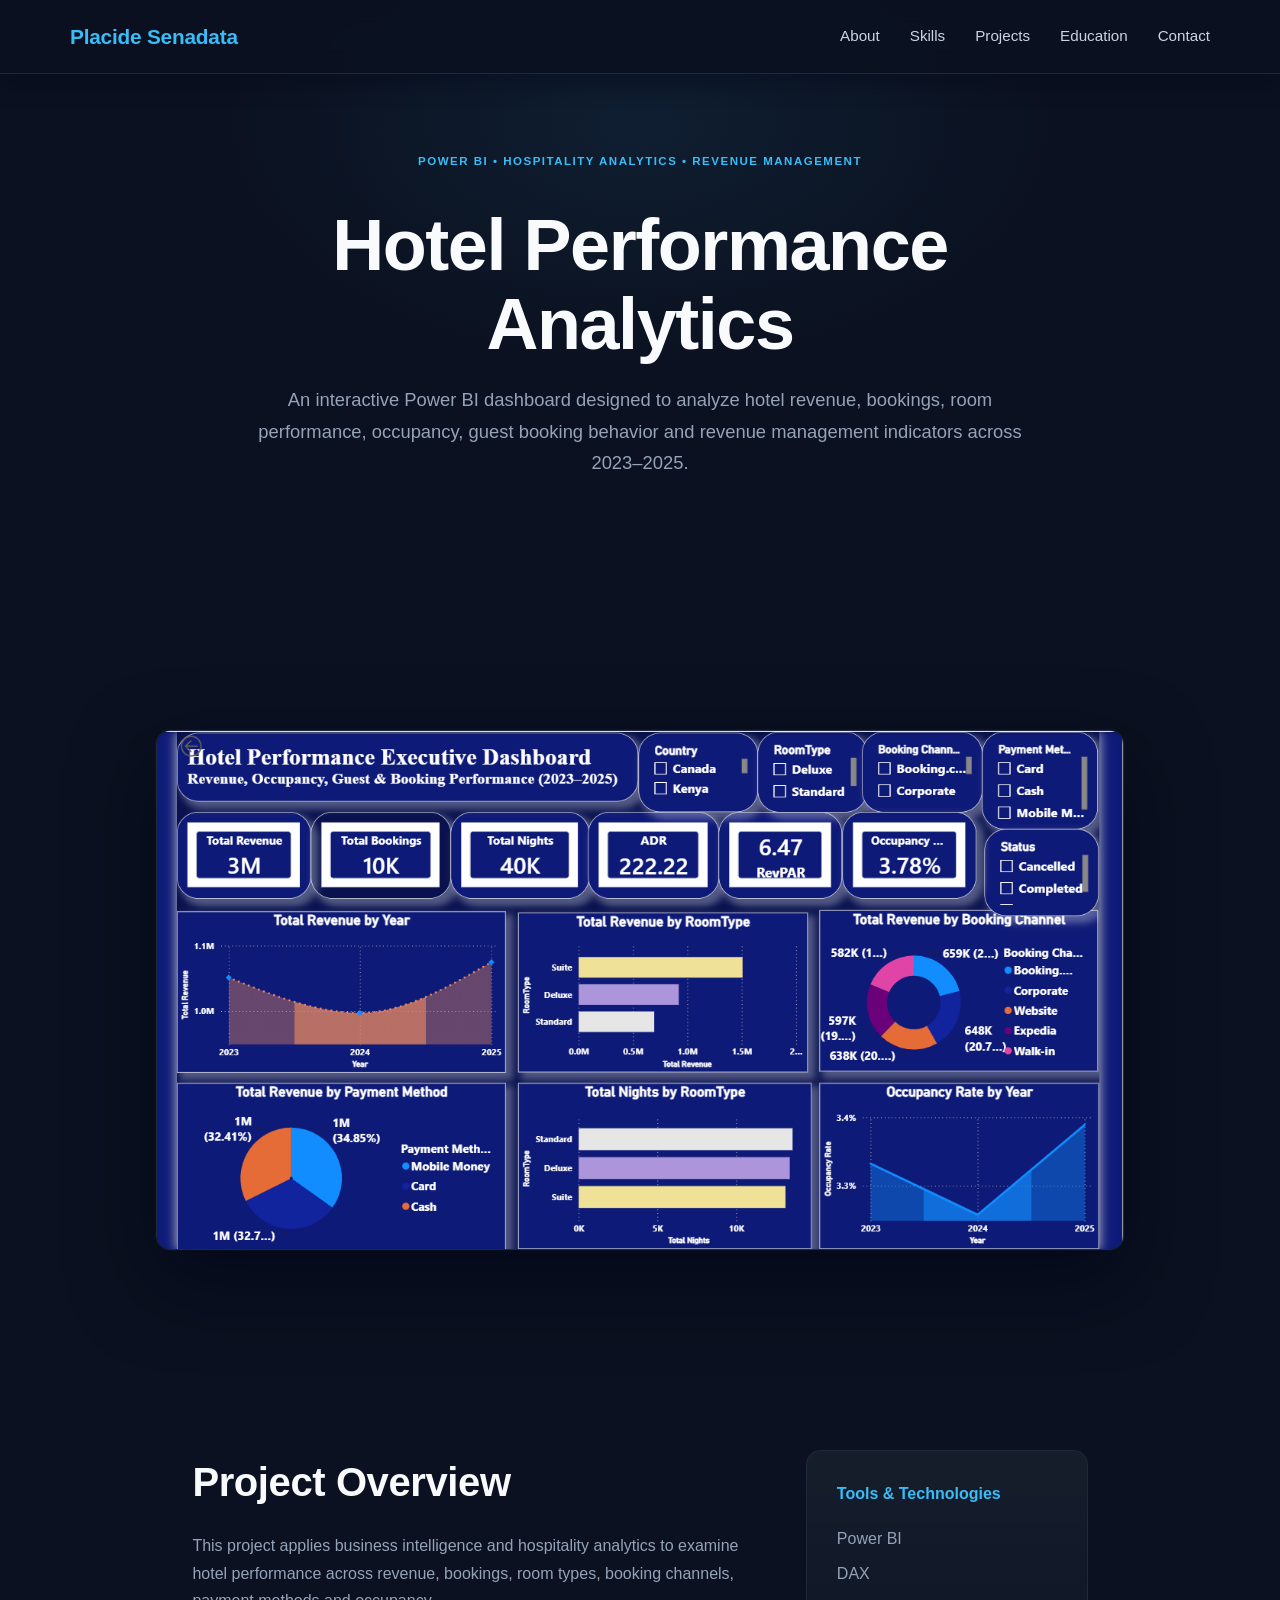
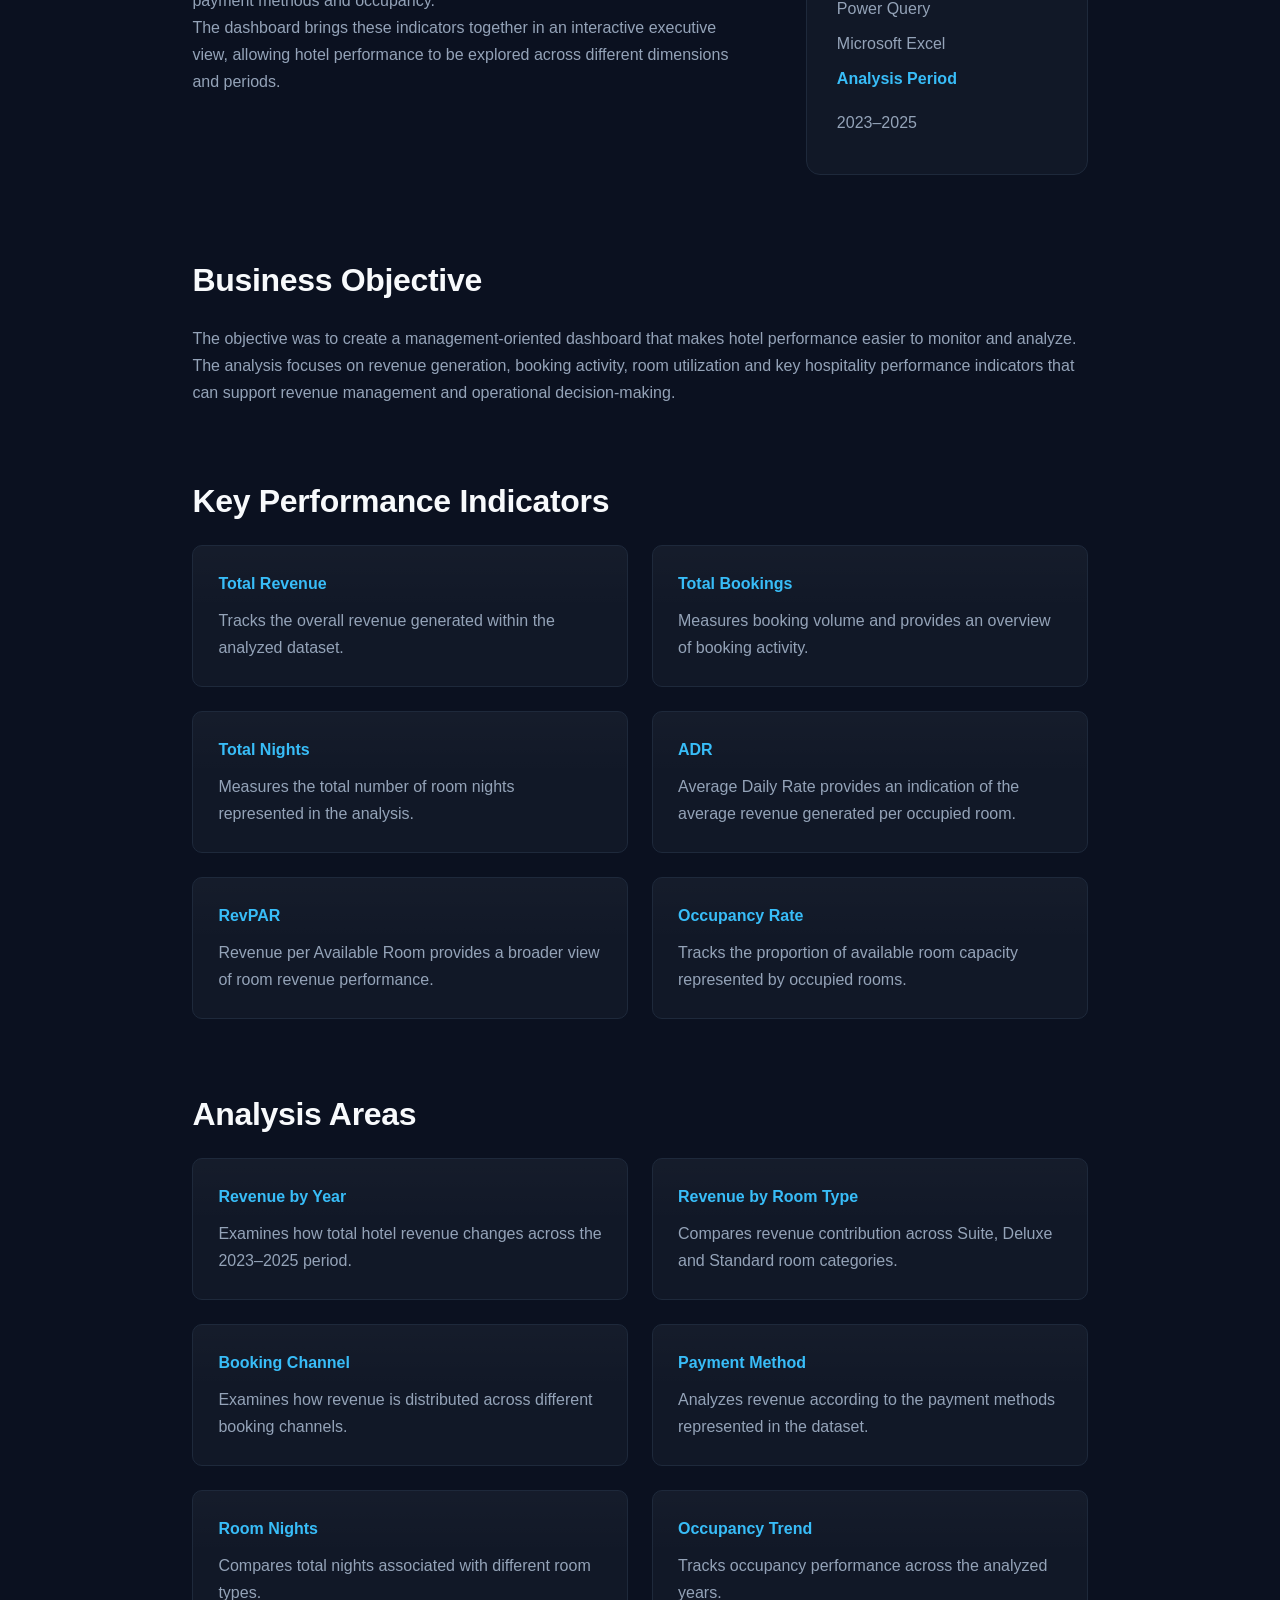
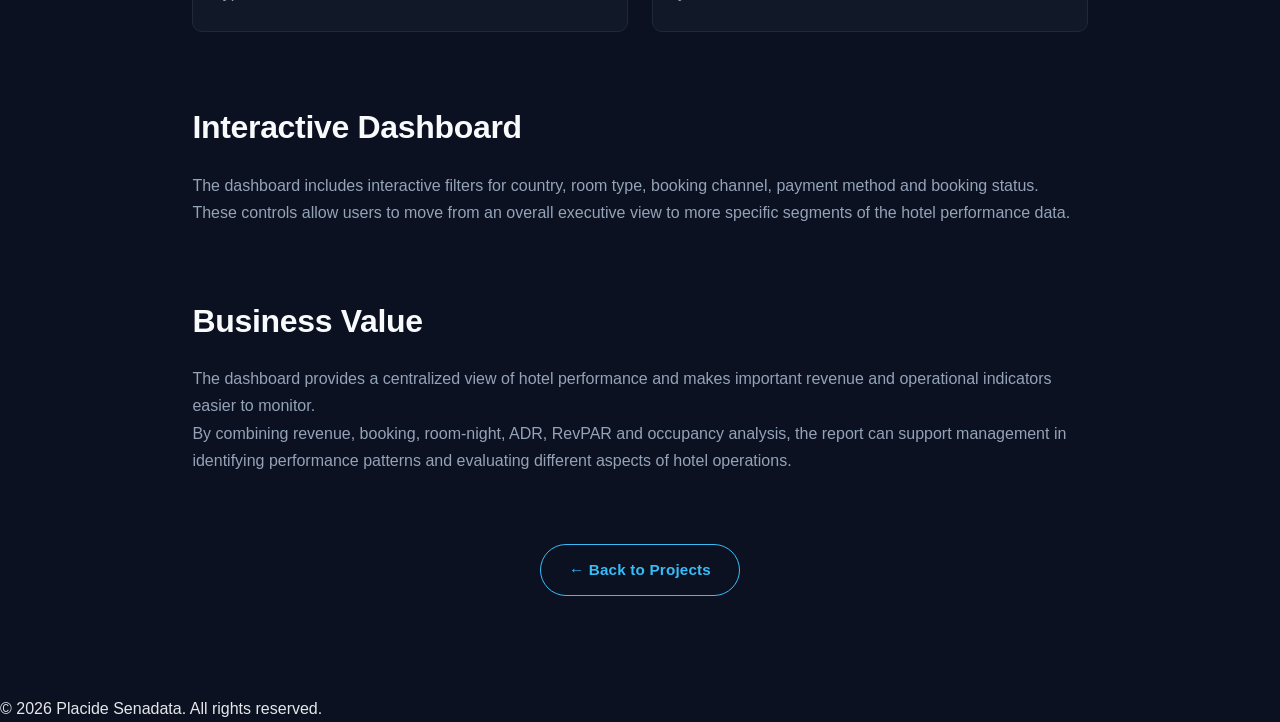
<file: projects/hotel-analysis.html>
<!DOCTYPE html>
<html lang="en">

<head>

    <meta charset="UTF-8">

    <meta name="viewport" content="width=device-width, initial-scale=1.0">

    <meta name="description" content="Case study of an interactive Power BI dashboard analyzing hotel revenue, bookings, occupancy, ADR, RevPAR and booking channels across 2023-2025.">

    <title>
        Hotel Performance Analytics | Placide Senadata
    </title>

    <link rel="stylesheet" href="../style.css">

</head>


<body>

    <!-- Navigation -->

    <header>

        <nav>

            <a href="../index.html" class="logo">
                Placide Senadata
            </a>

            <button class="nav-toggle" aria-label="Toggle navigation" aria-expanded="false" aria-controls="nav-menu">
                <span></span>
                <span></span>
                <span></span>
            </button>

            <div class="nav-links" id="nav-menu">

                <a href="../index.html#about">About</a>

                <a href="../index.html#skills">Skills</a>

                <a href="../index.html#projects">Projects</a>

                <a href="../index.html#education">Education</a>

                <a href="../index.html#contact">Contact</a>

            </div>

        </nav>

    </header>


    <!-- Project Introduction -->

    <main>

        <section class="project-hero">

            <p class="project-type">
                POWER BI • HOSPITALITY ANALYTICS • REVENUE MANAGEMENT
            </p>

            <h1>
                Hotel Performance Analytics
            </h1>

            <p>
                An interactive Power BI dashboard designed to analyze
                hotel revenue, bookings, room performance, occupancy,
                guest booking behavior and revenue management indicators
                across 2023–2025.
            </p>

        </section>


        <!-- Dashboard -->

        <section class="case-study-dashboard">

            <img
                src="../assets/images/hotel-dashboard.png"
                alt="Hotel Performance Executive Power BI Dashboard"
            >

        </section>


        <!-- Project Overview -->

        <section class="case-study">

            <div class="case-study-grid">

                <div>

                    <h2>Project Overview</h2>

                    <p>
                        This project applies business intelligence and
                        hospitality analytics to examine hotel performance
                        across revenue, bookings, room types, booking
                        channels, payment methods and occupancy.
                    </p>

                    <p>
                        The dashboard brings these indicators together in
                        an interactive executive view, allowing hotel
                        performance to be explored across different
                        dimensions and periods.
                    </p>

                </div>


                <div class="project-details">

                    <h3>Tools & Technologies</h3>

                    <p>Power BI</p>
                    <p>DAX</p>
                    <p>Power Query</p>
                    <p>Microsoft Excel</p>

                    <h3>Analysis Period</h3>

                    <p>2023–2025</p>

                </div>

            </div>


            <!-- Business Objective -->

            <div class="case-study-section">

                <h2>Business Objective</h2>

                <p>
                    The objective was to create a management-oriented
                    dashboard that makes hotel performance easier to
                    monitor and analyze.
                </p>

                <p>
                    The analysis focuses on revenue generation, booking
                    activity, room utilization and key hospitality
                    performance indicators that can support revenue
                    management and operational decision-making.
                </p>

            </div>


            <!-- KPIs -->

            <div class="case-study-section">

                <h2>Key Performance Indicators</h2>

                <div class="findings-grid">

                    <div class="finding">

                        <h3>Total Revenue</h3>

                        <p>
                            Tracks the overall revenue generated within
                            the analyzed dataset.
                        </p>

                    </div>


                    <div class="finding">

                        <h3>Total Bookings</h3>

                        <p>
                            Measures booking volume and provides an
                            overview of booking activity.
                        </p>

                    </div>


                    <div class="finding">

                        <h3>Total Nights</h3>

                        <p>
                            Measures the total number of room nights
                            represented in the analysis.
                        </p>

                    </div>


                    <div class="finding">

                        <h3>ADR</h3>

                        <p>
                            Average Daily Rate provides an indication of
                            the average revenue generated per occupied
                            room.
                        </p>

                    </div>


                    <div class="finding">

                        <h3>RevPAR</h3>

                        <p>
                            Revenue per Available Room provides a broader
                            view of room revenue performance.
                        </p>

                    </div>


                    <div class="finding">

                        <h3>Occupancy Rate</h3>

                        <p>
                            Tracks the proportion of available room
                            capacity represented by occupied rooms.
                        </p>

                    </div>

                </div>

            </div>


            <!-- Analysis Areas -->

            <div class="case-study-section">

                <h2>Analysis Areas</h2>

                <div class="findings-grid">

                    <div class="finding">

                        <h3>Revenue by Year</h3>

                        <p>
                            Examines how total hotel revenue changes
                            across the 2023–2025 period.
                        </p>

                    </div>


                    <div class="finding">

                        <h3>Revenue by Room Type</h3>

                        <p>
                            Compares revenue contribution across Suite,
                            Deluxe and Standard room categories.
                        </p>

                    </div>


                    <div class="finding">

                        <h3>Booking Channel</h3>

                        <p>
                            Examines how revenue is distributed across
                            different booking channels.
                        </p>

                    </div>


                    <div class="finding">

                        <h3>Payment Method</h3>

                        <p>
                            Analyzes revenue according to the payment
                            methods represented in the dataset.
                        </p>

                    </div>


                    <div class="finding">

                        <h3>Room Nights</h3>

                        <p>
                            Compares total nights associated with
                            different room types.
                        </p>

                    </div>


                    <div class="finding">

                        <h3>Occupancy Trend</h3>

                        <p>
                            Tracks occupancy performance across the
                            analyzed years.
                        </p>

                    </div>

                </div>

            </div>


            <!-- Interactivity -->

            <div class="case-study-section">

                <h2>Interactive Dashboard</h2>

                <p>
                    The dashboard includes interactive filters for
                    country, room type, booking channel, payment method
                    and booking status.
                </p>

                <p>
                    These controls allow users to move from an overall
                    executive view to more specific segments of the
                    hotel performance data.
                </p>

            </div>


            <!-- Business Value -->

            <div class="case-study-section">

                <h2>Business Value</h2>

                <p>
                    The dashboard provides a centralized view of hotel
                    performance and makes important revenue and
                    operational indicators easier to monitor.
                </p>

                <p>
                    By combining revenue, booking, room-night, ADR,
                    RevPAR and occupancy analysis, the report can support
                    management in identifying performance patterns and
                    evaluating different aspects of hotel operations.
                </p>

            </div>


            <!-- Back -->

            <div class="back-projects">

                <a href="../index.html#projects">
                    ← Back to Projects
                </a>

            </div>

        </section>

    </main>


    <footer>

        <p>
            © 2026 Placide Senadata. All rights reserved.
        </p>

    </footer>

    <script src="../script.js"></script>

</body>

</html>
</file>
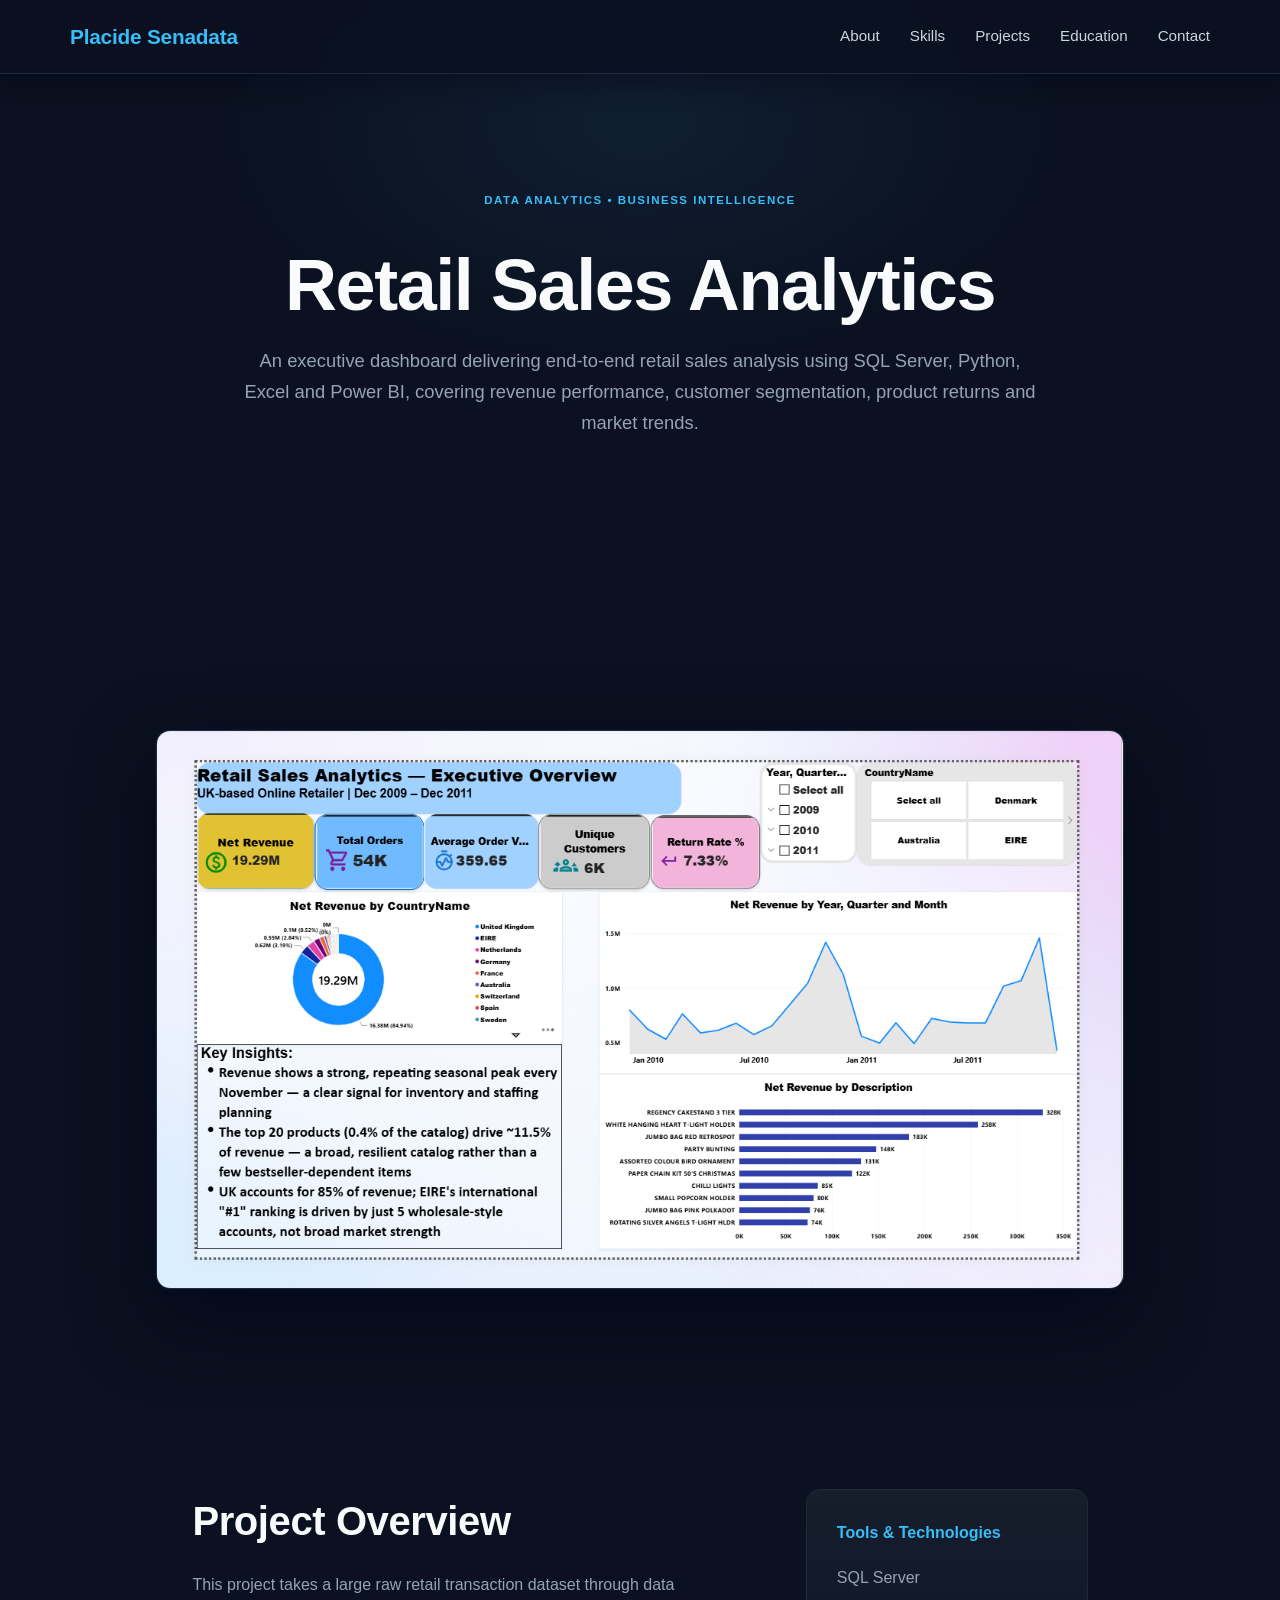
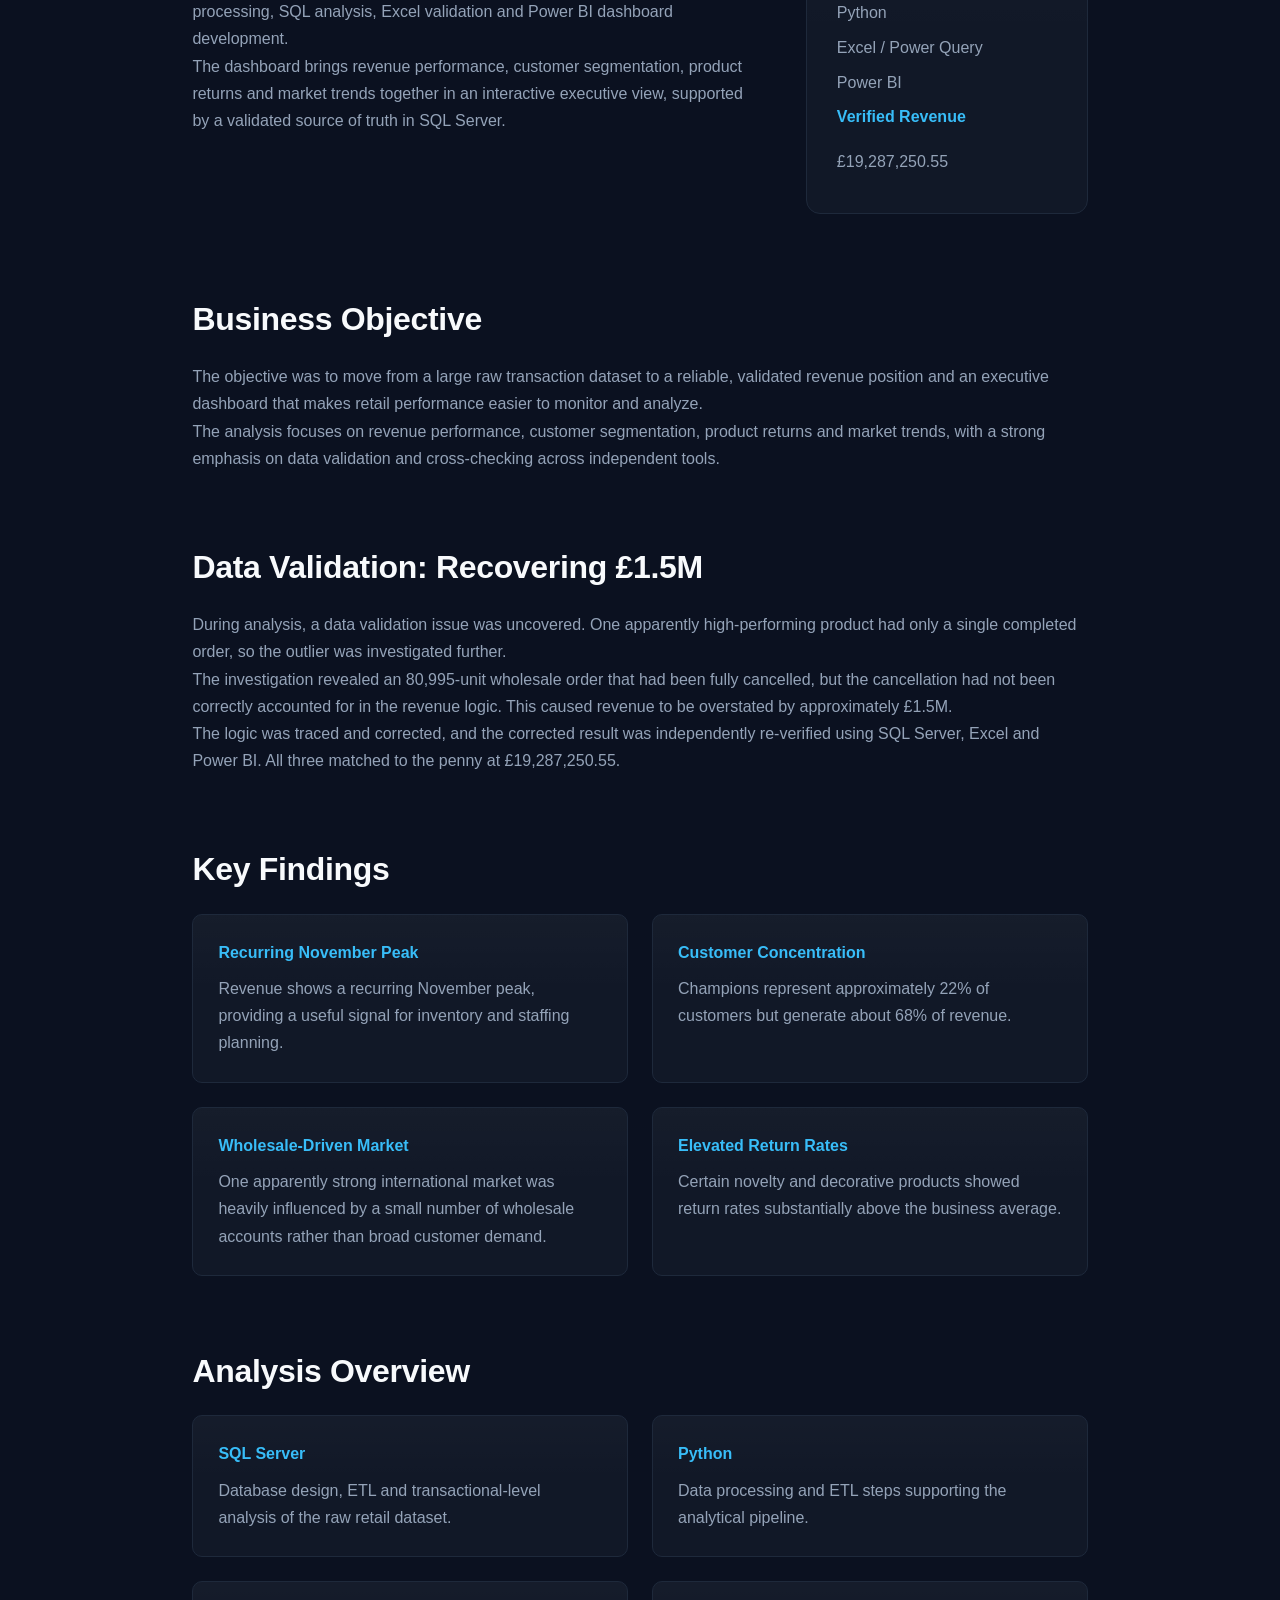
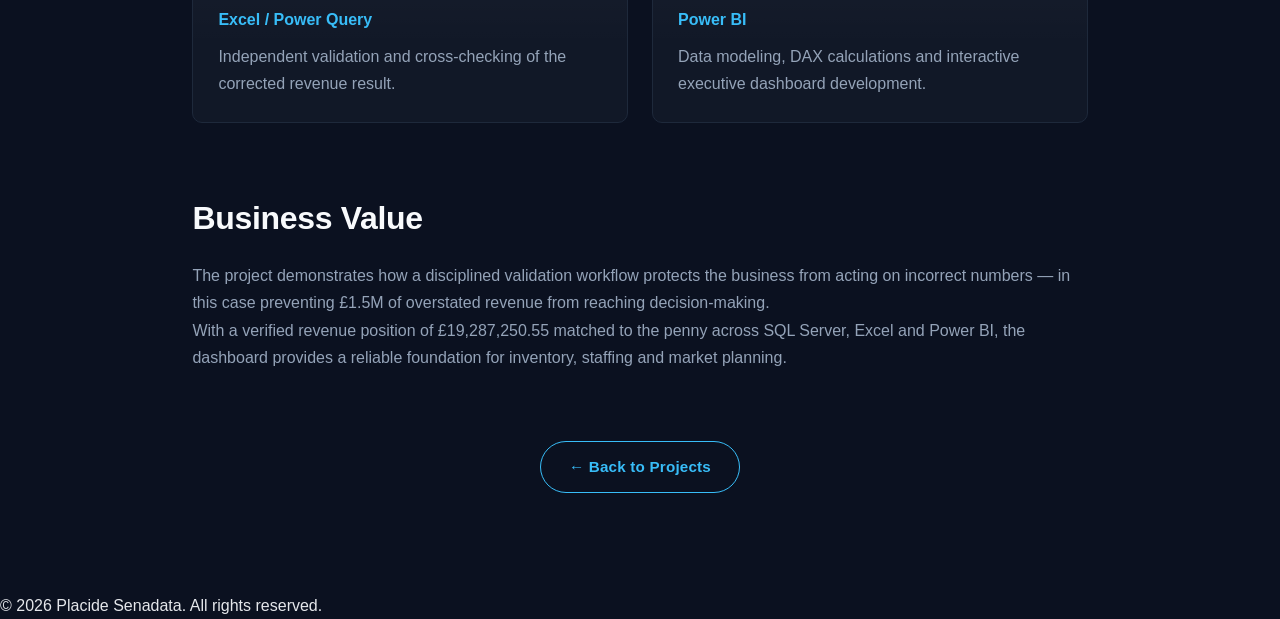
<file: projects/retail-sales-analytics.html>
<!DOCTYPE html>
<html lang="en">

<head>

    <meta charset="UTF-8">

    <meta name="viewport" content="width=device-width, initial-scale=1.0">

    <meta name="description" content="Case study of an end-to-end retail sales analytics project using SQL Server, Python, Excel and Power BI, covering revenue performance, customer segmentation, product returns and market trends.">

    <title>
        Retail Sales Analytics — Executive Dashboard | Placide Senadata
    </title>

    <link rel="stylesheet" href="../style.css">

</head>


<body>

    <!-- Navigation -->

    <header>

        <nav>

            <a href="../index.html" class="logo">
                Placide Senadata
            </a>

            <button class="nav-toggle" aria-label="Toggle navigation" aria-expanded="false" aria-controls="nav-menu">
                <span></span>
                <span></span>
                <span></span>
            </button>

            <div class="nav-links" id="nav-menu">

                <a href="../index.html#about">About</a>

                <a href="../index.html#skills">Skills</a>

                <a href="../index.html#projects">Projects</a>

                <a href="../index.html#education">Education</a>

                <a href="../index.html#contact">Contact</a>

            </div>

        </nav>

    </header>


    <!-- Project Introduction -->

    <main>

        <section class="project-hero">

            <p class="project-type">
                DATA ANALYTICS • BUSINESS INTELLIGENCE
            </p>

            <h1>
                Retail Sales Analytics
            </h1>

            <p>
                An executive dashboard delivering end-to-end retail
                sales analysis using SQL Server, Python, Excel and Power
                BI, covering revenue performance, customer segmentation,
                product returns and market trends.
            </p>

        </section>


        <!-- Dashboard -->

        <section class="case-study-dashboard">

            <img
                src="../assets/images/retail-sales-dashboard.png"
                alt="Retail Sales Analytics Executive Power BI Dashboard"
            >

        </section>


        <!-- Project Overview -->

        <section class="case-study">

            <div class="case-study-grid">

                <div>

                    <h2>Project Overview</h2>

                    <p>
                        This project takes a large raw retail transaction
                        dataset through data processing, SQL analysis,
                        Excel validation and Power BI dashboard development.
                    </p>

                    <p>
                        The dashboard brings revenue performance, customer
                        segmentation, product returns and market trends
                        together in an interactive executive view, supported
                        by a validated source of truth in SQL Server.
                    </p>

                </div>


                <div class="project-details">

                    <h3>Tools & Technologies</h3>

                    <p>SQL Server</p>
                    <p>Python</p>
                    <p>Excel / Power Query</p>
                    <p>Power BI</p>

                    <h3>Verified Revenue</h3>

                    <p>£19,287,250.55</p>

                </div>

            </div>


            <!-- Business Objective -->

            <div class="case-study-section">

                <h2>Business Objective</h2>

                <p>
                    The objective was to move from a large raw transaction
                    dataset to a reliable, validated revenue position and
                    an executive dashboard that makes retail performance
                    easier to monitor and analyze.
                </p>

                <p>
                    The analysis focuses on revenue performance, customer
                    segmentation, product returns and market trends, with a
                    strong emphasis on data validation and cross-checking
                    across independent tools.
                </p>

            </div>


            <!-- Data Validation -->

            <div class="case-study-section">

                <h2>Data Validation: Recovering £1.5M</h2>

                <p>
                    During analysis, a data validation issue was
                    uncovered. One apparently high-performing product had
                    only a single completed order, so the outlier was
                    investigated further.
                </p>

                <p>
                    The investigation revealed an 80,995-unit wholesale
                    order that had been fully cancelled, but the
                    cancellation had not been correctly accounted for in
                    the revenue logic. This caused revenue to be
                    overstated by approximately £1.5M.
                </p>

                <p>
                    The logic was traced and corrected, and the corrected
                    result was independently re-verified using SQL Server,
                    Excel and Power BI. All three matched to the penny at
                    £19,287,250.55.
                </p>

            </div>


            <!-- Key Findings -->

            <div class="case-study-section">

                <h2>Key Findings</h2>

                <div class="findings-grid">

                    <div class="finding">

                        <h3>Recurring November Peak</h3>

                        <p>
                            Revenue shows a recurring November peak,
                            providing a useful signal for inventory and
                            staffing planning.
                        </p>

                    </div>


                    <div class="finding">

                        <h3>Customer Concentration</h3>

                        <p>
                            Champions represent approximately 22% of
                            customers but generate about 68% of revenue.
                        </p>

                    </div>


                    <div class="finding">

                        <h3>Wholesale-Driven Market</h3>

                        <p>
                            One apparently strong international market was
                            heavily influenced by a small number of
                            wholesale accounts rather than broad customer
                            demand.
                        </p>

                    </div>


                    <div class="finding">

                        <h3>Elevated Return Rates</h3>

                        <p>
                            Certain novelty and decorative products showed
                            return rates substantially above the business
                            average.
                        </p>

                    </div>

                </div>

            </div>


            <!-- Analysis Overview -->

            <div class="case-study-section">

                <h2>Analysis Overview</h2>

                <div class="findings-grid">

                    <div class="finding">

                        <h3>SQL Server</h3>

                        <p>
                            Database design, ETL and transactional-level
                            analysis of the raw retail dataset.
                        </p>

                    </div>


                    <div class="finding">

                        <h3>Python</h3>

                        <p>
                            Data processing and ETL steps supporting the
                            analytical pipeline.
                        </p>

                    </div>


                    <div class="finding">

                        <h3>Excel / Power Query</h3>

                        <p>
                            Independent validation and cross-checking of
                            the corrected revenue result.
                        </p>

                    </div>


                    <div class="finding">

                        <h3>Power BI</h3>

                        <p>
                            Data modeling, DAX calculations and interactive
                            executive dashboard development.
                        </p>

                    </div>

                </div>

            </div>


            <!-- Business Value -->

            <div class="case-study-section">

                <h2>Business Value</h2>

                <p>
                    The project demonstrates how a disciplined validation
                    workflow protects the business from acting on incorrect
                    numbers — in this case preventing £1.5M of overstated
                    revenue from reaching decision-making.
                </p>

                <p>
                    With a verified revenue position of £19,287,250.55
                    matched to the penny across SQL Server, Excel and
                    Power BI, the dashboard provides a reliable foundation
                    for inventory, staffing and market planning.
                </p>

            </div>


            <!-- Back -->

            <div class="back-projects">

                <a href="../index.html#projects">
                    ← Back to Projects
                </a>

            </div>

        </section>

    </main>


    <footer>

        <p>
            © 2026 Placide Senadata. All rights reserved.
        </p>

    </footer>

    <script src="../script.js"></script>

</body>

</html>
</file>
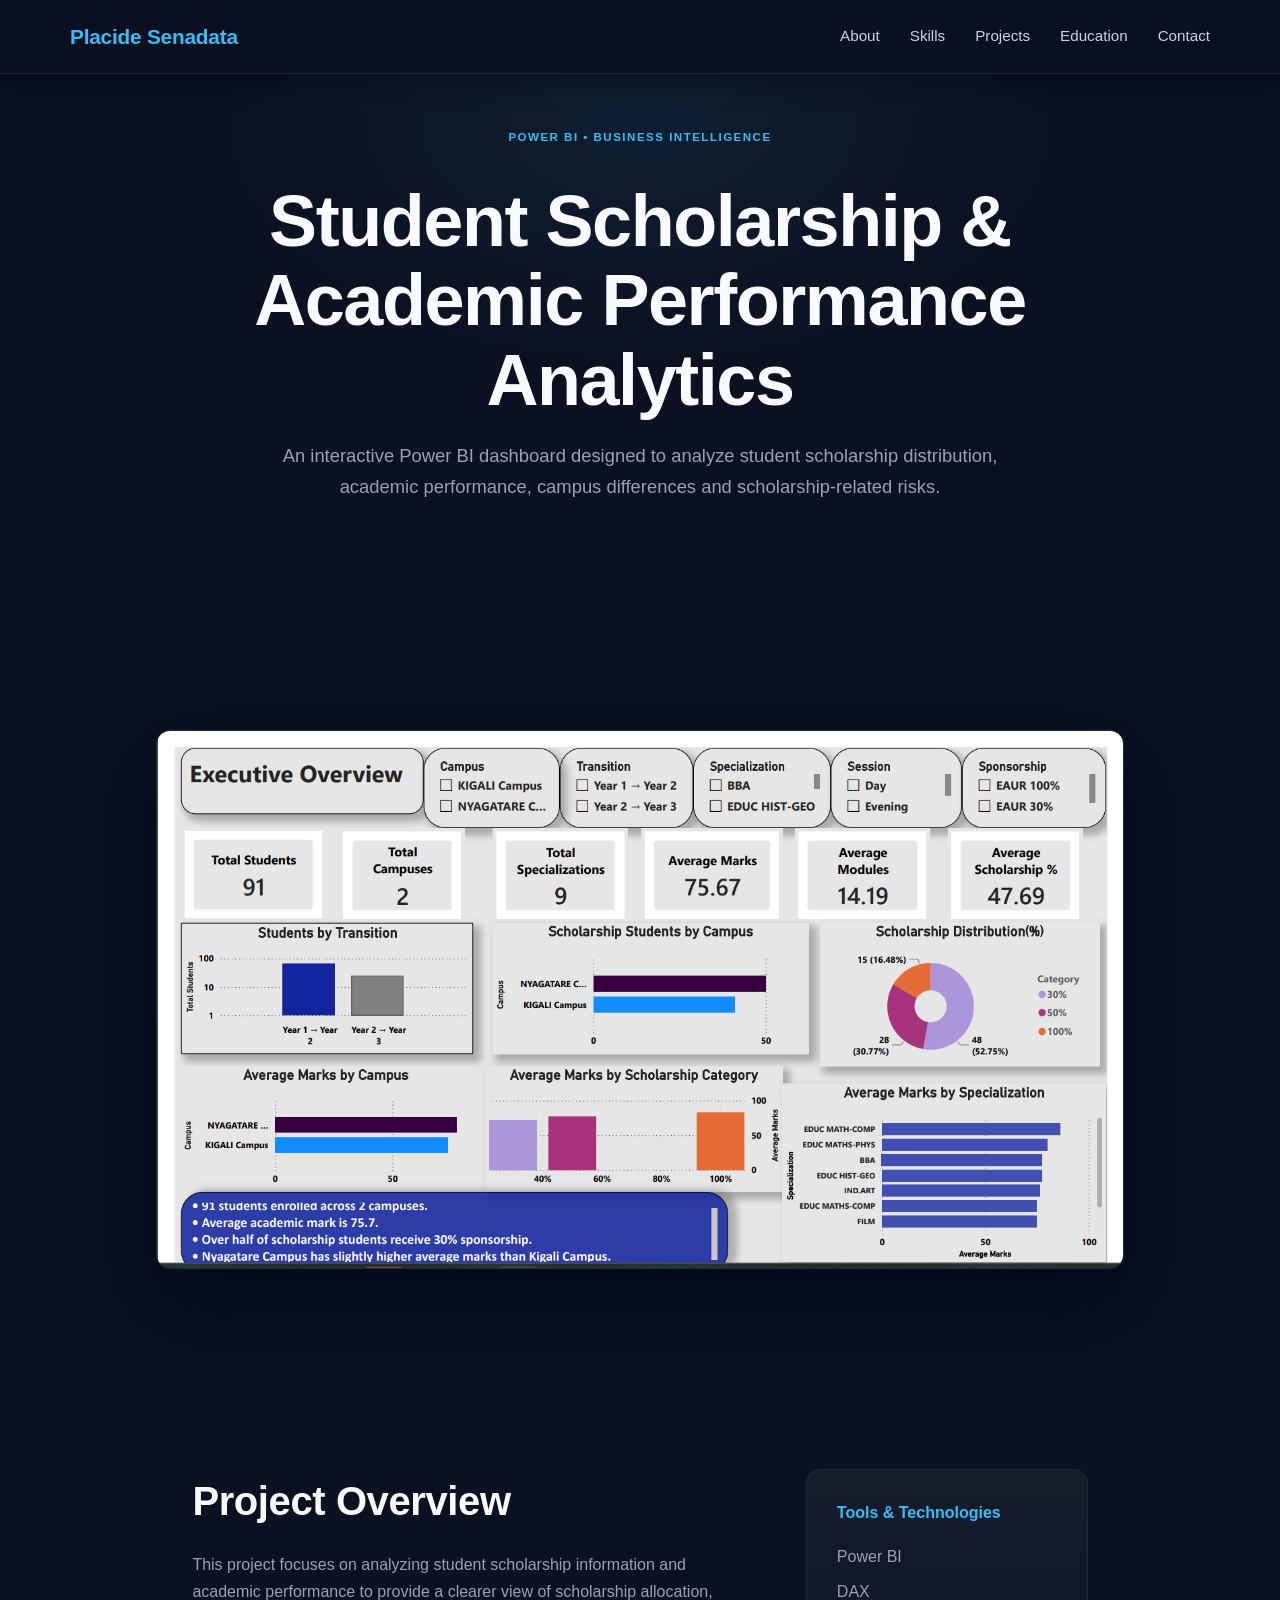
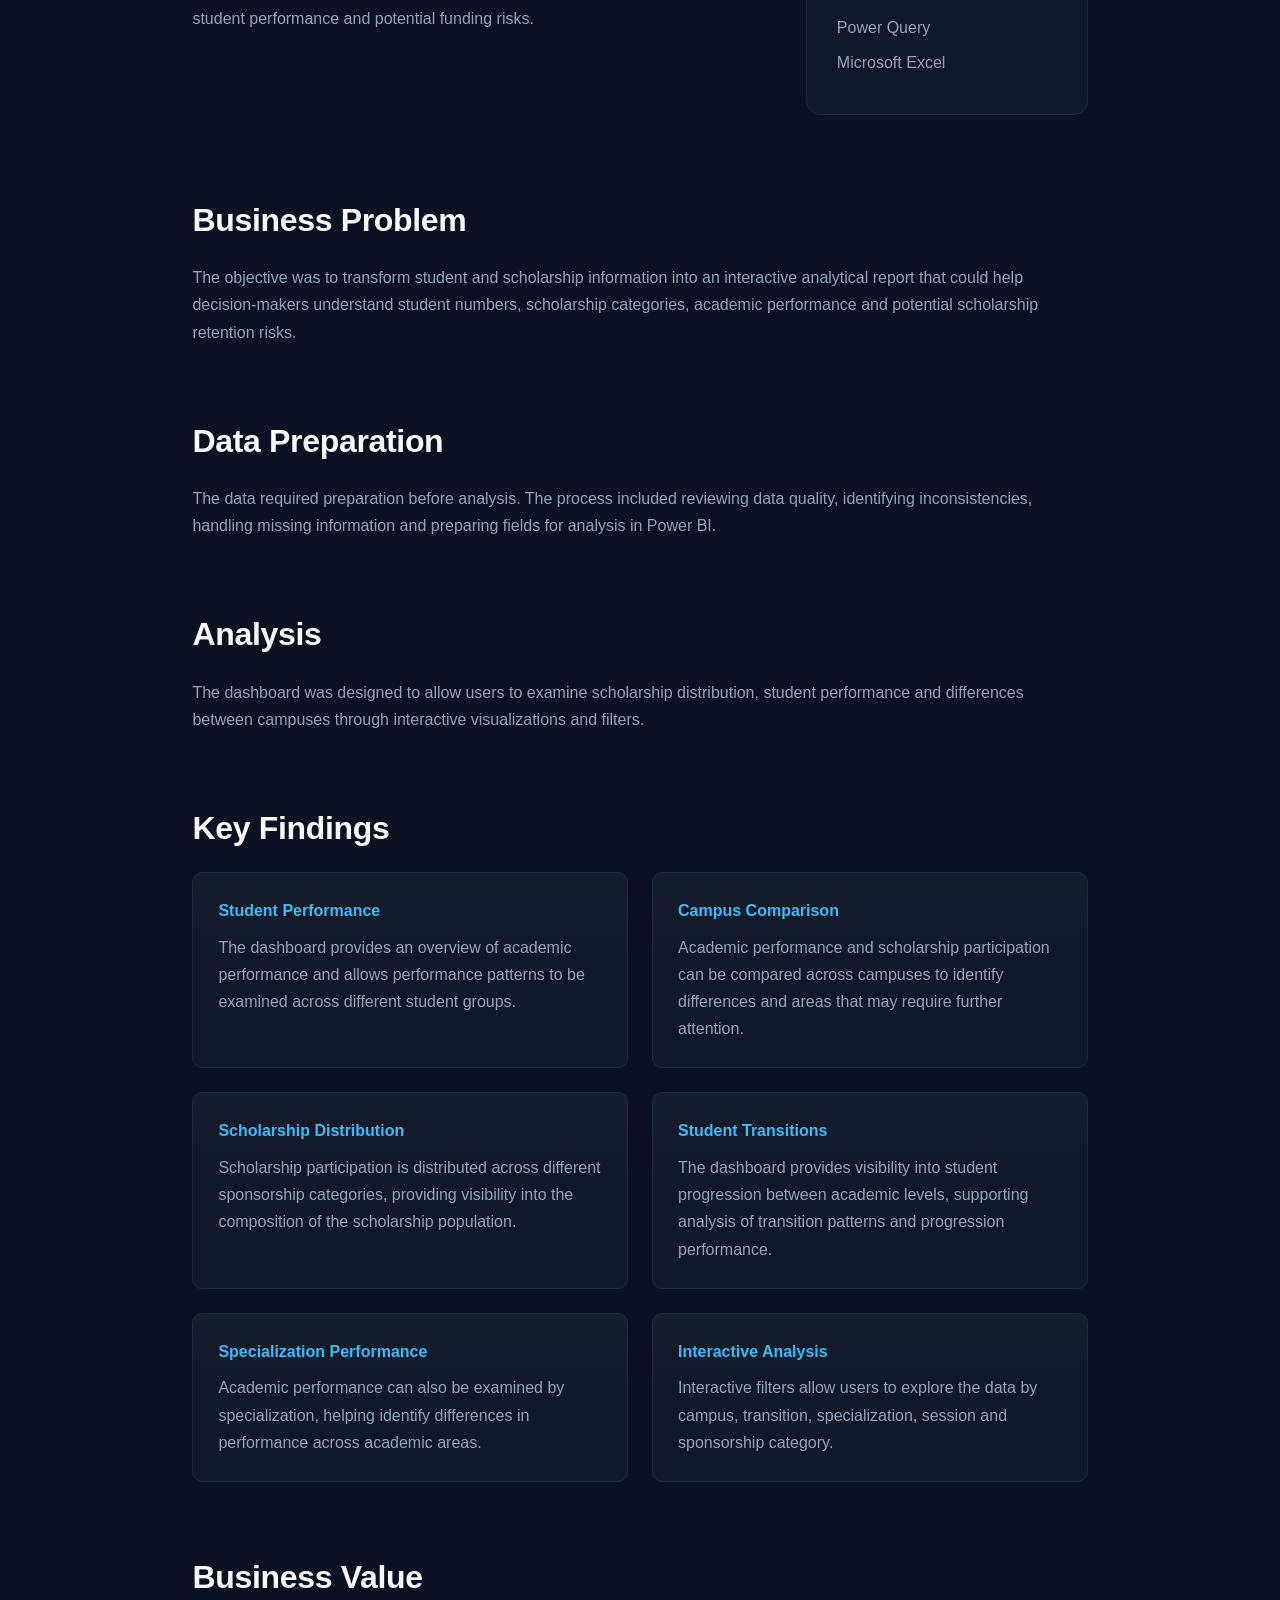
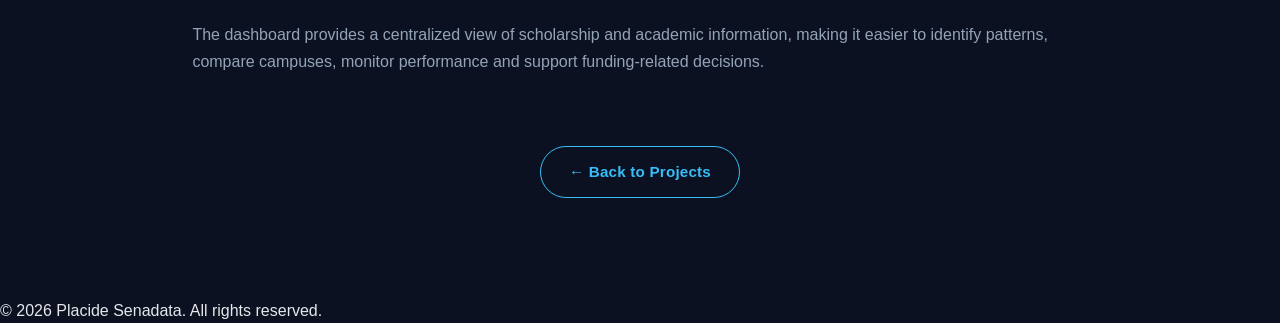
<file: projects/scholarship-dashboard.html>
<!DOCTYPE html>
<html lang="en">

<head>

    <meta charset="UTF-8">

    <meta name="viewport" content="width=device-width, initial-scale=1.0">

    <meta name="description" content="Case study of an interactive Power BI dashboard analyzing student scholarship distribution, academic performance and campus differences.">

    <title>
        Student Scholarship & Academic Performance | Placide Senadata
    </title>

    <link rel="stylesheet" href="../style.css">

</head>


<body>

    <!-- Navigation -->

    <header>

        <nav>

            <a href="../index.html" class="logo">
                Placide Senadata
            </a>

            <button class="nav-toggle" aria-label="Toggle navigation" aria-expanded="false" aria-controls="nav-menu">
                <span></span>
                <span></span>
                <span></span>
            </button>

            <div class="nav-links" id="nav-menu">

                <a href="../index.html#about">About</a>

                <a href="../index.html#skills">Skills</a>

                <a href="../index.html#projects">Projects</a>

                <a href="../index.html#education">Education</a>

                <a href="../index.html#contact">Contact</a>

            </div>

        </nav>

    </header>


    <!-- Project Hero -->

    <main>

        <section class="project-hero">

            <p class="project-type">
                POWER BI • BUSINESS INTELLIGENCE
            </p>

            <h1>
                Student Scholarship & Academic
                Performance Analytics
            </h1>

            <p>
                An interactive Power BI dashboard designed to analyze
                student scholarship distribution, academic performance,
                campus differences and scholarship-related risks.
            </p>

        </section>


        <!-- Dashboard -->

        <section class="case-study-dashboard">

            <img
                src="../assets/images/scholarship-dashboard.png"
                alt="Student Scholarship and Academic Performance Power BI Dashboard"
            >

        </section>


        <!-- Project Information -->

        <section class="case-study">

            <div class="case-study-grid">

                <div>

                    <h2>Project Overview</h2>

                    <p>
                        This project focuses on analyzing student scholarship
                        information and academic performance to provide a
                        clearer view of scholarship allocation, student
                        performance and potential funding risks.
                    </p>

                </div>


                <div class="project-details">

                    <h3>Tools & Technologies</h3>

                    <p>Power BI</p>
                    <p>DAX</p>
                    <p>Power Query</p>
                    <p>Microsoft Excel</p>

                </div>

            </div>


            <!-- Business Problem -->

            <div class="case-study-section">

                <h2>Business Problem</h2>

                <p>
                    The objective was to transform student and scholarship
                    information into an interactive analytical report that
                    could help decision-makers understand student numbers,
                    scholarship categories, academic performance and
                    potential scholarship retention risks.
                </p>

            </div>


            <!-- Data Preparation -->

            <div class="case-study-section">

                <h2>Data Preparation</h2>

                <p>
                    The data required preparation before analysis.
                    The process included reviewing data quality,
                    identifying inconsistencies, handling missing
                    information and preparing fields for analysis in
                    Power BI.
                </p>

            </div>


            <!-- Analysis -->

            <div class="case-study-section">

                <h2>Analysis</h2>

                <p>
                    The dashboard was designed to allow users to examine
                    scholarship distribution, student performance and
                    differences between campuses through interactive
                    visualizations and filters.
                </p>

            </div>


            <!-- Key Findings -->

<div class="case-study-section">

    <h2>Key Findings</h2>

    <div class="findings-grid">

        <div class="finding">

            <h3>Student Performance</h3>

            <p>
                The dashboard provides an overview of academic performance
                and allows performance patterns to be examined across
                different student groups.
            </p>

        </div>


        <div class="finding">

            <h3>Campus Comparison</h3>

            <p>
                Academic performance and scholarship participation can be
                compared across campuses to identify differences and
                areas that may require further attention.
            </p>

        </div>


        <div class="finding">

            <h3>Scholarship Distribution</h3>

            <p>
                Scholarship participation is distributed across different
                sponsorship categories, providing visibility into the
                composition of the scholarship population.
            </p>

        </div>


        <div class="finding">

            <h3>Student Transitions</h3>

            <p>
                The dashboard provides visibility into student progression
                between academic levels, supporting analysis of transition
                patterns and progression performance.
            </p>

        </div>


        <div class="finding">

            <h3>Specialization Performance</h3>

            <p>
                Academic performance can also be examined by specialization,
                helping identify differences in performance across academic
                areas.
            </p>

        </div>


        <div class="finding">

            <h3>Interactive Analysis</h3>

            <p>
                Interactive filters allow users to explore the data by
                campus, transition, specialization, session and sponsorship
                category.
            </p>

        </div>

    </div>

</div>


            <!-- Business Value -->

            <div class="case-study-section">

                <h2>Business Value</h2>

                <p>
                    The dashboard provides a centralized view of
                    scholarship and academic information, making it
                    easier to identify patterns, compare campuses,
                    monitor performance and support funding-related
                    decisions.
                </p>

            </div>


            <!-- Back -->

            <div class="back-projects">

                <a href="../index.html#projects">
                    ← Back to Projects
                </a>

            </div>

        </section>

    </main>


    <footer>

        <p>
            © 2026 Placide Senadata. All rights reserved.
        </p>

    </footer>

    <script src="../script.js"></script>

</body>

</html>
</file>
<file: style.css>
/* =========================================
   DESIGN TOKENS
========================================= */

:root {
    /* Colors */
    --bg-primary: #0b1120;
    --bg-secondary: #080d18;
    --surface: #111827;
    --surface-tag: #172033;
    --border: #1e293b;

    --text-primary: #f8fafc;
    --text-secondary: #e5e7eb;
    --text-dim: #cbd5e1;
    --text-muted: #94a3b8;

    --accent: #38bdf8;
    --accent-hover: #0ea5e9;
    --accent-contrast: #07111f;
    --accent-soft: rgba(56, 189, 248, 0.08);
    --accent-border: rgba(56, 189, 248, 0.35);
    --grad-accent: linear-gradient(135deg, #38bdf8, #0ea5e9);

    /* Typography */
    --font-sans: -apple-system, BlinkMacSystemFont, "Segoe UI", Roboto,
                 "Helvetica Neue", Arial, sans-serif;

    /* Radius */
    --radius-sm: 6px;
    --radius-md: 10px;
    --radius-lg: 14px;
    --radius-pill: 999px;

    /* Shadows */
    --shadow-sm: 0 2px 10px rgba(2, 6, 23, 0.4);
    --shadow-md: 0 14px 34px rgba(2, 6, 23, 0.5);
    --shadow-lg: 0 24px 60px rgba(2, 6, 23, 0.65);
    --shadow-accent: 0 10px 26px rgba(56, 189, 248, 0.25);

    /* Layout */
    --container-max: 1200px;
    --section-padding: 100px;
    --section-padding-mobile: 80px;

    /* Motion */
    --transition: 0.3s ease;
    --transition-fast: 0.2s ease;
}


/* =========================================
   RESET & BASE
========================================= */

* {
    margin: 0;
    padding: 0;
    box-sizing: border-box;
}

html {
    scroll-behavior: smooth;
}

body {
    font-family: var(--font-sans);
    background: var(--bg-primary);
    color: var(--text-secondary);
    line-height: 1.6;
    -webkit-font-smoothing: antialiased;
    text-rendering: optimizeLegibility;
}

a {
    color: inherit;
    text-decoration: none;
}

img {
    max-width: 100%;
}

section {
    padding: var(--section-padding) 8%;
    scroll-margin-top: 80px;
}

::selection {
    background: rgba(56, 189, 248, 0.3);
}

:focus-visible {
    outline: 2px solid var(--accent);
    outline-offset: 3px;
}

@media (prefers-reduced-motion: reduce) {
    html {
        scroll-behavior: auto;
    }

    *,
    *::before,
    *::after {
        animation-duration: 0.01ms !important;
        animation-iteration-count: 1 !important;
        transition-duration: 0.01ms !important;
    }

    .hero-video {
        display: none;
    }
}


/* =========================================
   NAVIGATION
========================================= */

header {
    position: fixed;
    top: 0;
    left: 0;
    width: 100%;
    z-index: 1000;
    background: rgba(11, 17, 32, 0.85);
    -webkit-backdrop-filter: blur(12px);
    backdrop-filter: blur(12px);
    border-bottom: 1px solid var(--border);
    box-shadow: 0 8px 24px rgba(2, 6, 23, 0.35);
}

nav {
    max-width: var(--container-max);
    margin: 0 auto;
    padding: 20px 30px;

    display: flex;
    justify-content: space-between;
    align-items: center;
    gap: 20px;
}

.logo {
    font-size: 1.3rem;
    font-weight: 700;
    letter-spacing: -0.01em;
    color: var(--accent);
}

.nav-links {
    display: flex;
    gap: 30px;
}

.nav-links a {
    position: relative;
    padding: 4px 0;

    color: var(--text-dim);
    font-size: 0.95rem;
    font-weight: 500;

    transition: color var(--transition-fast);
}

.nav-links a::after {
    content: "";
    position: absolute;
    left: 0;
    bottom: -2px;
    width: 100%;
    height: 2px;
    background: var(--accent);
    border-radius: var(--radius-pill);
    transform: scaleX(0);
    transform-origin: left;
    transition: transform var(--transition);
}

.nav-links a:hover {
    color: var(--accent);
}

.nav-links a:hover::after {
    transform: scaleX(1);
}

/* Hamburger toggle - desktop hidden, shown on small screens */

.nav-toggle {
    display: none;
}


/* =========================================
   HERO
========================================= */

.hero {
    position: relative;
    min-height: 100vh;
    overflow: hidden;

    display: flex;
    align-items: center;
    justify-content: center;

    text-align: center;

    background:
        radial-gradient(1200px 600px at 15% 10%, rgba(56, 189, 248, 0.12), transparent 55%),
        radial-gradient(1000px 500px at 85% 85%, rgba(14, 165, 233, 0.1), transparent 55%),
        var(--bg-primary);
}

.hero-video {
    position: absolute;
    inset: 0;
    z-index: 0;
    overflow: hidden;
    pointer-events: none;
}

.hero-video video {
    width: 100%;
    height: 100%;
    object-fit: cover;
    display: block;
}

.hero-overlay {
    position: absolute;
    inset: 0;
    z-index: 2;
    pointer-events: none;
    background:
        radial-gradient(1100px 640px at 50% 42%, rgba(8, 12, 24, 0.82), transparent 72%),
        linear-gradient(180deg, rgba(11, 17, 32, 0.55), rgba(11, 17, 32, 0.7));
}

.hero::before {
    content: "";
    position: absolute;
    inset: 0;
    z-index: 1;
    background-image:
        linear-gradient(rgba(148, 163, 184, 0.05) 1px, transparent 1px),
        linear-gradient(90deg, rgba(148, 163, 184, 0.05) 1px, transparent 1px);
    background-size: 52px 52px;
    -webkit-mask-image: radial-gradient(ellipse at center, #000 25%, transparent 72%);
    mask-image: radial-gradient(ellipse at center, #000 25%, transparent 72%);
}

.hero::after {
    content: "";
    position: absolute;
    left: 0;
    right: 0;
    bottom: 0;
    height: 140px;
    z-index: 2;
    background: linear-gradient(to bottom, transparent, var(--bg-primary));
    pointer-events: none;
}

.hero-content {
    position: relative;
    z-index: 3;
    max-width: 900px;
    padding: 120px 16px 40px;
}

.hero-scroll {
    position: absolute;
    bottom: 26px;
    left: 50%;
    width: 26px;
    height: 42px;
    margin-left: -13px;
    z-index: 3;
    border: 2px solid rgba(148, 163, 184, 0.45);
    border-radius: 999px;
    pointer-events: none;
}

.hero-scroll::before {
    content: "";
    position: absolute;
    top: 8px;
    left: 50%;
    width: 4px;
    height: 8px;
    margin-left: -2px;
    border-radius: 2px;
    background: var(--accent);
    animation: hero-scroll-pulse 2.2s ease-in-out infinite;
}

@keyframes hero-scroll-pulse {
    0%   { transform: translateY(0); opacity: 1; }
    50%  { transform: translateY(10px); opacity: 0.3; }
    100% { transform: translateY(0); opacity: 1; }
}

.intro {
    display: inline-block;
    padding: 8px 18px;
    border-radius: var(--radius-pill);
    border: 1px solid var(--accent-border);
    background: rgba(56, 189, 248, 0.1);
    color: var(--accent);
    font-size: 0.78rem;
    font-weight: 600;
    letter-spacing: 2.5px;
    text-transform: uppercase;
    margin-bottom: 22px;
    -webkit-backdrop-filter: blur(6px);
    backdrop-filter: blur(6px);
    box-shadow: 0 2px 12px rgba(56, 189, 248, 0.12);
}

.hero h1 {
    font-size: clamp(3rem, 8vw, 6rem);
    line-height: 1.02;
    letter-spacing: -0.03em;
    margin-bottom: 22px;
    color: var(--text-primary);
    font-weight: 800;
    text-shadow: 0 2px 24px rgba(2, 6, 23, 0.45);
}

.hero h2 {
    font-size: clamp(1.2rem, 2.4vw, 1.5rem);
    font-weight: 600;
    letter-spacing: 0.4px;
    margin-bottom: 28px;
    background-image: linear-gradient(90deg, #38bdf8, #818cf8);
    -webkit-background-clip: text;
    background-clip: text;
    -webkit-text-fill-color: transparent;
    color: transparent;
}

@supports not ((-webkit-background-clip: text) or (background-clip: text)) {
    .hero h2 {
        color: var(--accent);
    }
}

.hero-description {
    font-size: 1.2rem;
    color: var(--text-secondary);
    line-height: 1.7;
    max-width: 680px;
    margin: 0 auto 32px;
    text-shadow: 0 1px 12px rgba(2, 6, 23, 0.4);
}

.hero-tools {
    display: flex;
    justify-content: center;
    flex-wrap: wrap;
    gap: 10px;
    margin-bottom: 40px;
}

.hero-tools span {
    padding: 7px 16px;
    border-radius: var(--radius-pill);
    border: 1px solid var(--border);
    background: rgba(11, 17, 32, 0.55);
    -webkit-backdrop-filter: blur(6px);
    backdrop-filter: blur(6px);
    color: var(--text-dim);
    font-size: 0.82rem;
    font-weight: 500;
    letter-spacing: 0.3px;
    transition:
        border-color var(--transition),
        color var(--transition),
        transform var(--transition);
}

.hero-tools span:hover {
    border-color: var(--accent-border);
    color: var(--accent);
    transform: translateY(-2px);
}

.hero-buttons {
    display: flex;
    justify-content: center;
    gap: 16px;
    flex-wrap: wrap;
}


/* =========================================
   BUTTONS
========================================= */

.hero-buttons a,
.back-projects a {
    display: inline-block;
    padding: 13px 28px;
    border-radius: var(--radius-pill);
    border: 1px solid var(--accent);
    font-size: 0.95rem;
    font-weight: 600;
    letter-spacing: 0.2px;
    transition:
        transform var(--transition),
        box-shadow var(--transition),
        background-color var(--transition),
        color var(--transition),
        border-color var(--transition);
}

.hero-buttons a:first-child {
    background: var(--grad-accent);
    border-color: transparent;
    color: var(--accent-contrast);
    box-shadow: 0 4px 18px rgba(56, 189, 248, 0.25);
}

.hero-buttons a:last-child {
    background: var(--accent-soft);
    border-color: var(--accent-border);
    color: var(--text-dim);
}

.hero-buttons a:hover,
.back-projects a:hover {
    transform: translateY(-3px);
}

.hero-buttons a:first-child:hover {
    box-shadow: 0 8px 28px rgba(56, 189, 248, 0.45);
}

.hero-buttons a:last-child:hover,
.back-projects a:hover {
    background: var(--grad-accent);
    border-color: transparent;
    color: var(--accent-contrast);
    box-shadow: var(--shadow-accent);
}

.back-projects a {
    color: var(--accent);
}


/* Hero CTA polish (scoped to hero only — .back-projects untouched) */

.hero-buttons a {
    padding: 15px 34px;
    font-size: 1rem;
    letter-spacing: 0.3px;
}

.hero-buttons a:first-child {
    box-shadow:
        0 4px 18px rgba(56, 189, 248, 0.28),
        inset 0 1px 0 rgba(255, 255, 255, 0.18);
}

.hero-buttons a:last-child {
    background: rgba(255, 255, 255, 0.05);
    border-color: rgba(56, 189, 248, 0.45);
    color: var(--text-secondary);
    -webkit-backdrop-filter: blur(6px);
    backdrop-filter: blur(6px);
}

.hero-buttons a:first-child:hover {
    box-shadow:
        0 10px 30px rgba(56, 189, 248, 0.45),
        inset 0 1px 0 rgba(255, 255, 255, 0.2);
}

.hero-buttons a:last-child:hover {
    background: var(--accent-soft);
    border-color: var(--accent);
    color: var(--accent);
}

.hero-buttons a:focus-visible {
    outline: 2px solid var(--accent);
    outline-offset: 3px;
}


/* =========================================
   SECTION HEADINGS
========================================= */

section h2 {
    text-align: center;
    font-size: clamp(1.75rem, 3.5vw, 2.5rem);
    letter-spacing: -0.01em;
    margin-bottom: 50px;
    color: var(--text-primary);
}

.section-header {
    text-align: center;
    max-width: 900px;
    margin: 0 auto 50px;
}

.section-header h2 {
    margin-bottom: 16px;
}

.section-label {
    color: var(--accent);
    font-size: 0.72rem;
    font-weight: 700;
    letter-spacing: 2px;
    text-transform: uppercase;
    margin-bottom: 12px;
}

.section-description {
    color: var(--text-muted);
    font-size: 1.05rem;
    line-height: 1.7;
}


/* =========================================
   ABOUT / PROFESSIONAL PROFILE
========================================= */

#about {
    background:
        radial-gradient(900px 400px at 85% 15%, rgba(56, 189, 248, 0.07), transparent 55%),
        linear-gradient(180deg, var(--bg-secondary) 0%, var(--bg-primary) 100%);
}

.about-grid {
    max-width: var(--container-max);
    margin: 0 auto;

    display: grid;
    grid-template-columns: 1.1fr 1fr;
    gap: 64px;
    align-items: center;
}

/* Left: heading & introduction */

.about-intro .section-label {
    margin-bottom: 16px;
}

.about-intro h2 {
    text-align: left;
    margin-bottom: 24px;
}

.about-intro h2::after {
    content: "";
    display: block;
    width: 56px;
    height: 3px;
    margin-top: 18px;
    border-radius: 3px;
    background: linear-gradient(90deg, var(--accent), transparent);
}

.about-intro > p {
    color: var(--text-muted);
    font-size: 1.05rem;
    line-height: 1.75;
    margin-bottom: 18px;
}

.about-intro > p:last-child {
    margin-bottom: 0;
}

/* Right: professional profile card */

.about-profile {
    background: linear-gradient(180deg, rgba(255, 255, 255, 0.02), transparent 45%), var(--surface);
    border: 1px solid var(--border);
    border-radius: var(--radius-lg);
    padding: 34px 32px;
    box-shadow: var(--shadow-md);

    transition:
        border-color var(--transition),
        box-shadow var(--transition);
}

.about-profile:hover {
    border-color: var(--accent-border);
    box-shadow: var(--shadow-lg);
}

.about-profile h3 {
    color: var(--text-primary);
    font-size: 1.2rem;
    letter-spacing: -0.01em;
    margin-bottom: 24px;
    padding-bottom: 16px;
    border-bottom: 1px solid var(--border);
}

.about-photo {
    width: 120px;
    height: 120px;
    border-radius: 50%;
    object-fit: cover;
    border: 2px solid var(--accent-border);
    display: block;
    margin: 0 auto 20px;
    box-shadow: var(--shadow-md);
    background: var(--surface-tag);
}

.profile-list {
    list-style: none;
    display: flex;
    flex-direction: column;
    gap: 22px;
}

.profile-list li {
    display: flex;
    align-items: flex-start;
    gap: 16px;
}

.profile-icon {
    flex-shrink: 0;

    width: 40px;
    height: 40px;

    display: flex;
    align-items: center;
    justify-content: center;

    border-radius: var(--radius-md);
    border: 1px solid var(--accent-border);
    background: var(--accent-soft);

    color: var(--accent);
}

.profile-icon svg {
    width: 18px;
    height: 18px;
    display: block;
}

.profile-text {
    display: flex;
    flex-direction: column;
    gap: 4px;
    padding-top: 3px;
}

.profile-label {
    color: var(--text-muted);
    font-size: 0.72rem;
    font-weight: 700;
    letter-spacing: 1.6px;
    text-transform: uppercase;
}

.profile-value {
    color: var(--text-primary);
    font-size: 1rem;
    font-weight: 600;
    line-height: 1.5;
}


/* =========================================
   SKILLS / TECHNICAL CAPABILITIES
========================================= */

.skills-grid {
    max-width: var(--container-max);
    margin: 0 auto;

    display: grid;
    grid-template-columns: repeat(3, 1fr);
    gap: 24px;
}

.skill-card {
    display: flex;
    flex-direction: column;

    padding: 30px 28px;

    background: linear-gradient(180deg, rgba(255, 255, 255, 0.02), transparent 45%), var(--surface);
    border: 1px solid var(--border);
    border-radius: var(--radius-lg);

    transition:
        transform var(--transition),
        border-color var(--transition),
        box-shadow var(--transition);
}

.skill-card:hover {
    transform: translateY(-5px);
    border-color: var(--accent-border);
    box-shadow: var(--shadow-md);
}

/* Core tools (Power BI, Excel, SQL) receive stronger emphasis */

.skill-card-core {
    background: linear-gradient(180deg, rgba(56, 189, 248, 0.07), transparent 45%), var(--surface);
    border-color: rgba(56, 189, 248, 0.28);
}

.skill-card-core:hover {
    border-color: var(--accent);
    box-shadow: var(--shadow-accent);
}

.skill-top {
    display: flex;
    align-items: center;
    justify-content: space-between;
    gap: 16px;
    margin-bottom: 22px;
}

.skill-icon {
    flex-shrink: 0;

    width: 44px;
    height: 44px;

    display: flex;
    align-items: center;
    justify-content: center;

    border-radius: var(--radius-md);
    border: 1px solid var(--border);
    background: var(--bg-primary);

    color: var(--accent);
}

.skill-card-core .skill-icon {
    border-color: var(--accent-border);
    background: var(--accent-soft);
}

.skills-grid .skill-icon svg {
    width: 20px;
    height: 20px;
    max-width: 20px;
    max-height: 20px;
    display: block;
}

.skill-badge {
    white-space: nowrap;

    padding: 5px 11px;

    border: 1px solid var(--border);
    border-radius: var(--radius-pill);
    background: rgba(255, 255, 255, 0.02);

    color: var(--text-muted);
    font-size: 0.62rem;
    font-weight: 700;
    letter-spacing: 1px;
    text-transform: uppercase;
}

.skill-card-core .skill-badge {
    border-color: var(--accent-border);
    background: var(--accent-soft);
    color: var(--accent);
}

.skill-card h3 {
    color: var(--text-primary);
    font-size: 1.25rem;
    letter-spacing: -0.01em;
    margin-bottom: 8px;
}

.skill-category {
    color: var(--accent);
    font-size: 0.78rem;
    font-weight: 600;
    letter-spacing: 0.5px;
    text-transform: uppercase;
    margin-bottom: 14px;
}

.skill-desc {
    margin-top: auto;

    color: var(--text-muted);
    font-size: 0.95rem;
    line-height: 1.7;
}


/* =========================================
   PROJECTS
========================================= */

#projects {
    background:
        radial-gradient(900px 400px at 85% 0%, rgba(56, 189, 248, 0.07), transparent 55%),
        linear-gradient(180deg, var(--bg-secondary) 0%, var(--bg-primary) 100%);
}

.projects-container {
    max-width: var(--container-max);
    margin: 0 auto;

    display: grid;
    grid-template-columns: repeat(3, 1fr);
    gap: 28px;
}

/* --- Project Card --- */

.project-card {
    display: flex;
    flex-direction: column;
    overflow: hidden;

    background: linear-gradient(180deg, rgba(255, 255, 255, 0.02), transparent 45%), var(--surface);
    border: 1px solid var(--border);
    border-radius: var(--radius-lg);

    transition:
        transform var(--transition),
        border-color var(--transition),
        box-shadow var(--transition);
}

.project-card:hover {
    transform: translateY(-6px);
    border-color: var(--accent-border);
    box-shadow:
        0 16px 40px rgba(2, 6, 23, 0.6),
        0 0 0 1px rgba(56, 189, 248, 0.12),
        var(--shadow-accent);
}

.project-card:focus-within {
    border-color: var(--accent-border);
    box-shadow: var(--shadow-md);
}

/* --- Image --- */

.project-image {
    position: relative;
    width: 100%;
    aspect-ratio: 16 / 10;
    overflow: hidden;
    background: var(--bg-primary);
    border-bottom: 1px solid var(--border);
}

.project-image img {
    width: 100%;
    height: 100%;
    object-fit: cover;
    display: block;
    transition: transform 0.5s ease;
}

.project-card:hover .project-image img {
    transform: scale(1.05);
}

.project-image-badge {
    position: absolute;
    top: 14px;
    right: 14px;
    padding: 5px 12px;
    border-radius: var(--radius-pill);
    background: rgba(11, 17, 32, 0.75);
    -webkit-backdrop-filter: blur(8px);
    backdrop-filter: blur(8px);
    border: 1px solid rgba(56, 189, 248, 0.25);
    color: var(--accent);
    font-size: 0.68rem;
    font-weight: 700;
    letter-spacing: 0.8px;
    text-transform: uppercase;
    pointer-events: none;
}

/* --- Content --- */

.project-content {
    flex: 1;
    display: flex;
    flex-direction: column;
    padding: 24px 26px 28px;
}

.project-meta {
    margin-bottom: 14px;
}

.project-category {
    color: var(--accent);
    font-size: 0.7rem;
    font-weight: 700;
    letter-spacing: 1.4px;
    text-transform: uppercase;
}

.project-card h3 {
    color: var(--text-primary);
    font-size: 1.18rem;
    letter-spacing: -0.01em;
    line-height: 1.35;
    margin-bottom: 10px;
}

.project-context {
    color: var(--text-dim);
    font-size: 0.88rem;
    font-weight: 500;
    line-height: 1.55;
    margin-bottom: 14px;
    padding-bottom: 14px;
    border-bottom: 1px solid var(--border);
}

.project-desc {
    color: var(--text-muted);
    font-size: 0.92rem;
    line-height: 1.7;
    margin-bottom: 18px;
}

.project-notice {
    font-size: 0.82rem;
    color: var(--text-dim);
    border-left: 3px solid var(--accent);
    padding-left: 12px;
}

.project-tags {
    margin-bottom: 22px;
}

.project-tags span {
    display: inline-block;

    padding: 5px 12px;
    margin: 4px 6px 4px 0;

    border-radius: var(--radius-pill);
    border: 1px solid var(--border);

    background: var(--surface-tag);
    color: var(--accent);

    font-size: 0.75rem;
    font-weight: 600;
    letter-spacing: 0.2px;
}

/* --- CTA Link --- */

.project-link {
    display: inline-flex;
    align-items: center;
    justify-content: center;
    gap: 8px;
    margin-top: auto;
    align-self: flex-start;

    padding: 11px 22px;
    border-radius: var(--radius-pill);
    background: var(--grad-accent);
    border: 1px solid transparent;
    box-shadow: 0 4px 16px rgba(56, 189, 248, 0.25);

    color: var(--accent-contrast);
    font-size: 0.88rem;
    font-weight: 600;
    letter-spacing: 0.2px;
    text-decoration: none;

    transition:
        transform var(--transition),
        box-shadow var(--transition),
        background-color var(--transition),
        color var(--transition),
        border-color var(--transition);
}

.project-link svg {
    flex-shrink: 0;
    width: 15px;
    height: 15px;
    transition: transform var(--transition);
}

.project-link:hover {
    transform: translateY(-2px);
    box-shadow: 0 8px 28px rgba(56, 189, 248, 0.45);
}

.project-link:hover svg {
    transform: translateX(3px);
}

.project-link:focus-visible {
    outline: 2px solid var(--accent);
    outline-offset: 3px;
}


/* =========================================
   EDUCATION & PROFESSIONAL DEVELOPMENT
========================================= */

.education-section {
    background:
        radial-gradient(900px 400px at 15% 100%, rgba(56, 189, 248, 0.06), transparent 55%),
        linear-gradient(180deg, var(--bg-secondary) 0%, var(--bg-primary) 100%);
}

.education-groups {
    max-width: 880px;
    margin: 0 auto;
    display: flex;
    flex-direction: column;
    gap: 48px;
}

/* --- Group Header --- */

.education-group-header {
    display: flex;
    align-items: center;
    gap: 14px;
    margin-bottom: 24px;
}

.education-group-icon {
    flex-shrink: 0;
    width: 36px;
    height: 36px;
    display: flex;
    align-items: center;
    justify-content: center;
    border-radius: var(--radius-md);
    border: 1px solid var(--accent-border);
    background: var(--accent-soft);
    color: var(--accent);
}

.education-group-icon svg {
    width: 17px;
    height: 17px;
    display: block;
}

.education-group-header h3 {
    color: var(--text-primary);
    font-size: 1.1rem;
    letter-spacing: -0.01em;
}

/* --- Timeline --- */

.education-timeline {
    position: relative;
    padding-left: 28px;
}

.education-timeline::before {
    content: "";
    position: absolute;
    left: 5px;
    top: 10px;
    bottom: 10px;
    width: 2px;
    border-radius: 2px;
    background: linear-gradient(to bottom, var(--accent-border), rgba(56, 189, 248, 0.08) 80%, transparent);
}

/* --- Card --- */

.education-card {
    position: relative;
    margin-bottom: 20px;
}

.education-card:last-child {
    margin-bottom: 0;
}

.education-card-marker {
    position: absolute;
    left: -28px;
    top: 26px;
    width: 12px;
    height: 12px;
    border-radius: 50%;
    background: var(--bg-primary);
    border: 2px solid var(--accent);
    box-shadow: 0 0 0 3px rgba(56, 189, 248, 0.12);
    z-index: 1;
    transition:
        background-color var(--transition),
        box-shadow var(--transition);
}

.education-card:hover .education-card-marker {
    background: var(--accent);
    box-shadow:
        0 0 0 3px rgba(56, 189, 248, 0.2),
        0 0 12px rgba(56, 189, 248, 0.4);
}

.education-card-body {
    padding: 24px 26px;
    background: linear-gradient(180deg, rgba(255, 255, 255, 0.02), transparent 45%), var(--surface);
    border: 1px solid var(--border);
    border-radius: var(--radius-lg);
    transition:
        border-color var(--transition),
        box-shadow var(--transition);
}

.education-card:hover .education-card-body {
    border-color: var(--accent-border);
    box-shadow: var(--shadow-sm);
}

/* --- Badge --- */

.education-badge {
    display: inline-block;
    padding: 4px 11px;
    margin-bottom: 12px;
    border: 1px solid var(--accent-border);
    border-radius: var(--radius-pill);
    background: var(--accent-soft);
    color: var(--accent);
    font-size: 0.68rem;
    font-weight: 600;
    letter-spacing: 1px;
    text-transform: uppercase;
}

/* --- Title & Institution --- */

.education-card h4 {
    color: var(--text-primary);
    font-size: 1.12rem;
    letter-spacing: -0.01em;
    line-height: 1.4;
    margin-bottom: 4px;
}

.education-institution {
    color: var(--accent);
    font-size: 0.9rem;
    font-weight: 600;
    margin-bottom: 12px;
}

.education-desc {
    color: var(--text-muted);
    font-size: 0.92rem;
    line-height: 1.7;
    margin-bottom: 14px;
}

.education-desc:last-child {
    margin-bottom: 0;
}

/* --- Tags --- */

.education-tags {
    display: flex;
    flex-wrap: wrap;
    gap: 6px;
}

.education-tags span {
    display: inline-block;
    padding: 4px 10px;
    border-radius: var(--radius-pill);
    border: 1px solid var(--border);
    background: var(--surface-tag);
    color: var(--text-dim);
    font-size: 0.72rem;
    font-weight: 500;
    letter-spacing: 0.2px;
}


/* =========================================
   CERTIFICATIONS
========================================= */

.certifications-section {
    background:
        radial-gradient(900px 400px at 85% 0%, rgba(56, 189, 248, 0.06), transparent 55%),
        linear-gradient(180deg, var(--bg-primary) 0%, var(--bg-secondary) 100%);
}

.certifications-grid {
    max-width: 720px;
    margin: 0 auto;
    display: grid;
    gap: 28px;
}

/* --- Card --- */

.certification-card {
    display: grid;
    grid-template-columns: 320px 1fr;
    gap: 36px;
    align-items: start;
    padding: 32px;
    background: linear-gradient(180deg, rgba(255, 255, 255, 0.02), transparent 45%), var(--surface);
    border: 1px solid var(--border);
    border-radius: var(--radius-lg);
    transition:
        border-color var(--transition),
        box-shadow var(--transition);
}

.certification-card:hover {
    border-color: var(--accent-border);
    box-shadow: var(--shadow-sm);
}

/* --- Image --- */

.certification-image-link {
    display: block;
    position: relative;
    border-radius: var(--radius-md);
    overflow: hidden;
    cursor: pointer;
    border: none;
    padding: 0;
    background: none;
    width: 100%;
}

.certification-image {
    width: 100%;
    height: auto;
    display: block;
    border-radius: var(--radius-md);
    transition: transform var(--transition);
}

.certification-image-link:hover .certification-image {
    transform: scale(1.03);
}

.certification-image-overlay {
    position: absolute;
    inset: 0;
    display: flex;
    align-items: center;
    justify-content: center;
    gap: 8px;
    background: rgba(11, 17, 32, 0.75);
    backdrop-filter: blur(4px);
    color: var(--text-primary);
    font-size: 0.88rem;
    font-weight: 600;
    letter-spacing: 0.3px;
    opacity: 0;
    transition: opacity var(--transition);
}

.certification-image-link:hover .certification-image-overlay {
    opacity: 1;
}

/* --- Document Preview --- */

.certification-document-link {
    display: flex;
    flex-direction: column;
    align-items: center;
    justify-content: center;
    gap: 12px;
    min-height: 220px;
    padding: 28px 24px;
    border-radius: var(--radius-md);
    border: 1px solid var(--border);
    background:
        radial-gradient(220px 140px at 50% 0%, rgba(56, 189, 248, 0.12), transparent 70%),
        var(--surface-tag);
    text-align: center;
    transition:
        border-color var(--transition),
        transform var(--transition);
}

.certification-document-link:hover {
    border-color: var(--accent-border);
    transform: translateY(-2px);
}

.certification-document-link:focus-visible {
    outline: 2px solid var(--accent);
    outline-offset: 3px;
}

.certification-document-icon {
    width: 54px;
    height: 54px;
    color: var(--accent);
    opacity: 0.9;
}

.certification-document-title {
    color: var(--text-primary);
    font-size: 0.95rem;
    font-weight: 600;
    letter-spacing: 0.2px;
}

.certification-document-meta {
    color: var(--text-muted);
    font-size: 0.78rem;
    line-height: 1.6;
}

/* --- Details --- */

.certification-details {
    display: flex;
    flex-direction: column;
    gap: 0;
}

.certification-badge {
    display: inline-block;
    padding: 4px 11px;
    margin-bottom: 12px;
    border: 1px solid var(--accent-border);
    border-radius: var(--radius-pill);
    background: var(--accent-soft);
    color: var(--accent);
    font-size: 0.68rem;
    font-weight: 600;
    letter-spacing: 1px;
    text-transform: uppercase;
    width: fit-content;
}

.certification-card h4 {
    color: var(--text-primary);
    font-size: 1.2rem;
    letter-spacing: -0.01em;
    line-height: 1.4;
    margin-bottom: 4px;
}

.certification-issuer {
    color: var(--accent);
    font-size: 0.9rem;
    font-weight: 600;
    margin-bottom: 12px;
}

.certification-desc {
    color: var(--text-muted);
    font-size: 0.92rem;
    line-height: 1.7;
    margin-bottom: 14px;
}

/* --- Meta --- */

.certification-meta {
    display: flex;
    flex-wrap: wrap;
    gap: 16px;
    margin-bottom: 14px;
}

.certification-date {
    display: inline-flex;
    align-items: center;
    gap: 6px;
    color: var(--text-dim);
    font-size: 0.85rem;
    font-weight: 500;
}

.certification-date svg {
    flex-shrink: 0;
    color: var(--accent);
    opacity: 0.7;
}

/* --- Tags --- */

.certification-tags {
    display: flex;
    flex-wrap: wrap;
    gap: 6px;
    margin-bottom: 20px;
}

.certification-tags span {
    display: inline-block;
    padding: 4px 10px;
    border-radius: var(--radius-pill);
    border: 1px solid var(--border);
    background: var(--surface-tag);
    color: var(--text-dim);
    font-size: 0.72rem;
    font-weight: 500;
    letter-spacing: 0.2px;
}

/* --- Links --- */

.certification-links {
    display: flex;
    flex-wrap: wrap;
    gap: 12px;
}

.certification-btn-primary {
    display: inline-flex;
    align-items: center;
    gap: 8px;
    padding: 11px 24px;
    border-radius: var(--radius-pill);
    background: var(--grad-accent);
    border: 1px solid transparent;
    box-shadow: 0 4px 18px rgba(56, 189, 248, 0.28),
                inset 0 1px 0 rgba(255, 255, 255, 0.18);
    color: var(--accent-contrast);
    font-size: 0.88rem;
    font-weight: 600;
    letter-spacing: 0.2px;
    text-decoration: none;
    transition:
        transform var(--transition),
        box-shadow var(--transition);
}

.certification-btn-primary svg {
    flex-shrink: 0;
    width: 14px;
    height: 14px;
}

.certification-btn-primary:hover {
    transform: translateY(-2px);
    box-shadow: 0 8px 28px rgba(56, 189, 248, 0.45),
                inset 0 1px 0 rgba(255, 255, 255, 0.2);
}

.certification-btn-primary:focus-visible {
    outline: 2px solid var(--accent);
    outline-offset: 3px;
}

/* --- Lightbox --- */

.cert-lightbox {
    position: fixed;
    inset: 0;
    z-index: 1000;
    display: flex;
    align-items: center;
    justify-content: center;
    padding: 40px;
    background: rgba(11, 17, 32, 0.92);
    backdrop-filter: blur(12px);
    opacity: 0;
    visibility: hidden;
    transition:
        opacity 0.3s ease,
        visibility 0.3s ease;
}

.cert-lightbox[hidden] {
    display: flex;
    opacity: 0;
    visibility: hidden;
    pointer-events: none;
}

.cert-lightbox.active {
    opacity: 1;
    visibility: visible;
    pointer-events: auto;
}

.cert-lightbox-close {
    position: absolute;
    top: 20px;
    right: 24px;
    width: 44px;
    height: 44px;
    display: flex;
    align-items: center;
    justify-content: center;
    border-radius: var(--radius-md);
    border: 1px solid var(--border);
    background: rgba(17, 24, 39, 0.8);
    color: var(--text-secondary);
    cursor: pointer;
    transition:
        border-color var(--transition),
        color var(--transition);
}

.cert-lightbox-close:hover {
    border-color: var(--accent-border);
    color: var(--accent);
}

.cert-lightbox-image {
    max-width: 90vw;
    max-height: 85vh;
    border-radius: var(--radius-lg);
    box-shadow: var(--shadow-lg);
    object-fit: contain;
}


/* =========================================
   CONTACT
========================================= */

.contact-section {
    background:
        radial-gradient(900px 500px at 15% 100%, rgba(56, 189, 248, 0.06), transparent 55%),
        linear-gradient(180deg, var(--bg-primary), var(--bg-secondary));
}

/* --- Two-Column Layout --- */

.contact-layout {
    display: grid;
    grid-template-columns: 1fr 1fr;
    gap: 36px;
    max-width: var(--container-max);
    margin: 0 auto;
    align-items: start;
}

/* --- Left: CTA --- */

.contact-cta {
    padding: 36px 34px;
    background: linear-gradient(180deg, rgba(255, 255, 255, 0.02), transparent 45%), var(--surface);
    border: 1px solid var(--border);
    border-radius: var(--radius-lg);
    display: flex;
    flex-direction: column;
    gap: 28px;
}

.contact-cta-text {
    color: var(--text-muted);
    font-size: 1rem;
    line-height: 1.75;
}

.contact-cta-buttons {
    display: flex;
    flex-wrap: wrap;
    gap: 14px;
}

.contact-btn-primary {
    display: inline-flex;
    align-items: center;
    gap: 8px;
    padding: 13px 28px;
    border-radius: var(--radius-pill);
    background: var(--grad-accent);
    border: 1px solid transparent;
    box-shadow: 0 4px 18px rgba(56, 189, 248, 0.28),
                inset 0 1px 0 rgba(255, 255, 255, 0.18);

    color: var(--accent-contrast);
    font-size: 0.95rem;
    font-weight: 600;
    letter-spacing: 0.2px;
    text-decoration: none;

    transition:
        transform var(--transition),
        box-shadow var(--transition);
}

.contact-btn-primary svg {
    flex-shrink: 0;
    width: 15px;
    height: 15px;
    transition: transform var(--transition);
}

.contact-btn-primary:hover {
    transform: translateY(-2px);
    box-shadow: 0 8px 28px rgba(56, 189, 248, 0.45),
                inset 0 1px 0 rgba(255, 255, 255, 0.2);
}

.contact-btn-primary:hover svg {
    transform: translateX(3px);
}

.contact-btn-primary:focus-visible {
    outline: 2px solid var(--accent);
    outline-offset: 3px;
}

.contact-btn-secondary {
    display: inline-flex;
    align-items: center;
    padding: 13px 28px;
    border-radius: var(--radius-pill);
    background: rgba(255, 255, 255, 0.05);
    border: 1px solid rgba(56, 189, 248, 0.45);

    color: var(--text-secondary);
    font-size: 0.95rem;
    font-weight: 600;
    letter-spacing: 0.2px;
    text-decoration: none;

    transition:
        transform var(--transition),
        box-shadow var(--transition),
        background-color var(--transition),
        color var(--transition),
        border-color var(--transition);
}

.contact-btn-secondary:hover {
    transform: translateY(-2px);
    background: var(--accent-soft);
    border-color: var(--accent);
    color: var(--accent);
}

.contact-btn-secondary:focus-visible {
    outline: 2px solid var(--accent);
    outline-offset: 3px;
}

/* --- Right: Contact Info Card --- */

.contact-info {
    padding: 36px 34px;
    background: linear-gradient(180deg, rgba(56, 189, 248, 0.04), transparent 60%), var(--surface);
    border: 1px solid rgba(56, 189, 248, 0.2);
    border-radius: var(--radius-lg);
    display: flex;
    flex-direction: column;
    gap: 0;
}

.contact-info-row {
    display: flex;
    align-items: center;
    gap: 16px;
    padding: 20px 0;
    border-bottom: 1px solid var(--border);
}

.contact-info-row:first-child {
    padding-top: 0;
}

.contact-info-row:last-child {
    border-bottom: none;
    padding-bottom: 0;
}

.contact-info-icon {
    flex-shrink: 0;
    width: 42px;
    height: 42px;
    display: flex;
    align-items: center;
    justify-content: center;
    border-radius: var(--radius-md);
    border: 1px solid var(--accent-border);
    background: var(--accent-soft);
    color: var(--accent);
}

.contact-info-icon svg {
    width: 19px;
    height: 19px;
    display: block;
}

.contact-info-text {
    display: flex;
    flex-direction: column;
    gap: 3px;
    min-width: 0;
}

.contact-info-label {
    color: var(--text-muted);
    font-size: 0.7rem;
    font-weight: 700;
    letter-spacing: 1.2px;
    text-transform: uppercase;
}

.contact-info-value {
    color: var(--text-primary);
    font-size: 0.95rem;
    font-weight: 500;
    text-decoration: none;
    transition: color var(--transition-fast);
    word-break: break-all;
}

a.contact-info-value:hover {
    color: var(--accent);
}

a.contact-info-value:focus-visible {
    outline: 2px solid var(--accent);
    outline-offset: 3px;
    border-radius: 2px;
}

/* --- Availability Banner --- */

.contact-availability {
    max-width: var(--container-max);
    margin: 32px auto 0;
    padding: 32px 40px;
    text-align: center;

    background: linear-gradient(180deg, rgba(56, 189, 248, 0.07), transparent 60%), var(--surface);
    border: 1px solid rgba(56, 189, 248, 0.2);
    border-radius: var(--radius-lg);
}

.contact-availability h3 {
    color: var(--text-primary);
    font-size: 1.2rem;
    margin-bottom: 12px;
}

.contact-availability p {
    margin: 0;
    color: var(--text-dim);
    line-height: 1.7;
}


/* =========================================
   FOOTER
========================================= */

.site-footer {
    background: var(--bg-secondary);
    border-top: 1px solid var(--border);
}

.footer-main {
    display: grid;
    grid-template-columns: 1.4fr 1fr 1fr;
    gap: 40px;
    max-width: var(--container-max);
    margin: 0 auto;
    padding: 52px 8% 40px;
}

/* --- Brand Column --- */

.footer-logo {
    display: inline-block;
    color: var(--accent);
    font-size: 1.2rem;
    font-weight: 700;
    letter-spacing: -0.01em;
    text-decoration: none;
    margin-bottom: 6px;
    transition: color var(--transition-fast);
}

.footer-logo:hover {
    color: var(--accent-hover);
}

.footer-role {
    color: var(--text-dim);
    font-size: 0.88rem;
    font-weight: 500;
    margin-bottom: 14px;
}

.footer-statement {
    color: var(--text-muted);
    font-size: 0.88rem;
    line-height: 1.65;
    max-width: 320px;
}

/* --- Navigation & Connect Columns --- */

.footer-nav h4,
.footer-connect h4 {
    color: var(--text-primary);
    font-size: 0.82rem;
    font-weight: 700;
    letter-spacing: 1px;
    text-transform: uppercase;
    margin-bottom: 18px;
}

.footer-nav ul,
.footer-connect ul {
    list-style: none;
    display: flex;
    flex-direction: column;
    gap: 10px;
}

.footer-nav a,
.footer-connect a {
    color: var(--text-muted);
    font-size: 0.9rem;
    font-weight: 400;
    text-decoration: none;
    transition: color var(--transition-fast);
}

.footer-nav a:hover,
.footer-connect a:hover {
    color: var(--accent);
}

.footer-nav a:focus-visible,
.footer-connect a:focus-visible {
    outline: 2px solid var(--accent);
    outline-offset: 3px;
    border-radius: 2px;
}

/* --- Divider & Bottom Bar --- */

.footer-bottom {
    display: flex;
    align-items: center;
    justify-content: space-between;
    max-width: var(--container-max);
    margin: 0 auto;
    padding: 20px 8%;
    border-top: 1px solid var(--border);
}

.footer-copyright {
    color: var(--text-muted);
    font-size: 0.82rem;
}

.footer-top {
    display: inline-flex;
    align-items: center;
    gap: 6px;
    color: var(--text-muted);
    font-size: 0.82rem;
    font-weight: 500;
    text-decoration: none;
    transition: color var(--transition-fast);
}

.footer-top svg {
    transition: transform var(--transition);
}

.footer-top:hover {
    color: var(--accent);
}

.footer-top:hover svg {
    transform: translateY(-2px);
}

.footer-top:focus-visible {
    outline: 2px solid var(--accent);
    outline-offset: 3px;
    border-radius: 2px;
}


/* =========================================
   PROJECT CASE STUDY
========================================= */

.project-hero {
    position: relative;
    min-height: 70vh;

    display: flex;
    flex-direction: column;
    justify-content: center;

    max-width: 1000px;
    margin: 0 auto;

    text-align: center;

    background:
        radial-gradient(700px 400px at 50% 20%, rgba(56, 189, 248, 0.08), transparent 60%);
}

.project-hero h1 {
    font-size: clamp(2.4rem, 6vw, 4.5rem);
    line-height: 1.1;
    letter-spacing: -0.02em;
    margin: 20px 0;
    color: var(--text-primary);
}

.project-hero > p:last-child {
    max-width: 800px;
    margin: 0 auto;

    color: var(--text-muted);
    font-size: 1.15rem;
    line-height: 1.7;
}

.project-type {
    color: var(--accent);
    font-size: 0.72rem;
    font-weight: 700;
    letter-spacing: 1.5px;
    text-transform: uppercase;
}

.project-hero .project-type {
    margin-bottom: 16px;
}


/* Dashboard image */

.case-study-dashboard img {
    display: block;

    width: 90%;
    max-width: 1200px;

    margin: 0 auto;

    border-radius: var(--radius-lg);

    border: 1px solid var(--border);

    box-shadow:
        0 30px 80px rgba(2, 6, 23, 0.7),
        0 0 0 1px rgba(56, 189, 248, 0.04);
}


/* Case study content */

.case-study {
    max-width: 1100px;
    margin: 0 auto;
}

.case-study-grid {
    display: grid;
    grid-template-columns: 2fr 1fr;
    gap: 50px;
    margin-bottom: 80px;
}

.case-study h2 {
    text-align: left;
    margin-bottom: 18px;
}

.case-study p {
    color: var(--text-muted);
    line-height: 1.7;
}

.project-details {
    background: linear-gradient(180deg, rgba(255, 255, 255, 0.02), transparent 45%), var(--surface);
    padding: 30px;
    border-radius: var(--radius-lg);
    border: 1px solid var(--border);
    align-self: start;
}

.project-details h3 {
    color: var(--accent);
    font-size: 1rem;
    margin-bottom: 18px;
}

.project-details h3 + h3 {
    margin-top: 26px;
    padding-top: 24px;
    border-top: 1px solid var(--border);
}

.project-details p {
    margin-bottom: 8px;
}


/* Sections */

.case-study-section {
    margin-bottom: 70px;
}

.case-study-section h2 {
    font-size: clamp(1.5rem, 3vw, 2rem);
}


/* Findings */

.findings-grid {
    display: grid;
    grid-template-columns: repeat(2, 1fr);
    gap: 24px;
}

.finding {
    background: linear-gradient(180deg, rgba(255, 255, 255, 0.02), transparent 45%), var(--surface);
    padding: 25px;
    border-radius: var(--radius-md);
    border: 1px solid var(--border);

    transition:
        transform var(--transition),
        border-color var(--transition),
        box-shadow var(--transition);
}

.finding:hover {
    transform: translateY(-3px);
    border-color: var(--accent-border);
    box-shadow: var(--shadow-sm);
}

.finding h3 {
    color: var(--accent);
    font-size: 1rem;
    margin-bottom: 10px;
}

.finding p {
    line-height: 1.7;
}


/* Project metrics */

.project-metrics {
    display: grid;
    grid-template-columns: repeat(3, 1fr);
    gap: 20px;
    margin: 20px 0;
}

.project-metric {
    background: linear-gradient(180deg, rgba(255, 255, 255, 0.02), transparent 45%), var(--surface);
    padding: 22px;
    border-radius: var(--radius-md);
    border: 1px solid var(--border);
}

.project-metric-value {
    display: block;
    color: var(--accent);
    font-size: clamp(1.35rem, 2.6vw, 1.9rem);
    font-weight: 700;
    letter-spacing: -0.02em;
    line-height: 1.15;
    margin-bottom: 6px;
}

.project-metric-label {
    display: block;
    color: var(--text-muted);
    font-size: 0.82rem;
    line-height: 1.5;
}


/* Project tables */

.project-table-wrap {
    margin: 20px 0;
    overflow-x: auto;
    -webkit-overflow-scrolling: touch;
    border: 1px solid var(--border);
    border-radius: var(--radius-md);
    background: var(--surface);
}

.project-table {
    width: 100%;
    min-width: 440px;
    border-collapse: collapse;
    font-size: 0.9rem;
}

.project-table caption {
    padding: 14px 18px;
    border-bottom: 1px solid var(--border);
    color: var(--text-dim);
    font-size: 0.82rem;
    font-weight: 600;
    text-align: left;
}

.project-table th,
.project-table td {
    padding: 12px 18px;
    border-bottom: 1px solid var(--border);
    text-align: left;
}

.project-table thead th {
    background: var(--surface-tag);
    color: var(--accent);
    font-size: 0.76rem;
    font-weight: 700;
    letter-spacing: 0.5px;
    text-transform: uppercase;
}

.project-table tbody tr:last-child th,
.project-table tbody tr:last-child td {
    border-bottom: none;
}

.project-table tbody td {
    color: var(--text-muted);
}

.project-table tbody td:first-child {
    color: var(--text-dim);
    font-weight: 500;
}

.project-table--matrix {
    min-width: 520px;
}

.project-table--matrix th,
.project-table--matrix td {
    text-align: center;
}

.project-table--matrix tbody th {
    background: transparent;
    color: var(--text-dim);
    font-size: 0.9rem;
    font-weight: 500;
    letter-spacing: normal;
    text-align: left;
    text-transform: none;
}

.project-table--matrix tbody td {
    color: var(--text-primary);
    font-size: 1.05rem;
    font-weight: 600;
}


/* Project content helpers */

.project-callout {
    margin: 20px 0;
    padding: 16px 18px;
    border-left: 3px solid var(--accent);
    border-radius: var(--radius-sm);
    background: var(--accent-soft);
    color: var(--text-dim);
    font-size: 0.9rem;
    line-height: 1.7;
}

.project-callout strong {
    color: var(--text-primary);
}

.project-subheading {
    margin: 30px 0 10px;
    color: var(--accent);
    font-size: 1rem;
}

.project-list {
    margin: 16px 0 0;
    padding-left: 22px;
    color: var(--text-muted);
    line-height: 1.7;
}

.project-list li {
    margin-bottom: 10px;
}

.project-list li:last-child {
    margin-bottom: 0;
}

.project-list strong {
    color: var(--text-primary);
}

.project-source-link {
    color: var(--accent);
    font-weight: 600;
    text-decoration: underline;
    text-underline-offset: 3px;
}

.project-source-link:hover {
    color: var(--accent-hover);
}


/* Back button */

.back-projects {
    text-align: center;
    margin-top: 50px;
}


/* =========================================
   RESPONSIVE
========================================= */

@media (max-width: 900px) {

    .about-grid {
        grid-template-columns: 1fr;
        gap: 48px;
    }

    .projects-container {
        grid-template-columns: 1fr 1fr;
        gap: 22px;
    }

    .project-metrics {
        grid-template-columns: repeat(2, 1fr);
    }

    .skills-grid {
        grid-template-columns: 1fr 1fr;
    }

    .contact-layout {
        grid-template-columns: 1fr 1fr;
    }

    .footer-main {
        grid-template-columns: 1fr 1fr;
        gap: 32px;
        padding: 44px 6% 36px;
    }

    .footer-brand {
        grid-column: 1 / -1;
    }

}

@media (max-width: 700px) {

    .case-study-grid {
        grid-template-columns: 1fr;
    }

    .findings-grid {
        grid-template-columns: 1fr;
    }

    .case-study-dashboard img {
        width: 94%;
    }

}

@media (max-width: 650px) {

    section {
        padding: var(--section-padding-mobile) 6%;
    }

    /* Hero */

    .hero-video {
        display: none;
    }

    /* Mobile navigation */

    header {
        background: rgba(11, 17, 32, 0.92);
    }

    nav {
        flex-wrap: wrap;
        justify-content: space-between;
        gap: 10px 16px;
        padding: 14px 20px;
    }

    .nav-toggle {
        display: inline-flex;
        flex-direction: column;
        justify-content: center;
        gap: 5px;

        width: 42px;
        height: 42px;
        padding: 10px;

        background: transparent;
        border: 1px solid var(--border);
        border-radius: var(--radius-md);
        cursor: pointer;

        transition: border-color var(--transition-fast);
    }

    .nav-toggle:hover {
        border-color: var(--accent-border);
    }

    .nav-toggle span {
        display: block;
        width: 100%;
        height: 2px;
        border-radius: 2px;
        background: var(--text-dim);
        transition:
            transform var(--transition),
            opacity var(--transition),
            background-color var(--transition);
    }

    .nav-toggle[aria-expanded="true"] span {
        background: var(--accent);
    }

    .nav-toggle[aria-expanded="true"] span:nth-child(1) {
        transform: translateY(7px) rotate(45deg);
    }

    .nav-toggle[aria-expanded="true"] span:nth-child(2) {
        opacity: 0;
    }

    .nav-toggle[aria-expanded="true"] span:nth-child(3) {
        transform: translateY(-7px) rotate(-45deg);
    }

    .nav-links {
        flex-basis: 100%;
        display: none;
        flex-direction: column;
        gap: 2px;
        padding-top: 10px;
        border-top: 1px solid var(--border);
    }

    .nav-links.open {
        display: flex;
    }

    .nav-links a {
        display: block;
        padding: 12px 14px;
        border-radius: var(--radius-md);
        font-size: 0.95rem;
    }

    .nav-links a::after {
        display: none;
    }

    .nav-links a:hover {
        color: var(--accent);
        background: var(--accent-soft);
    }

    /* Hero */

    .hero-content {
        padding-top: 110px;
    }

    .hero h1 {
        font-size: clamp(2.5rem, 12vw, 3rem);
    }

    .hero h2 {
        font-size: 1.1rem;
    }

    .hero-description {
        font-size: 1.05rem;
    }

    .hero-scroll {
        display: none;
    }

    .hero-tools span {
        padding: 6px 13px;
        font-size: 0.78rem;
    }

    .hero-buttons a {
        padding: 12px 22px;
    }

    /* Grids */

    .about-grid,
    .skills-grid,
    .projects-container,
    .contact-layout {
        grid-template-columns: 1fr;
    }

    .projects-container {
        gap: 24px;
    }

    .project-content {
        padding: 20px 22px 24px;
    }

    .project-link {
        width: 100%;
        justify-content: center;
    }

    .project-metrics {
        grid-template-columns: 1fr;
    }

    .project-table th,
    .project-table td {
        padding: 10px 12px;
    }

    .about-profile {
        padding: 26px 22px;
    }

    /* Timeline */

    .education-timeline {
        padding-left: 24px;
    }

    .education-card-marker {
        left: -24px;
        width: 10px;
        height: 10px;
    }

    .education-card-body {
        padding: 20px 20px;
    }

    /* Certifications */

    .certification-card {
        grid-template-columns: 1fr;
        gap: 24px;
        padding: 24px;
    }

    .certification-image-link {
        max-width: 360px;
    }

    .certification-document-link {
        width: 100%;
        max-width: 360px;
    }

    .cert-lightbox {
        padding: 24px;
    }

    .cert-lightbox-image {
        max-width: 95vw;
    }

    /* Footer */

    .footer-main {
        grid-template-columns: 1fr;
        gap: 28px;
        padding: 36px 6% 30px;
    }

    .footer-brand {
        grid-column: auto;
    }

    .footer-bottom {
        flex-direction: column;
        gap: 14px;
        text-align: center;
        padding: 18px 6%;
    }

}

@media (max-width: 480px) {

    .hero-buttons a {
        width: 100%;
        max-width: 280px;
    }

}
</file>
